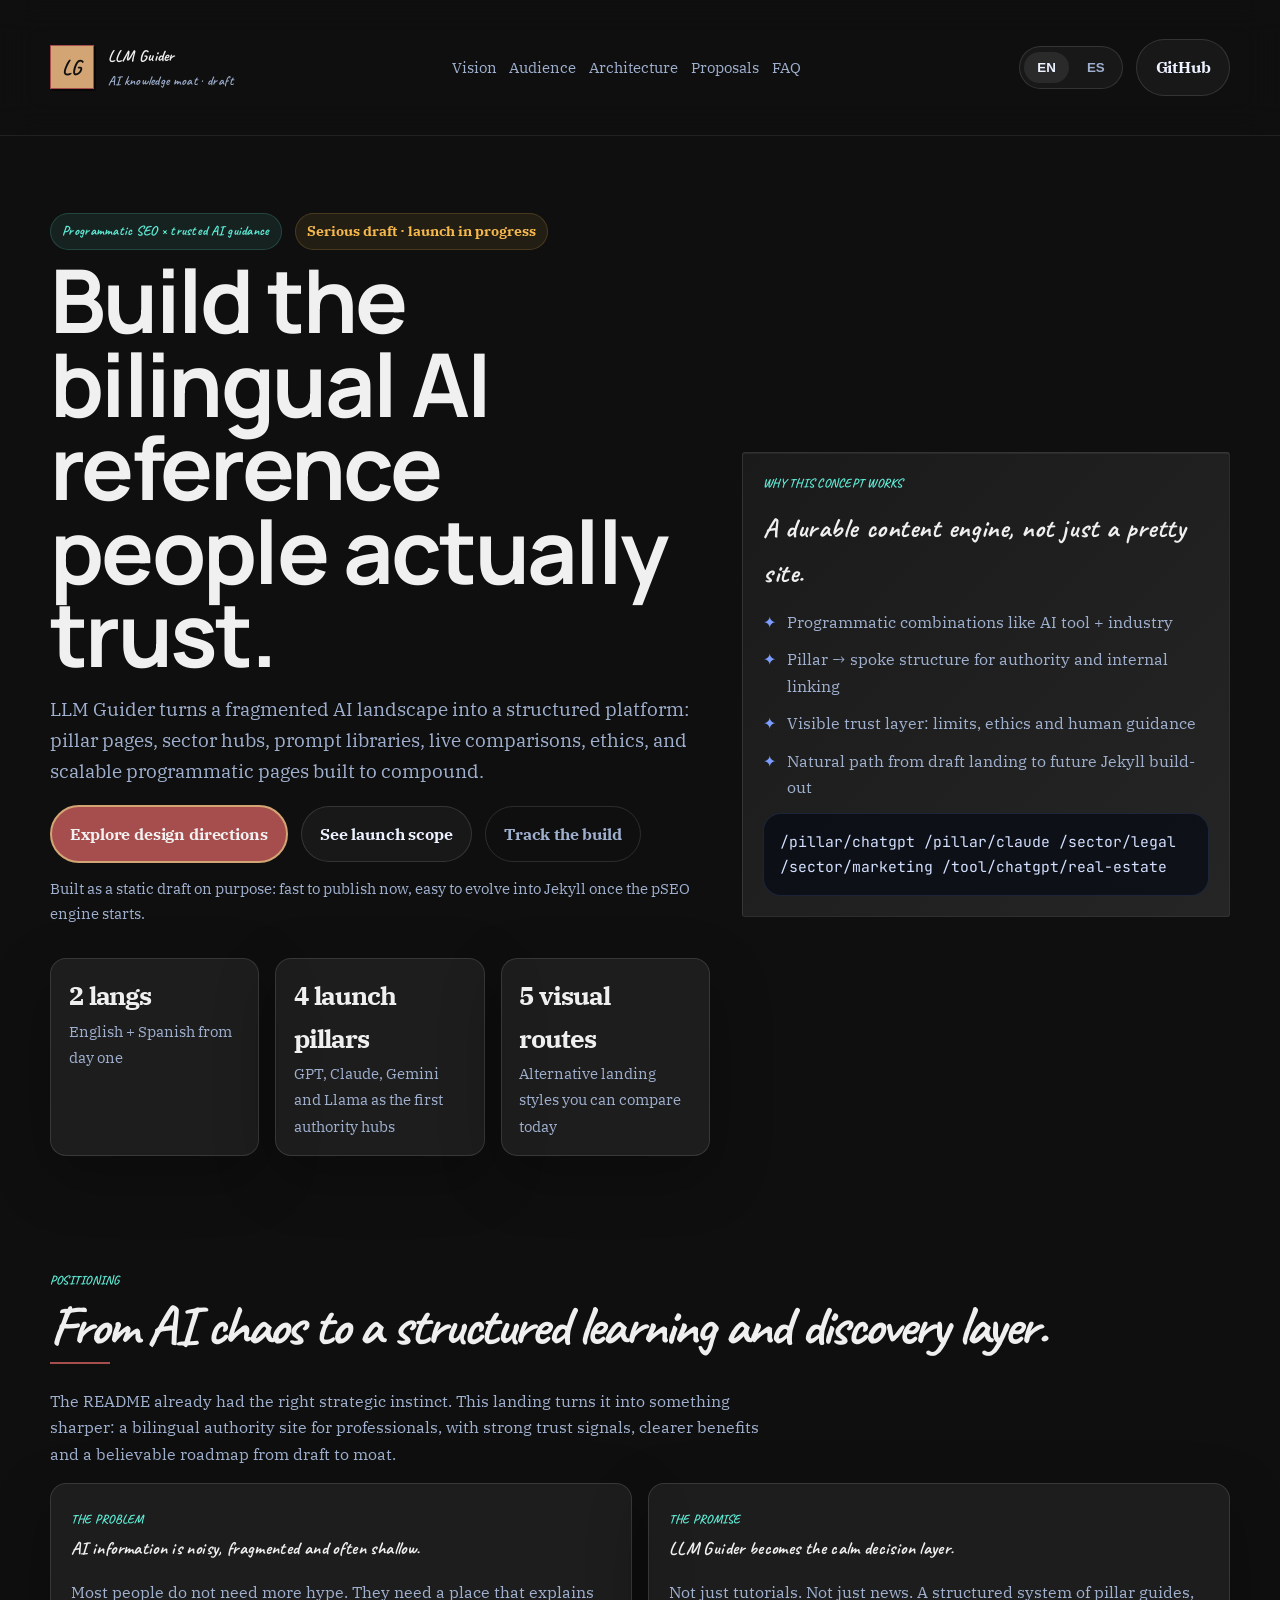
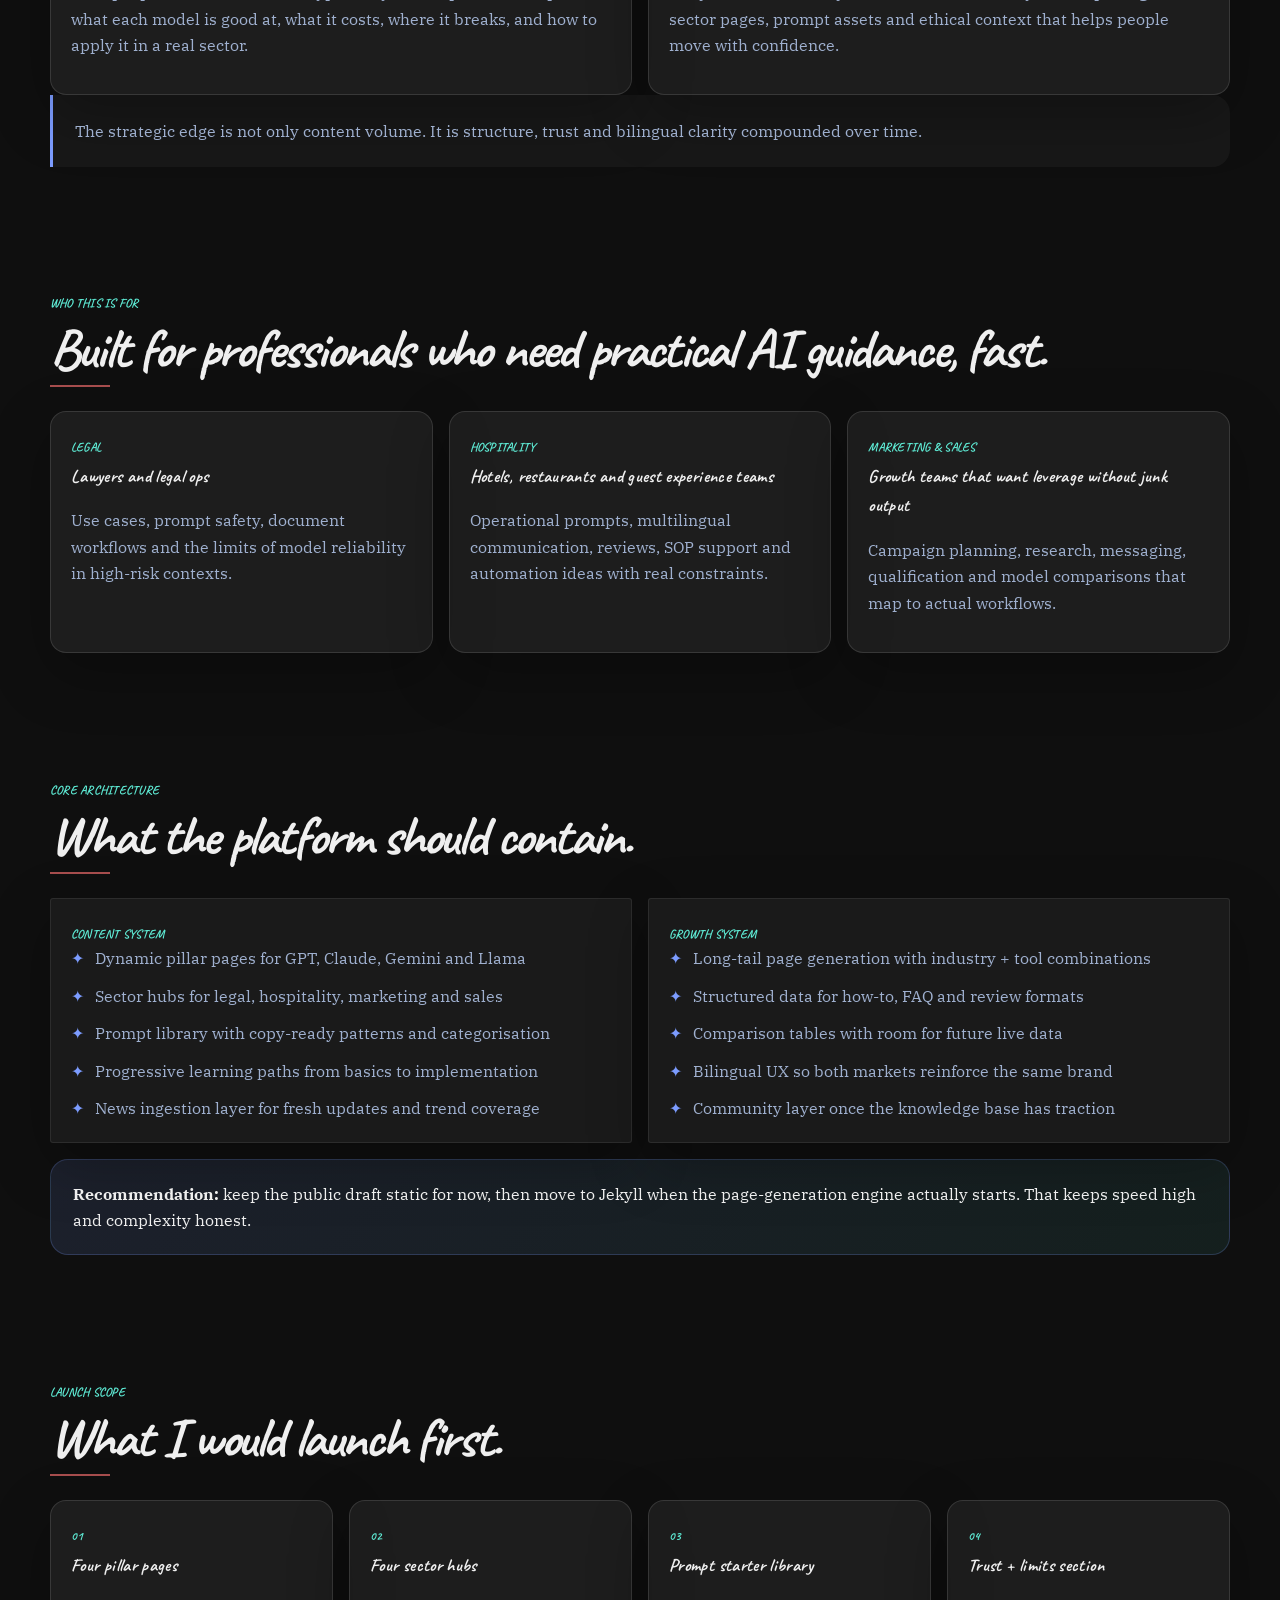
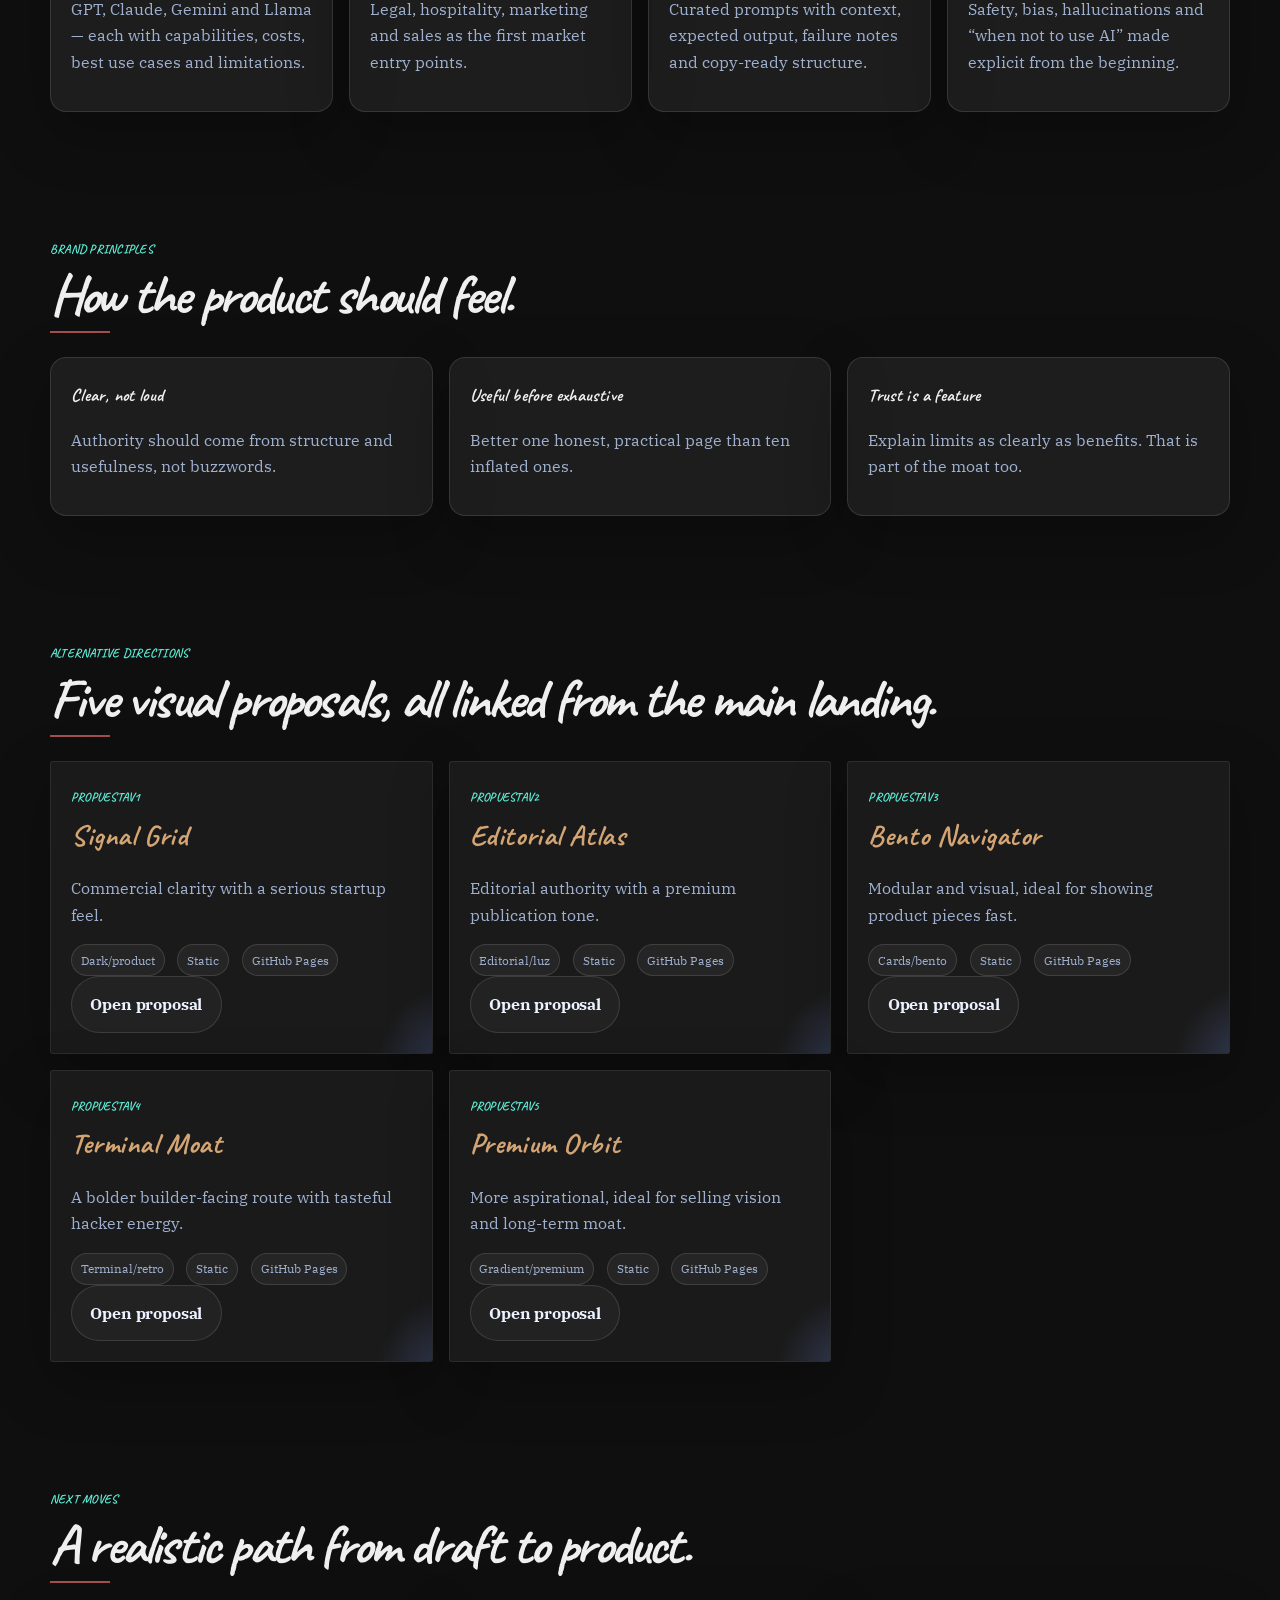
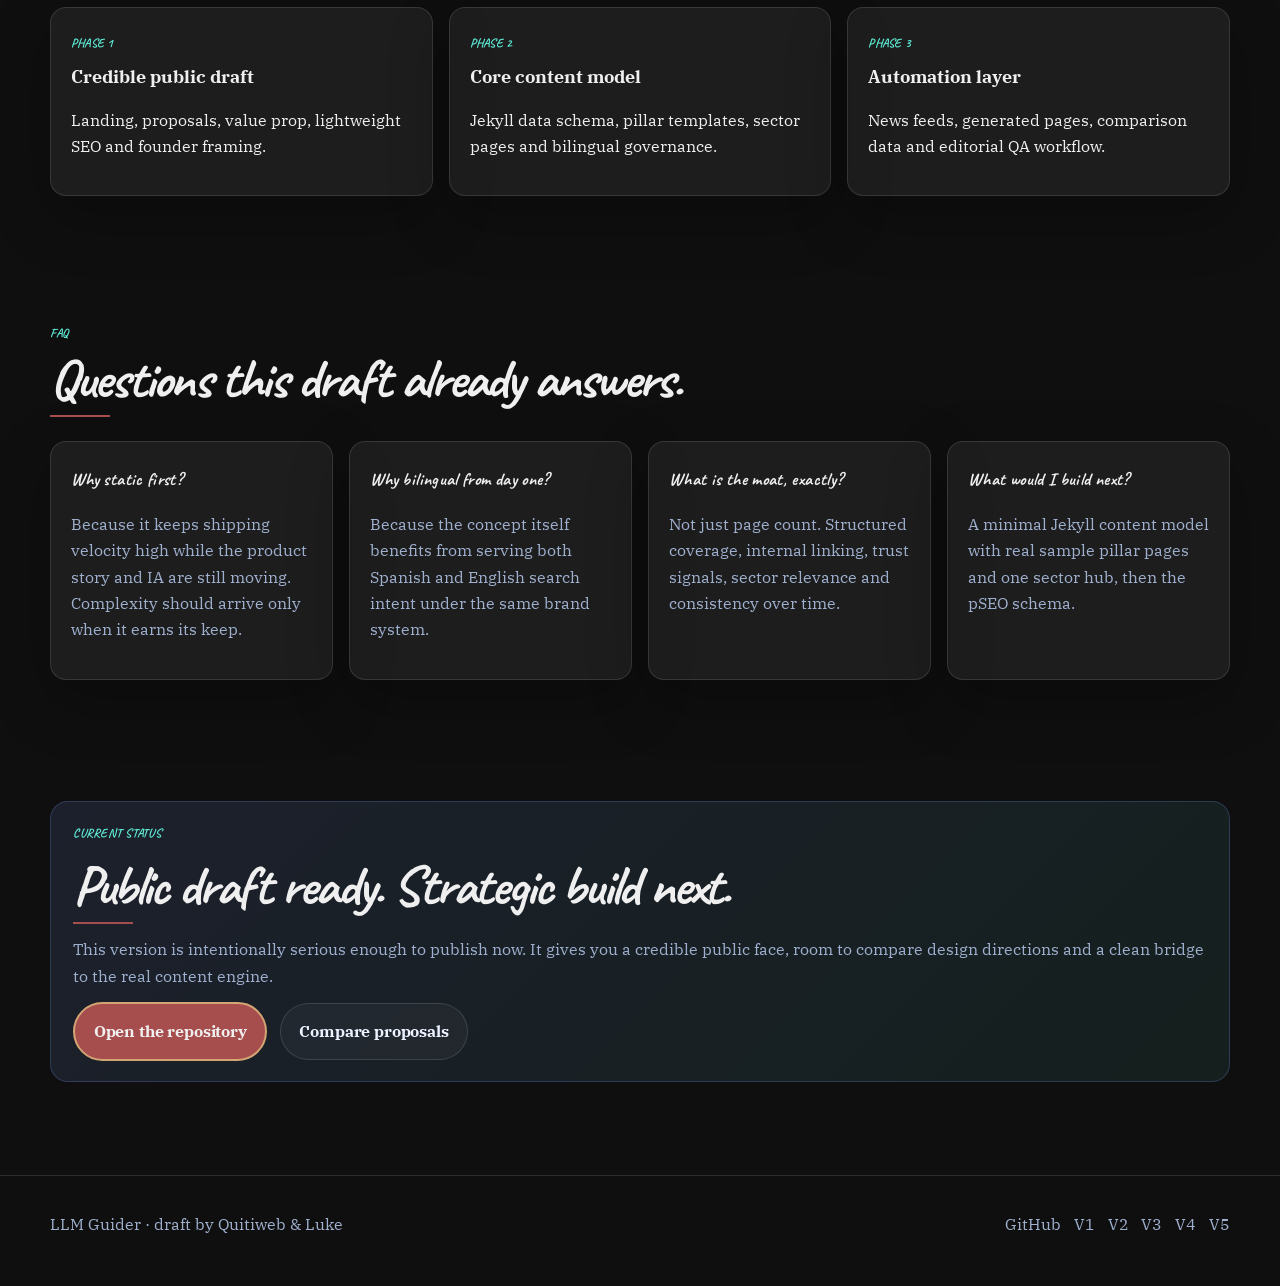
<file: index.html>
<!doctype html>
<html lang="en">
<head>
  <title>LLM Guider — Build the AI knowledge moat</title>
  <meta name="description" content="LLM Guider is a bilingual AI knowledge platform concept: pillar pages, programmatic SEO, sector hubs, prompt libraries, and trustworthy guidance for real professionals.">
  <meta property="og:title" content="LLM Guider — Build the AI knowledge moat">
  <meta property="og:description" content="A serious draft for a scalable bilingual AI authority site built around programmatic SEO, sector hubs and trustworthy learning paths.">
  <meta property="og:type" content="website">
  <meta property="og:url" content="https://guider.quitiweb.com/">
  <meta property="og:image" content="https://guider.quitiweb.com/assets/og-preview.svg">
  <meta name="twitter:card" content="summary_large_image">
  <meta name="twitter:title" content="LLM Guider — Build the AI knowledge moat">
  <meta name="twitter:description" content="Bilingual AI authority platform draft with sector hubs, pSEO and trustworthy guidance.">
  <meta name="twitter:image" content="https://guider.quitiweb.com/assets/og-preview.svg">
  <meta charset="utf-8">
  <meta name="viewport" content="width=device-width, initial-scale=1">
  <meta name="theme-color" content="#08111f">
  <link rel="icon" href="/assets/favicon.svg" type="image/svg+xml">
  <link rel="preconnect" href="https://fonts.googleapis.com">
  <link rel="preconnect" href="https://fonts.gstatic.com" crossorigin>
  <link href="https://fonts.googleapis.com/css2?family=Inter:wght@400;500;600;700;800&family=JetBrains+Mono:wght@400;600;700&family=Manrope:wght@600;700;800&family=Caveat:wght@400;700&family=IBM+Plex+Serif:ital,wght@0,400;0,600;0,700;1,400&display=swap" rel="stylesheet">
  <link rel="stylesheet" href="/assets/site.css">
  <style>
    /* ══════════════════════════════════════════════════
       DARK EDITORIAL MAGAZINE · Caveat + IBM Plex Serif
       Hand-drawn headlines, serif body, modular card layout
       ══════════════════════════════════════════════════ */
    :root {
      --paper-dark: #0f0f0f;
      --paper-mid: #1a1a1a;
      --paper-light: #f0f0f0;
      --accent-gold: #d4a574;
      --accent-rust: #a64d4d;
      --text-primary: #efefef;
      --text-secondary: #b8b8b8;
      --border-color: rgba(255,255,255,0.08);
      --radius: 3px;
    }

    body {
      background: var(--paper-dark);
      color: var(--text-primary);
      font-family: 'IBM Plex Serif', Georgia, serif;
      line-height: 1.65;
    }

    h1, h2, h3, .brand, .brand-mark, .eyebrow, .kicker, .display {
      font-family: 'Caveat', cursive;
      font-weight: 700;
      letter-spacing: 0.02em;
    }

    .site-header {
      background: transparent;
      border-bottom: 1px solid var(--border-color);
      padding: 1.5rem 0;
    }

    .brand-mark {
      width: 44px;
      height: 44px;
      border-radius: 0;
      background: var(--accent-gold);
      color: var(--paper-dark);
      font-size: 1.3rem;
      border: 1px solid var(--accent-rust);
      box-shadow: 2px 2px 0 rgba(0,0,0,0.5);
    }

    .hero h1 {
      font-size: clamp(3.8rem, 10vw, 5.5rem);
      line-height: 0.95;
      color: var(--paper-light);
      margin: 0.5rem 0 1rem;
      letter-spacing: -0.03em;
    }

    .button-primary {
      background: var(--accent-rust);
      border: 2px solid var(--accent-gold);
      color: var(--paper-light);
    }

    .button-primary:hover {
      background: var(--accent-gold);
      color: var(--paper-dark);
    }

    .card, .proposal-card {
      background: var(--paper-mid);
      border: 1px solid var(--border-color);
      border-radius: var(--radius);
    }

    .card h3, .proposal-card h3 {
      font-size: 1.8rem;
      color: var(--accent-gold);
      font-family: 'Caveat', cursive;
      font-weight: 700;
    }

    .hero-card {
      background: linear-gradient(135deg, var(--paper-mid), #252525);
      border: 1px solid var(--border-color);
      box-shadow: inset 0 1px 0 rgba(255,255,255,0.06);
    }

    .section h2 {
      font-size: clamp(2rem, 5vw, 3.5rem);
      color: var(--text-primary);
      font-family: 'Caveat', cursive;
      position: relative;
      margin-bottom: 1.5rem;
    }

    .section h2::after {
      content: '';
      display: block;
      width: 60px;
      height: 2px;
      background: var(--accent-rust);
      margin-top: 0.5rem;
    }

    @media (max-width: 768px) {
      .hero-grid {
        grid-template-columns: 1fr;
      }
    }
  </style>
  <script type="application/ld+json">{
    "@context": "https://schema.org",
    "@type": "WebSite",
    "name": "LLM Guider",
    "url": "https://guider.quitiweb.com/",
    "description": "Bilingual AI knowledge platform draft focused on programmatic SEO, learning paths, sector hubs and trustworthy guidance.",
    "inLanguage": ["en", "es"],
    "creator": [{"@type": "Person", "name": "Quitiweb"}, {"@type": "Person", "name": "Luke"}]
  }</script>
</head>
<body>
<header class="site-header">
  <div class="container nav">
    <a class="brand" href="/"><span class="brand-mark">LG</span><span>LLM Guider<small>AI knowledge moat · draft</small></span></a>
    <div class="nav-links">
      <a href="#vision"><span class="inline-lang" data-lang="en">Vision</span><span class="inline-lang" data-lang="es">Visión</span></a>
      <a href="#audience"><span class="inline-lang" data-lang="en">Audience</span><span class="inline-lang" data-lang="es">Audiencia</span></a>
      <a href="#architecture"><span class="inline-lang" data-lang="en">Architecture</span><span class="inline-lang" data-lang="es">Arquitectura</span></a>
      <a href="#proposals"><span class="inline-lang" data-lang="en">Proposals</span><span class="inline-lang" data-lang="es">Propuestas</span></a>
      <a href="#faq">FAQ</a>
    </div>
    <div class="nav-actions">
      <div class="toggle-group" aria-label="Language toggle"><button type="button" data-set-lang="en">EN</button><button type="button" data-set-lang="es">ES</button></div>
      <a class="button button-secondary" href="https://github.com/Quitiweb/llm-guider">GitHub</a>
    </div>
  </div>
</header>
<main>
<section class="hero"><div class="container hero-grid"><div>
<div class="badge-row"><span class="eyebrow">Programmatic SEO × trusted AI guidance</span><span class="status-chip"><span class="inline-lang" data-lang="en">Serious draft · launch in progress</span><span class="inline-lang" data-lang="es">Draft serio · lanzamiento en marcha</span></span></div>
<div data-lang="en"><h1>Build the bilingual AI reference people actually trust.</h1></div>
<div data-lang="es"><h1>Construid la referencia bilingüe sobre IA en la que la gente sí confíe.</h1></div>
<div data-lang="en"><p class="lead">LLM Guider turns a fragmented AI landscape into a structured platform: pillar pages, sector hubs, prompt libraries, live comparisons, ethics, and scalable programmatic pages built to compound.</p></div>
<div data-lang="es"><p class="lead">LLM Guider convierte un panorama de IA fragmentado en una plataforma estructurada: páginas pilar, hubs sectoriales, biblioteca de prompts, comparativas vivas, ética y páginas programáticas pensadas para escalar.</p></div>
<div class="hero-actions">
<a class="button button-primary" href="#proposals"><span class="inline-lang" data-lang="en">Explore design directions</span><span class="inline-lang" data-lang="es">Ver propuestas de diseño</span></a>
<a class="button button-secondary" href="#launch-scope"><span class="inline-lang" data-lang="en">See launch scope</span><span class="inline-lang" data-lang="es">Ver alcance inicial</span></a>
<a class="button button-ghost" href="https://github.com/Quitiweb/llm-guider"><span class="inline-lang" data-lang="en">Track the build</span><span class="inline-lang" data-lang="es">Seguir el build</span></a>
</div>
<div data-lang="en"><p class="hero-note">Built as a static draft on purpose: fast to publish now, easy to evolve into Jekyll once the pSEO engine starts.</p></div>
<div data-lang="es"><p class="hero-note">Hecho en estático a propósito: rápido de publicar ahora y fácil de evolucionar a Jekyll cuando arranque el motor de pSEO.</p></div>
<div class="metrics"><div class="metric"><strong>2 langs</strong><span><span class="inline-lang" data-lang="en">English + Spanish from day one</span><span class="inline-lang" data-lang="es">Inglés + español desde el día uno</span></span></div><div class="metric"><strong>4 launch pillars</strong><span><span class="inline-lang" data-lang="en">GPT, Claude, Gemini and Llama as the first authority hubs</span><span class="inline-lang" data-lang="es">GPT, Claude, Gemini y Llama como primeros hubs de autoridad</span></span></div><div class="metric"><strong>5 visual routes</strong><span><span class="inline-lang" data-lang="en">Alternative landing styles you can compare today</span><span class="inline-lang" data-lang="es">Cinco estilos de landing comparables desde ya</span></span></div></div>
</div>
<aside class="hero-card"><div class="stack"><span class="kicker"><span class="inline-lang" data-lang="en">Why this concept works</span><span class="inline-lang" data-lang="es">Por qué funciona esta idea</span></span>
<div data-lang="en"><h2 style="font-size:1.7rem; margin:0;">A durable content engine, not just a pretty site.</h2></div>
<div data-lang="es"><h2 style="font-size:1.7rem; margin:0;">Un motor de contenido duradero, no solo una web bonita.</h2></div>
<ul class="list"><li><span class="inline-lang" data-lang="en">Programmatic combinations like AI tool + industry</span><span class="inline-lang" data-lang="es">Combinaciones programáticas como herramienta IA + industria</span></li><li><span class="inline-lang" data-lang="en">Pillar → spoke structure for authority and internal linking</span><span class="inline-lang" data-lang="es">Estructura pillar → spoke para autoridad y enlazado interno</span></li><li><span class="inline-lang" data-lang="en">Visible trust layer: limits, ethics and human guidance</span><span class="inline-lang" data-lang="es">Capa visible de confianza: límites, ética y guía humana</span></li><li><span class="inline-lang" data-lang="en">Natural path from draft landing to future Jekyll build-out</span><span class="inline-lang" data-lang="es">Camino natural desde el draft hasta un futuro despliegue en Jekyll</span></li></ul>
<div class="code-block">/pillar/chatgpt
/pillar/claude
/sector/legal
/sector/marketing
/tool/chatgpt/real-estate</div></div></aside>
</div></section>

<section id="vision" class="section"><div class="container"><span class="kicker"><span class="inline-lang" data-lang="en">Positioning</span><span class="inline-lang" data-lang="es">Posicionamiento</span></span>
<div data-lang="en"><h2>From AI chaos to a structured learning and discovery layer.</h2></div>
<div data-lang="es"><h2>Del caos de la IA a una capa estructurada de aprendizaje y descubrimiento.</h2></div>
<div data-lang="en"><p class="section-intro">The README already had the right strategic instinct. This landing turns it into something sharper: a bilingual authority site for professionals, with strong trust signals, clearer benefits and a believable roadmap from draft to moat.</p></div>
<div data-lang="es"><p class="section-intro">El README ya tenía el instinto estratégico correcto. Esta landing lo convierte en algo más afilado: un sitio bilingüe de autoridad para profesionales, con señales de confianza más fuertes, beneficios más claros y una hoja de ruta creíble desde draft hasta moat.</p></div>
<div class="story-grid">
<article class="story-card"><span class="kicker"><span class="inline-lang" data-lang="en">The problem</span><span class="inline-lang" data-lang="es">El problema</span></span><div data-lang="en"><h3>AI information is noisy, fragmented and often shallow.</h3><p>Most people do not need more hype. They need a place that explains what each model is good at, what it costs, where it breaks, and how to apply it in a real sector.</p></div>
<div data-lang="es"><h3>La información sobre IA es ruidosa, fragmentada y muchas veces superficial.</h3><p>La mayoría no necesita más hype. Necesita un lugar que explique para qué sirve cada modelo, cuánto cuesta, dónde falla y cómo aplicarlo en un sector real.</p></div></article>
<article class="story-card"><span class="kicker"><span class="inline-lang" data-lang="en">The promise</span><span class="inline-lang" data-lang="es">La promesa</span></span><div data-lang="en"><h3>LLM Guider becomes the calm decision layer.</h3><p>Not just tutorials. Not just news. A structured system of pillar guides, sector pages, prompt assets and ethical context that helps people move with confidence.</p></div>
<div data-lang="es"><h3>LLM Guider se convierte en la capa serena de decisión.</h3><p>No solo tutoriales. No solo noticias. Un sistema estructurado de guías pilar, páginas sectoriales, assets de prompts y contexto ético para avanzar con confianza.</p></div></article>
</div>
<div class="quote"><span class="inline-lang" data-lang="en">The strategic edge is not only content volume. It is structure, trust and bilingual clarity compounded over time.</span><span class="inline-lang" data-lang="es">La ventaja estratégica no es solo el volumen de contenido. Es estructura, confianza y claridad bilingüe compuestas en el tiempo.</span></div>
</div></section>

<section id="audience" class="section"><div class="container"><span class="kicker"><span class="inline-lang" data-lang="en">Who this is for</span><span class="inline-lang" data-lang="es">Para quién es</span></span>
<div data-lang="en"><h2>Built for professionals who need practical AI guidance, fast.</h2></div>
<div data-lang="es"><h2>Hecho para profesionales que necesitan guía práctica sobre IA, rápido.</h2></div>
<div class="audience-grid">
<article class="audience-card"><span class="kicker">Legal</span><div data-lang="en"><h3>Lawyers and legal ops</h3><p>Use cases, prompt safety, document workflows and the limits of model reliability in high-risk contexts.</p></div>
<div data-lang="es"><h3>Abogados y legal ops</h3><p>Casos de uso, seguridad en prompts, flujos documentales y límites de fiabilidad en contextos de riesgo.</p></div></article>
<article class="audience-card"><span class="kicker">Hospitality</span><div data-lang="en"><h3>Hotels, restaurants and guest experience teams</h3><p>Operational prompts, multilingual communication, reviews, SOP support and automation ideas with real constraints.</p></div>
<div data-lang="es"><h3>Hoteles, restaurantes y equipos de experiencia de cliente</h3><p>Prompts operativos, comunicación multilingüe, reseñas, apoyo a SOPs e ideas de automatización con restricciones reales.</p></div></article>
<article class="audience-card"><span class="kicker">Marketing & Sales</span><div data-lang="en"><h3>Growth teams that want leverage without junk output</h3><p>Campaign planning, research, messaging, qualification and model comparisons that map to actual workflows.</p></div>
<div data-lang="es"><h3>Equipos de growth que quieren palanca sin basura generada</h3><p>Planificación de campañas, research, mensajería, cualificación y comparativas de modelos ligadas a flujos reales.</p></div></article>
</div>
</div></section>

<section id="architecture" class="section"><div class="container"><span class="kicker"><span class="inline-lang" data-lang="en">Core architecture</span><span class="inline-lang" data-lang="es">Arquitectura base</span></span>
<div data-lang="en"><h2>What the platform should contain.</h2></div>
<div data-lang="es"><h2>Qué debería contener la plataforma.</h2></div>
<div class="grid-2"><article class="card"><span class="kicker"><span class="inline-lang" data-lang="en">Content system</span><span class="inline-lang" data-lang="es">Sistema de contenido</span></span><ul class="list"><li><span class="inline-lang" data-lang="en">Dynamic pillar pages for GPT, Claude, Gemini and Llama</span><span class="inline-lang" data-lang="es">Páginas pilar dinámicas para GPT, Claude, Gemini y Llama</span></li><li><span class="inline-lang" data-lang="en">Sector hubs for legal, hospitality, marketing and sales</span><span class="inline-lang" data-lang="es">Hubs sectoriales para legal, hostelería, marketing y ventas</span></li><li><span class="inline-lang" data-lang="en">Prompt library with copy-ready patterns and categorisation</span><span class="inline-lang" data-lang="es">Biblioteca de prompts con patrones listos para copiar y categorizar</span></li><li><span class="inline-lang" data-lang="en">Progressive learning paths from basics to implementation</span><span class="inline-lang" data-lang="es">Rutas progresivas desde conceptos básicos hasta implementación</span></li><li><span class="inline-lang" data-lang="en">News ingestion layer for fresh updates and trend coverage</span><span class="inline-lang" data-lang="es">Capa de ingestión de noticias para actualidad y tendencias</span></li></ul></article>
<article class="card"><span class="kicker"><span class="inline-lang" data-lang="en">Growth system</span><span class="inline-lang" data-lang="es">Sistema de crecimiento</span></span><ul class="list"><li><span class="inline-lang" data-lang="en">Long-tail page generation with industry + tool combinations</span><span class="inline-lang" data-lang="es">Generación long-tail con combinaciones industria + herramienta</span></li><li><span class="inline-lang" data-lang="en">Structured data for how-to, FAQ and review formats</span><span class="inline-lang" data-lang="es">Datos estructurados para tutoriales, FAQs y reseñas</span></li><li><span class="inline-lang" data-lang="en">Comparison tables with room for future live data</span><span class="inline-lang" data-lang="es">Tablas comparativas con hueco para datos vivos</span></li><li><span class="inline-lang" data-lang="en">Bilingual UX so both markets reinforce the same brand</span><span class="inline-lang" data-lang="es">UX bilingüe para reforzar la misma marca en ambos mercados</span></li><li><span class="inline-lang" data-lang="en">Community layer once the knowledge base has traction</span><span class="inline-lang" data-lang="es">Capa de comunidad cuando la base de conocimiento tenga tracción</span></li></ul></article></div>
<div class="callout" style="margin-top:1rem;"><div data-lang="en"><strong>Recommendation:</strong> keep the public draft static for now, then move to Jekyll when the page-generation engine actually starts. That keeps speed high and complexity honest.</div>
<div data-lang="es"><strong>Recomendación:</strong> mantened el draft público en estático por ahora y pasad a Jekyll cuando empiece de verdad el motor de generación de páginas. Así mantenéis velocidad alta y complejidad honesta.</div></div>
</div></section>

<section id="launch-scope" class="section"><div class="container"><span class="kicker"><span class="inline-lang" data-lang="en">Launch scope</span><span class="inline-lang" data-lang="es">Alcance inicial</span></span>
<div data-lang="en"><h2>What I would launch first.</h2></div>
<div data-lang="es"><h2>Lo que yo lanzaría primero.</h2></div>
<div class="grid-4">
<article class="mini-card"><span class="kicker">01</span><div data-lang="en"><h3>Four pillar pages</h3><p>GPT, Claude, Gemini and Llama — each with capabilities, costs, best use cases and limitations.</p></div>
<div data-lang="es"><h3>Cuatro páginas pilar</h3><p>GPT, Claude, Gemini y Llama — cada una con capacidades, costes, mejores usos y limitaciones.</p></div></article>
<article class="mini-card"><span class="kicker">02</span><div data-lang="en"><h3>Four sector hubs</h3><p>Legal, hospitality, marketing and sales as the first market entry points.</p></div>
<div data-lang="es"><h3>Cuatro hubs sectoriales</h3><p>Legal, hostelería, marketing y ventas como primeros puntos de entrada.</p></div></article>
<article class="mini-card"><span class="kicker">03</span><div data-lang="en"><h3>Prompt starter library</h3><p>Curated prompts with context, expected output, failure notes and copy-ready structure.</p></div>
<div data-lang="es"><h3>Biblioteca inicial de prompts</h3><p>Prompts curados con contexto, salida esperada, notas de fallo y estructura lista para copiar.</p></div></article>
<article class="mini-card"><span class="kicker">04</span><div data-lang="en"><h3>Trust + limits section</h3><p>Safety, bias, hallucinations and “when not to use AI” made explicit from the beginning.</p></div>
<div data-lang="es"><h3>Sección de confianza y límites</h3><p>Seguridad, sesgos, alucinaciones y “cuándo no usar IA” explícitos desde el principio.</p></div></article>
</div>
</div></section>

<section class="section"><div class="container"><span class="kicker"><span class="inline-lang" data-lang="en">Brand principles</span><span class="inline-lang" data-lang="es">Principios de marca</span></span>
<div data-lang="en"><h2>How the product should feel.</h2></div>
<div data-lang="es"><h2>Cómo debería sentirse el producto.</h2></div>
<div class="principles-grid">
<article class="principle"><div data-lang="en"><h3>Clear, not loud</h3><p>Authority should come from structure and usefulness, not buzzwords.</p></div>
<div data-lang="es"><h3>Claro, no ruidoso</h3><p>La autoridad debe venir de la estructura y la utilidad, no de las buzzwords.</p></div></article>
<article class="principle"><div data-lang="en"><h3>Useful before exhaustive</h3><p>Better one honest, practical page than ten inflated ones.</p></div>
<div data-lang="es"><h3>Útil antes que exhaustivo</h3><p>Mejor una página honesta y práctica que diez infladas.</p></div></article>
<article class="principle"><div data-lang="en"><h3>Trust is a feature</h3><p>Explain limits as clearly as benefits. That is part of the moat too.</p></div>
<div data-lang="es"><h3>La confianza es una feature</h3><p>Explicar límites tan claro como beneficios. Eso también forma parte del moat.</p></div></article>
</div>
</div></section>

<section id="proposals" class="section"><div class="container"><span class="kicker"><span class="inline-lang" data-lang="en">Alternative directions</span><span class="inline-lang" data-lang="es">Direcciones alternativas</span></span>
<div data-lang="en"><h2>Five visual proposals, all linked from the main landing.</h2></div>
<div data-lang="es"><h2>Cinco propuestas visuales, todas enlazadas desde la landing principal.</h2></div>
<div class="proposal-grid"><article class="proposal-card"><span class="kicker">propuestav1</span><h3>Signal Grid</h3><div data-lang="en"><p>Commercial clarity with a serious startup feel.</p></div>
<div data-lang="es"><p>Mezcla claridad comercial y look startup serio.</p></div><div class="tag-row"><span class="tag">Dark/product</span><span class="tag">Static</span><span class="tag">GitHub Pages</span></div><a class="button button-secondary" href="/propuestav1/"><span class="inline-lang" data-lang="en">Open proposal</span><span class="inline-lang" data-lang="es">Abrir propuesta</span></a></article><article class="proposal-card"><span class="kicker">propuestav2</span><h3>Editorial Atlas</h3><div data-lang="en"><p>Editorial authority with a premium publication tone.</p></div>
<div data-lang="es"><p>Más magazine + autoridad, ideal si queréis sonar a medio premium.</p></div><div class="tag-row"><span class="tag">Editorial/luz</span><span class="tag">Static</span><span class="tag">GitHub Pages</span></div><a class="button button-secondary" href="/propuestav2/"><span class="inline-lang" data-lang="en">Open proposal</span><span class="inline-lang" data-lang="es">Abrir propuesta</span></a></article><article class="proposal-card"><span class="kicker">propuestav3</span><h3>Bento Navigator</h3><div data-lang="en"><p>Modular and visual, ideal for showing product pieces fast.</p></div>
<div data-lang="es"><p>Muy visual, modular y preparado para enseñar features rápidamente.</p></div><div class="tag-row"><span class="tag">Cards/bento</span><span class="tag">Static</span><span class="tag">GitHub Pages</span></div><a class="button button-secondary" href="/propuestav3/"><span class="inline-lang" data-lang="en">Open proposal</span><span class="inline-lang" data-lang="es">Abrir propuesta</span></a></article><article class="proposal-card"><span class="kicker">propuestav4</span><h3>Terminal Moat</h3><div data-lang="en"><p>A bolder builder-facing route with tasteful hacker energy.</p></div>
<div data-lang="es"><p>Más atrevida: guiño builder, infra y cultura hacker elegante.</p></div><div class="tag-row"><span class="tag">Terminal/retro</span><span class="tag">Static</span><span class="tag">GitHub Pages</span></div><a class="button button-secondary" href="/propuestav4/"><span class="inline-lang" data-lang="en">Open proposal</span><span class="inline-lang" data-lang="es">Abrir propuesta</span></a></article><article class="proposal-card"><span class="kicker">propuestav5</span><h3>Premium Orbit</h3><div data-lang="en"><p>More aspirational, ideal for selling vision and long-term moat.</p></div>
<div data-lang="es"><p>Más aspiracional, perfecta si queréis vender visión y moat.</p></div><div class="tag-row"><span class="tag">Gradient/premium</span><span class="tag">Static</span><span class="tag">GitHub Pages</span></div><a class="button button-secondary" href="/propuestav5/"><span class="inline-lang" data-lang="en">Open proposal</span><span class="inline-lang" data-lang="es">Abrir propuesta</span></a></article></div>
</div></section>

<section id="roadmap" class="section"><div class="container"><span class="kicker"><span class="inline-lang" data-lang="en">Next moves</span><span class="inline-lang" data-lang="es">Siguientes pasos</span></span>
<div data-lang="en"><h2>A realistic path from draft to product.</h2></div>
<div data-lang="es"><h2>Un camino realista desde draft a producto.</h2></div>
<div class="timeline"><article class="timeline-step"><span class="kicker">Phase 1</span><div data-lang="en"><strong>Credible public draft</strong><p>Landing, proposals, value prop, lightweight SEO and founder framing.</p></div>
<div data-lang="es"><strong>Draft público creíble</strong><p>Landing, propuestas, propuesta de valor, SEO ligero y framing fundador.</p></div></article><article class="timeline-step"><span class="kicker">Phase 2</span><div data-lang="en"><strong>Core content model</strong><p>Jekyll data schema, pillar templates, sector pages and bilingual governance.</p></div>
<div data-lang="es"><strong>Modelo de contenido base</strong><p>Esquema de datos en Jekyll, plantillas pilar, páginas de sector y gobierno bilingüe.</p></div></article><article class="timeline-step"><span class="kicker">Phase 3</span><div data-lang="en"><strong>Automation layer</strong><p>News feeds, generated pages, comparison data and editorial QA workflow.</p></div>
<div data-lang="es"><strong>Capa de automatización</strong><p>Feeds de noticias, páginas generadas, datos comparativos y flujo editorial con QA.</p></div></article></div>
</div></section>

<section id="faq" class="section"><div class="container"><span class="kicker">FAQ</span>
<div data-lang="en"><h2>Questions this draft already answers.</h2></div>
<div data-lang="es"><h2>Preguntas que este draft ya responde.</h2></div>
<div class="faq-grid">
<article class="faq-item"><div data-lang="en"><h3>Why static first?</h3><p>Because it keeps shipping velocity high while the product story and IA are still moving. Complexity should arrive only when it earns its keep.</p></div>
<div data-lang="es"><h3>¿Por qué estático primero?</h3><p>Porque mantiene alta la velocidad de publicación mientras la historia del producto y la arquitectura de información aún se mueven. La complejidad debe llegar solo cuando se la gane.</p></div></article>
<article class="faq-item"><div data-lang="en"><h3>Why bilingual from day one?</h3><p>Because the concept itself benefits from serving both Spanish and English search intent under the same brand system.</p></div>
<div data-lang="es"><h3>¿Por qué bilingüe desde el día uno?</h3><p>Porque el propio concepto se beneficia de servir intención de búsqueda en español e inglés bajo el mismo sistema de marca.</p></div></article>
<article class="faq-item"><div data-lang="en"><h3>What is the moat, exactly?</h3><p>Not just page count. Structured coverage, internal linking, trust signals, sector relevance and consistency over time.</p></div>
<div data-lang="es"><h3>¿Qué es exactamente el moat?</h3><p>No solo cantidad de páginas. Cobertura estructurada, enlazado interno, señales de confianza, relevancia sectorial y consistencia en el tiempo.</p></div></article>
<article class="faq-item"><div data-lang="en"><h3>What would I build next?</h3><p>A minimal Jekyll content model with real sample pillar pages and one sector hub, then the pSEO schema.</p></div>
<div data-lang="es"><h3>¿Qué construiría después?</h3><p>Un modelo mínimo en Jekyll con páginas pilar reales de muestra y un hub sectorial, y después el esquema pSEO.</p></div></article>
</div>
</div></section>

<section class="section"><div class="container launch-panel"><span class="kicker"><span class="inline-lang" data-lang="en">Current status</span><span class="inline-lang" data-lang="es">Estado actual</span></span>
<div data-lang="en"><h2 style="margin:0;">Public draft ready. Strategic build next.</h2></div>
<div data-lang="es"><h2 style="margin:0;">Draft público listo. El siguiente paso es construcción estratégica.</h2></div>
<div data-lang="en"><p class="section-intro" style="margin:0; max-width:none;">This version is intentionally serious enough to publish now. It gives you a credible public face, room to compare design directions and a clean bridge to the real content engine.</p></div>
<div data-lang="es"><p class="section-intro" style="margin:0; max-width:none;">Esta versión es intencionalmente lo bastante seria como para publicar ya. Os da una cara pública creíble, espacio para comparar direcciones visuales y un puente limpio hacia el motor real de contenido.</p></div>
<div class="cta-row"><a class="button button-primary" href="https://github.com/Quitiweb/llm-guider"><span class="inline-lang" data-lang="en">Open the repository</span><span class="inline-lang" data-lang="es">Abrir el repositorio</span></a><a class="button button-secondary" href="#proposals"><span class="inline-lang" data-lang="en">Compare proposals</span><span class="inline-lang" data-lang="es">Comparar propuestas</span></a></div>
</div></section>
</main>
<footer class="footer"><div class="container" style="display:flex; justify-content:space-between; gap:1rem; flex-wrap:wrap;"><div>LLM Guider · draft by Quitiweb & Luke</div><div style="display:flex; gap:.8rem; flex-wrap:wrap;"><a href="https://github.com/Quitiweb/llm-guider">GitHub</a><a href="/propuestav1/">V1</a><a href="/propuestav2/">V2</a><a href="/propuestav3/">V3</a><a href="/propuestav4/">V4</a><a href="/propuestav5/">V5</a></div></div></footer>
<script src="/assets/site.js"></script>
</body></html>
</file>
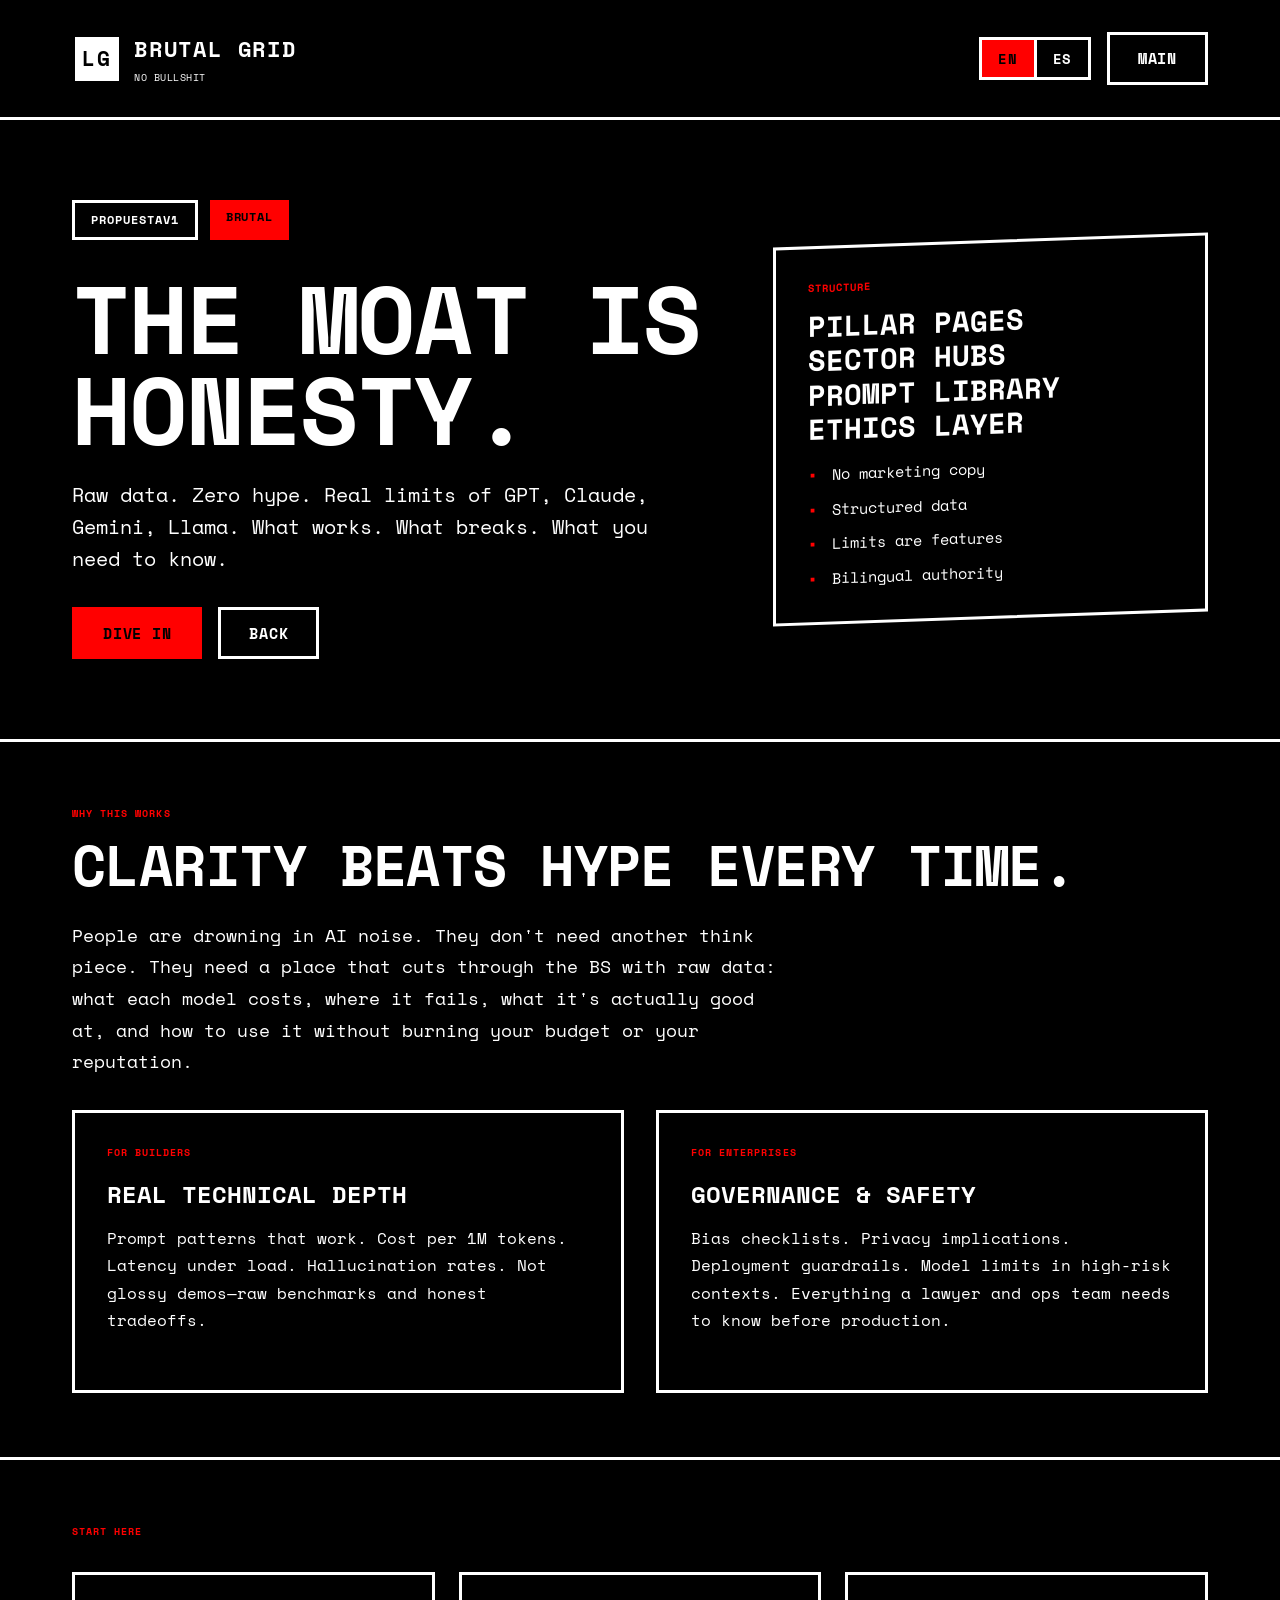
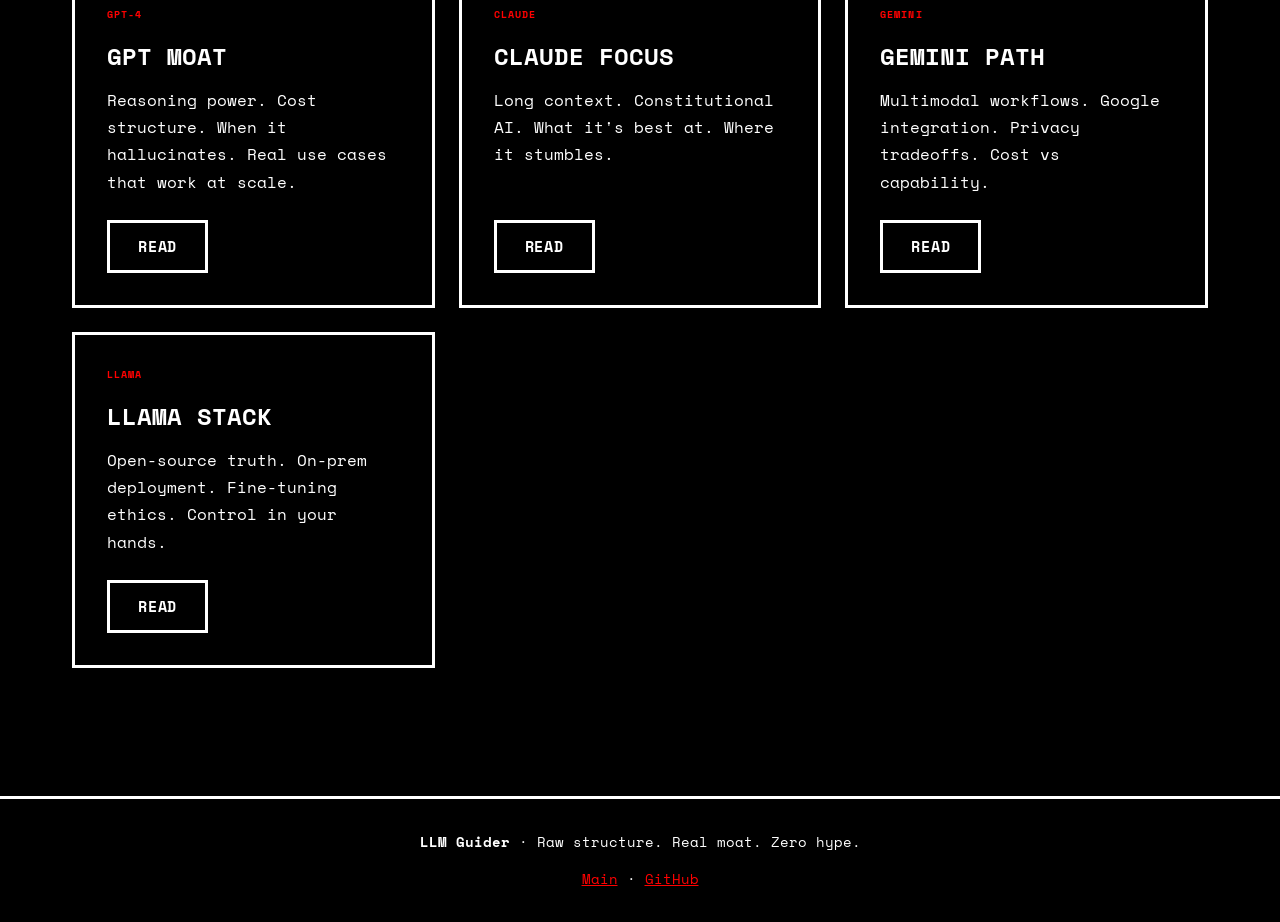
<file: propuestav1/index.html>
<!doctype html>
<html lang="en">
<head>
  <meta charset="utf-8">
  <meta name="viewport" content="width=device-width, initial-scale=1">
  <title>Brutal. Honest. Clear. | LLM Guider</title>
  <meta name="description" content="Unfiltered AI guidance. No bullshit. Just structure, data, and truth about LLMs.">
  <meta property="og:title" content="Brutal. Honest. Clear. | LLM Guider">
  <meta property="og:description" content="No bullshit. Just structure, data, and truth about LLMs.">
  <meta property="og:type" content="website">
  <meta property="og:image" content="https://guider.quitiweb.com/assets/og-preview.svg">
  <meta name="theme-color" content="#000000">
  <link rel="icon" href="/assets/favicon.svg" type="image/svg+xml">
  <link rel="preconnect" href="https://fonts.googleapis.com">
  <link rel="preconnect" href="https://fonts.gstatic.com" crossorigin>
  <link href="https://fonts.googleapis.com/css2?family=Space+Mono:wght@400;700&family=IBM+Plex+Mono:wght@400;600;700&display=swap" rel="stylesheet">
  <style>
    /* ══════════════════════════════════════════════════
       BRUTALIST RAW · Space Mono · stark B/W contrast
       No decoration. Sharp angles. Raw typography.
       ══════════════════════════════════════════════════ */
    * {
      margin: 0;
      padding: 0;
      box-sizing: border-box;
    }

    :root {
      --black: #000000;
      --white: #ffffff;
      --gray-dark: #1a1a1a;
      --gray-light: #e8e8e8;
      --accent: #ff0000;
      --border-width: 3px;
      --font-mono: 'Space Mono', monospace;
      --font-display: 'IBM Plex Mono', monospace;
    }

    html {
      scroll-behavior: smooth;
    }

    body {
      background: var(--black);
      color: var(--white);
      font-family: var(--font-mono);
      font-size: 16px;
      line-height: 1.5;
      -webkit-font-smoothing: subpixel-antialiased;
    }

    a {
      color: inherit;
      text-decoration: none;
    }

    a:hover {
      text-decoration: underline;
      text-decoration-color: var(--accent);
      text-decoration-thickness: 2px;
    }

    .container {
      max-width: 1200px;
      margin: 0 auto;
      padding: 0 2rem;
    }

    /* ── HEADER ── */
    .site-header {
      background: var(--black);
      border-bottom: var(--border-width) solid var(--white);
      padding: 2rem 0;
      position: sticky;
      top: 0;
      z-index: 100;
    }

    .nav {
      display: flex;
      justify-content: space-between;
      align-items: center;
      gap: 2rem;
    }

    .brand {
      display: flex;
      align-items: center;
      gap: 0.75rem;
      font-weight: 700;
      font-size: 1.4rem;
      text-transform: uppercase;
      letter-spacing: 0.08em;
    }

    .brand-mark {
      display: inline-flex;
      align-items: center;
      justify-content: center;
      width: 50px;
      height: 50px;
      background: var(--white);
      color: var(--black);
      border: var(--border-width) solid var(--black);
      font-weight: 700;
      font-size: 1.3rem;
    }

    .brand small {
      display: block;
      font-size: 0.65rem;
      font-weight: 400;
      letter-spacing: 0.05em;
      margin-top: 0.25rem;
    }

    .nav-actions {
      display: flex;
      align-items: center;
      gap: 1rem;
    }

    .toggle-group {
      display: flex;
      gap: 0;
      border: var(--border-width) solid var(--white);
    }

    .toggle-group button {
      background: var(--black);
      color: var(--white);
      border: 0;
      border-right: var(--border-width) solid var(--white);
      padding: 0.5rem 1rem;
      font-family: var(--font-mono);
      font-weight: 700;
      font-size: 0.9rem;
      cursor: pointer;
      text-transform: uppercase;
      letter-spacing: 0.05em;
    }

    .toggle-group button:last-child {
      border-right: 0;
    }

    .toggle-group button.is-active {
      background: var(--accent);
      color: var(--black);
    }

    /* ── BUTTONS ── */
    .button {
      display: inline-flex;
      align-items: center;
      justify-content: center;
      padding: 0.75rem 1.75rem;
      border: var(--border-width) solid var(--white);
      background: var(--black);
      color: var(--white);
      font-family: var(--font-mono);
      font-weight: 700;
      font-size: 0.95rem;
      text-transform: uppercase;
      letter-spacing: 0.05em;
      cursor: pointer;
      transition: all 0.1s linear;
      text-decoration: none;
    }

    .button:hover {
      background: var(--white);
      color: var(--black);
      border-color: var(--black);
    }

    .button-primary {
      border-color: var(--accent);
      background: var(--accent);
      color: var(--black);
    }

    .button-primary:hover {
      background: var(--black);
      color: var(--accent);
    }

    .button-secondary {
      border-color: var(--white);
    }

    /* ── HERO ── */
    .hero {
      padding: 5rem 0;
    }

    .hero-grid {
      display: grid;
      grid-template-columns: 1.2fr 0.8fr;
      gap: 3rem;
      align-items: center;
    }

    .hero h1 {
      font-size: clamp(3.5rem, 8vw, 6rem);
      font-weight: 700;
      line-height: 0.95;
      letter-spacing: -0.02em;
      margin: 0 0 1.5rem;
      text-transform: uppercase;
    }

    .lead {
      font-size: 1.25rem;
      line-height: 1.6;
      max-width: 90%;
      margin-bottom: 2rem;
    }

    .hero-actions {
      display: flex;
      gap: 1rem;
      flex-wrap: wrap;
    }

    .badge-row {
      display: flex;
      gap: 0.75rem;
      margin-bottom: 2rem;
      flex-wrap: wrap;
    }

    .eyebrow {
      background: var(--black);
      border: var(--border-width) solid var(--white);
      padding: 0.5rem 1rem;
      font-size: 0.75rem;
      font-weight: 700;
      text-transform: uppercase;
      letter-spacing: 0.08em;
    }

    .status-chip {
      background: var(--accent);
      color: var(--black);
      padding: 0.5rem 1rem;
      font-size: 0.75rem;
      font-weight: 700;
      text-transform: uppercase;
      letter-spacing: 0.08em;
    }

    .hero-card {
      background: var(--black);
      border: var(--border-width) solid var(--white);
      padding: 2rem;
      transform: skewY(-2deg);
    }

    .hero-card:hover {
      transform: skewY(-2deg) translateY(-4px);
    }

    .hero-card h2 {
      font-size: 1.8rem;
      margin: 0 0 1rem;
      font-weight: 700;
      text-transform: uppercase;
      line-height: 1.2;
    }

    .list {
      list-style: none;
      display: grid;
      gap: 0.75rem;
    }

    .list li {
      padding-left: 1.5rem;
      position: relative;
      font-size: 0.95rem;
    }

    .list li::before {
      content: '▪';
      position: absolute;
      left: 0;
      color: var(--accent);
      font-weight: 700;
    }

    .kicker {
      font-size: 0.65rem;
      font-weight: 700;
      text-transform: uppercase;
      letter-spacing: 0.1em;
      color: var(--accent);
      margin-bottom: 0.75rem;
      display: block;
    }

    /* ── SECTIONS ── */
    .section {
      padding: 4rem 0;
      border-top: var(--border-width) solid var(--white);
    }

    .section h2 {
      font-size: clamp(2rem, 5vw, 3.5rem);
      font-weight: 700;
      line-height: 1.1;
      margin: 0 0 1.5rem;
      text-transform: uppercase;
      letter-spacing: -0.01em;
    }

    .section-intro {
      font-size: 1.1rem;
      line-height: 1.8;
      max-width: 65ch;
      margin-bottom: 2rem;
    }

    /* ── GRIDS ── */
    .grid-2 {
      display: grid;
      grid-template-columns: repeat(auto-fit, minmax(300px, 1fr));
      gap: 2rem;
      margin-top: 2rem;
    }

    .proposal-grid {
      display: grid;
      grid-template-columns: repeat(auto-fit, minmax(280px, 1fr));
      gap: 1.5rem;
      margin-top: 2rem;
    }

    /* ── CARDS ── */
    .card, .proposal-card {
      background: var(--black);
      border: var(--border-width) solid var(--white);
      padding: 2rem;
      display: flex;
      flex-direction: column;
    }

    .card:hover, .proposal-card:hover {
      transform: translateY(-4px);
      box-shadow: 6px 6px 0 rgba(255,255,255,0.2);
    }

    .card h3, .proposal-card h3 {
      font-size: 1.5rem;
      font-weight: 700;
      margin: 0.5rem 0 1rem;
      text-transform: uppercase;
      line-height: 1.2;
    }

    .card p, .proposal-card p {
      flex: 1;
      margin-bottom: 1.5rem;
      line-height: 1.7;
    }

    .proposal-card .button {
      align-self: flex-start;
      margin-top: auto;
    }

    /* ── FOOTER ── */
    .footer {
      border-top: var(--border-width) solid var(--white);
      padding: 2rem 0;
      text-align: center;
      font-size: 0.9rem;
      margin-top: 4rem;
    }

    .footer a {
      color: var(--accent);
      text-decoration: underline;
      text-decoration-color: var(--accent);
    }

    /* ── LANGUAGE ── */
    [data-lang], .inline-lang {
      display: none;
    }

    [data-lang].is-visible {
      display: block;
    }

    .inline-lang.is-visible {
      display: inline;
    }

    /* ── RESPONSIVE ── */
    @media (max-width: 768px) {
      .hero-grid {
        grid-template-columns: 1fr;
        gap: 2rem;
      }

      .hero h1 {
        font-size: clamp(2.5rem, 8vw, 4rem);
      }

      .nav {
        flex-direction: column;
        align-items: flex-start;
      }

      .site-header {
        padding: 1.5rem 0;
      }
    }
  </style>
</head>
<body>
<header class="site-header">
  <div class="container nav">
    <a class="brand" href="/">
      <span class="brand-mark">LG</span>
      <div>
        Brutal<span class="inline-lang" data-lang="en"> Grid</span><span class="inline-lang" data-lang="es"> Grid</span>
        <small><span class="inline-lang" data-lang="en">No bullshit</span><span class="inline-lang" data-lang="es">Sin filtros</span></small>
      </div>
    </a>
    <div class="nav-actions">
      <div class="toggle-group" aria-label="Language toggle">
        <button type="button" data-set-lang="en">EN</button>
        <button type="button" data-set-lang="es">ES</button>
      </div>
      <a class="button button-secondary" href="/">
        <span class="inline-lang" data-lang="en">Main</span>
        <span class="inline-lang" data-lang="es">Principal</span>
      </a>
    </div>
  </div>
</header>

<main>
  <section class="hero">
    <div class="container hero-grid">
      <div>
        <div class="badge-row">
          <span class="eyebrow">propuestav1</span>
          <span class="status-chip"><span class="inline-lang" data-lang="en">BRUTAL</span><span class="inline-lang" data-lang="es">BRUTAL</span></span>
        </div>
        <div data-lang="en"><h1>The moat is honesty.</h1></div>
        <div data-lang="es"><h1>El moat es honestidad.</h1></div>
        <div data-lang="en"><p class="lead">Raw data. Zero hype. Real limits of GPT, Claude, Gemini, Llama. What works. What breaks. What you need to know.</p></div>
        <div data-lang="es"><p class="lead">Datos crudos. Cero hype. Límites reales de GPT, Claude, Gemini, Llama. Qué funciona. Qué se quiebra. Lo que necesitas saber.</p></div>
        <div class="hero-actions">
          <a class="button button-primary" href="https://github.com/Quitiweb/llm-guider">
            <span class="inline-lang" data-lang="en">Dive in</span>
            <span class="inline-lang" data-lang="es">Entra</span>
          </a>
          <a class="button button-secondary" href="/">
            <span class="inline-lang" data-lang="en">Back</span>
            <span class="inline-lang" data-lang="es">Volver</span>
          </a>
        </div>
      </div>
      <aside class="hero-card">
        <span class="kicker"><span class="inline-lang" data-lang="en">Structure</span><span class="inline-lang" data-lang="es">Estructura</span></span>
        <h2><span class="inline-lang" data-lang="en">Pillar pages<br>Sector hubs<br>Prompt library<br>Ethics layer</span><span class="inline-lang" data-lang="es">Páginas pilar<br>Hubs sectoriales<br>Biblioteca de prompts<br>Capa ética</span></h2>
        <ul class="list">
          <li><span class="inline-lang" data-lang="en">No marketing copy</span><span class="inline-lang" data-lang="es">Sin copy comercial</span></li>
          <li><span class="inline-lang" data-lang="en">Structured data</span><span class="inline-lang" data-lang="es">Datos estructurados</span></li>
          <li><span class="inline-lang" data-lang="en">Limits are features</span><span class="inline-lang" data-lang="es">Los límites son features</span></li>
          <li><span class="inline-lang" data-lang="en">Bilingual authority</span><span class="inline-lang" data-lang="es">Autoridad bilingüe</span></li>
        </ul>
      </aside>
    </div>
  </section>

  <section class="section">
    <div class="container">
      <span class="kicker"><span class="inline-lang" data-lang="en">Why this works</span><span class="inline-lang" data-lang="es">Por qué funciona</span></span>
      <div data-lang="en"><h2>Clarity beats hype every time.</h2></div>
      <div data-lang="es"><h2>La claridad siempre gana al hype.</h2></div>
      <div data-lang="en"><p class="section-intro">People are drowning in AI noise. They don't need another think piece. They need a place that cuts through the BS with raw data: what each model costs, where it fails, what it's actually good at, and how to use it without burning your budget or your reputation.</p></div>
      <div data-lang="es"><p class="section-intro">La gente se ahoga en ruido sobre IA. No necesita otro artículo de opinión. Necesita un lugar que corte el ruido con datos crudos: cuánto cuesta cada modelo, dónde falla, para qué sirve realmente, y cómo usarlo sin quemar tu presupuesto o tu reputación.</p></div>

      <div class="grid-2">
        <article class="card">
          <span class="kicker"><span class="inline-lang" data-lang="en">For builders</span><span class="inline-lang" data-lang="es">Para builders</span></span>
          <div data-lang="en"><h3>Real technical depth</h3><p>Prompt patterns that work. Cost per 1M tokens. Latency under load. Hallucination rates. Not glossy demos—raw benchmarks and honest tradeoffs.</p></div>
          <div data-lang="es"><h3>Profundidad técnica real</h3><p>Patrones de prompt que funcionan. Coste por 1M tokens. Latencia bajo carga. Tasas de alucinación. No demostraciones brillantes—benchmarks crudos e intercambios honestos.</p></div>
        </article>
        <article class="card">
          <span class="kicker"><span class="inline-lang" data-lang="en">For enterprises</span><span class="inline-lang" data-lang="es">Para empresas</span></span>
          <div data-lang="en"><h3>Governance & safety</h3><p>Bias checklists. Privacy implications. Deployment guardrails. Model limits in high-risk contexts. Everything a lawyer and ops team needs to know before production.</p></div>
          <div data-lang="es"><h3>Gobernanza y seguridad</h3><p>Listas de verificación de sesgo. Implicaciones de privacidad. Barreras de despliegue. Límites del modelo en contextos de riesgo. Todo lo que necesitan saber antes de producción.</p></div>
        </article>
      </div>
    </div>
  </section>

  <section class="section">
    <div class="container">
      <span class="kicker"><span class="inline-lang" data-lang="en">Start here</span><span class="inline-lang" data-lang="es">Comienza aquí</span></span>
      <div class="proposal-grid">
        <article class="proposal-card">
          <span class="kicker">GPT-4</span>
          <h3>GPT Moat</h3>
          <div data-lang="en"><p>Reasoning power. Cost structure. When it hallucinates. Real use cases that work at scale.</p></div>
          <div data-lang="es"><p>Potencia de razonamiento. Estructura de costos. Cuándo alucina. Casos reales que funcionan a escala.</p></div>
          <a class="button button-secondary" href="/propuestav2/"><span class="inline-lang" data-lang="en">Read</span><span class="inline-lang" data-lang="es">Leer</span></a>
        </article>
        <article class="proposal-card">
          <span class="kicker">Claude</span>
          <h3>Claude Focus</h3>
          <div data-lang="en"><p>Long context. Constitutional AI. What it's best at. Where it stumbles.</p></div>
          <div data-lang="es"><p>Contexto largo. IA constitucional. En qué es mejor. Dónde se tambalea.</p></div>
          <a class="button button-secondary" href="/propuestav3/"><span class="inline-lang" data-lang="en">Read</span><span class="inline-lang" data-lang="es">Leer</span></a>
        </article>
        <article class="proposal-card">
          <span class="kicker">Gemini</span>
          <h3>Gemini Path</h3>
          <div data-lang="en"><p>Multimodal workflows. Google integration. Privacy tradeoffs. Cost vs capability.</p></div>
          <div data-lang="es"><p>Flujos multimodales. Integración Google. Intercambios de privacidad. Coste vs capacidad.</p></div>
          <a class="button button-secondary" href="/propuestav4/"><span class="inline-lang" data-lang="en">Read</span><span class="inline-lang" data-lang="es">Leer</span></a>
        </article>
        <article class="proposal-card">
          <span class="kicker">Llama</span>
          <h3>Llama Stack</h3>
          <div data-lang="en"><p>Open-source truth. On-prem deployment. Fine-tuning ethics. Control in your hands.</p></div>
          <div data-lang="es"><p>Verdad open-source. Despliegue local. Ética del ajuste. Control en tus manos.</p></div>
          <a class="button button-secondary" href="/propuestav5/"><span class="inline-lang" data-lang="en">Read</span><span class="inline-lang" data-lang="es">Leer</span></a>
        </article>
      </div>
    </div>
  </section>
</main>

<footer class="footer">
  <div class="container">
    <p><strong>LLM Guider</strong> · <span class="inline-lang" data-lang="en">Raw structure. Real moat. Zero hype.</span><span class="inline-lang" data-lang="es">Estructura cruda. Moat real. Cero hype.</span></p>
    <p style="margin-top: 1rem;"><a href="/">Main</a> · <a href="https://github.com/Quitiweb/llm-guider">GitHub</a></p>
  </div>
</footer>

<script src="/assets/site.js"></script>
</body>
</html>
</file>
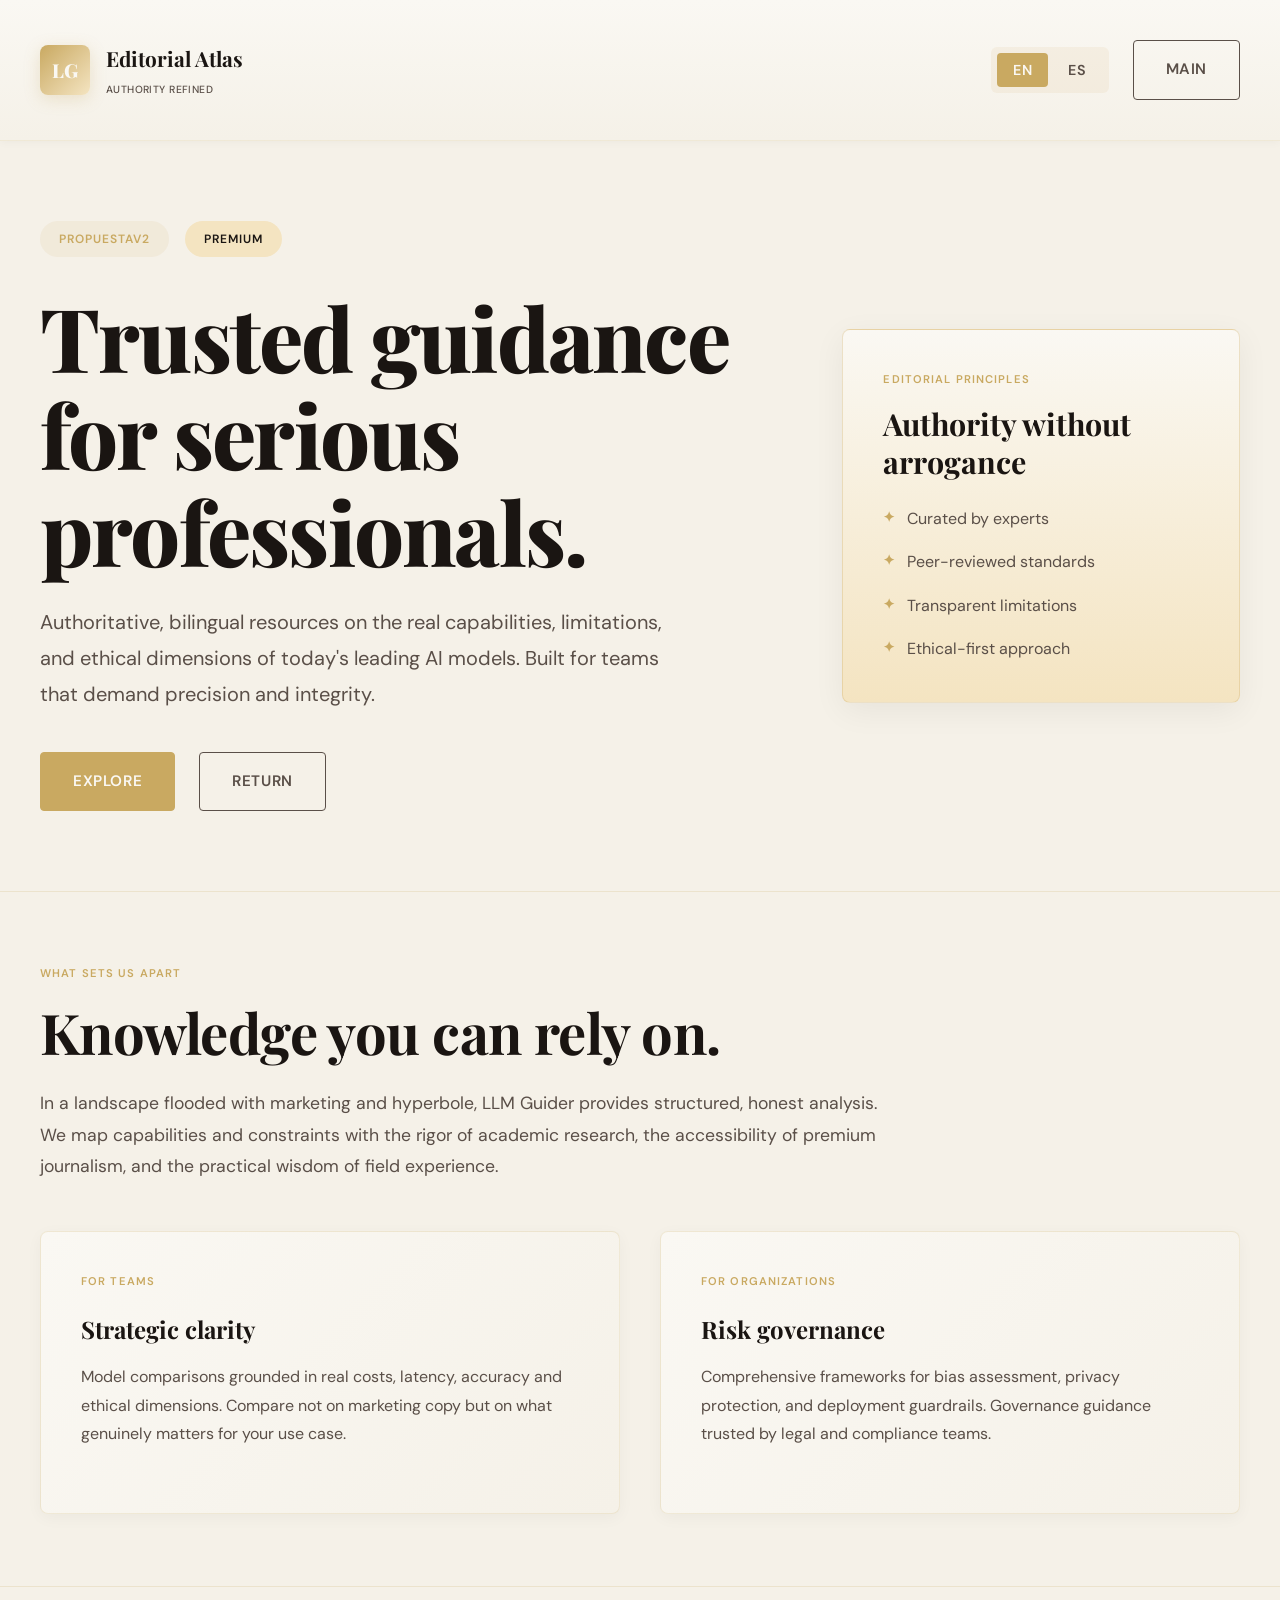
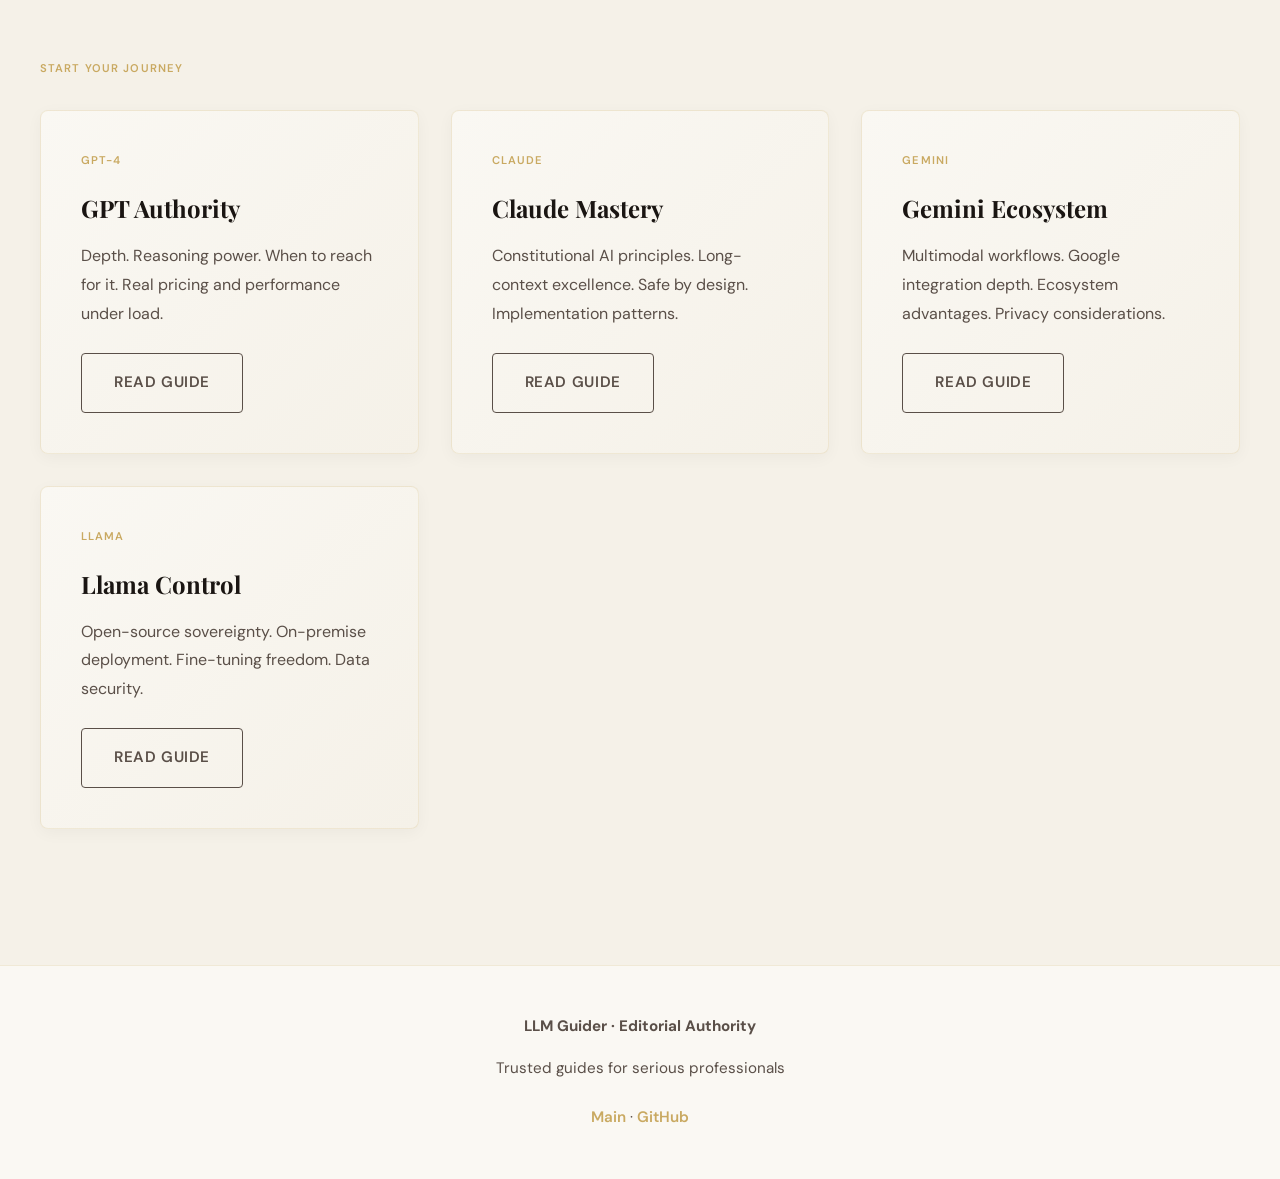
<file: propuestav2/index.html>
<!doctype html>
<html lang="en">
<head>
  <meta charset="utf-8">
  <meta name="viewport" content="width=device-width, initial-scale=1">
  <title>Editorial Authority | LLM Guider</title>
  <meta name="description" content="The definitive, curated reference for responsible AI guidance. For professionals who demand excellence.">
  <meta property="og:title" content="Editorial Authority | LLM Guider">
  <meta property="og:description" content="The definitive, curated reference for responsible AI guidance.">
  <meta property="og:type" content="website">
  <meta property="og:image" content="https://guider.quitiweb.com/assets/og-preview.svg">
  <meta name="theme-color" content="#f5f1e8">
  <link rel="icon" href="/assets/favicon.svg" type="image/svg+xml">
  <link rel="preconnect" href="https://fonts.googleapis.com">
  <link rel="preconnect" href="https://fonts.gstatic.com" crossorigin>
  <link href="https://fonts.googleapis.com/css2?family=Playfair+Display:ital,wght@0,600;0,700;0,800;1,600&family=DM+Sans:ital,wght@0,400;0,500;0,600;1,400&family=DM+Mono:wght@400;500&display=swap" rel="stylesheet">
  <style>
    /* ══════════════════════════════════════════════════
       LUXURY REFINED · Playfair + DM Sans
       Gold accents, ivory background, elevated typography
       ══════════════════════════════════════════════════ */
    * {
      margin: 0;
      padding: 0;
      box-sizing: border-box;
    }

    :root {
      --cream: #f5f1e8;
      --ivory: #faf8f3;
      --black: #1a1512;
      --gray-text: #5a4f48;
      --gold: #c9a961;
      --gold-dark: #8b7355;
      --gold-light: #f4e4c1;
      --font-display: 'Playfair Display', serif;
      --font-body: 'DM Sans', sans-serif;
      --font-mono: 'DM Mono', monospace;
    }

    html {
      scroll-behavior: smooth;
    }

    body {
      background: var(--cream);
      color: var(--black);
      font-family: var(--font-body);
      line-height: 1.7;
      font-size: 16px;
    }

    a {
      color: var(--gold);
      text-decoration: none;
      transition: color 0.3s;
    }

    a:hover {
      color: var(--gold-dark);
      text-decoration: underline;
    }

    .container {
      max-width: 1320px;
      margin: 0 auto;
      padding: 0 2.5rem;
    }

    /* ── HEADER ── */
    .site-header {
      background: linear-gradient(180deg, var(--ivory) 0%, var(--cream) 100%);
      border-bottom: 1px solid rgba(201, 169, 97, 0.2);
      padding: 2.5rem 0;
      box-shadow: 0 2px 8px rgba(0,0,0,0.03);
      position: sticky;
      top: 0;
      z-index: 100;
    }

    .nav {
      display: flex;
      justify-content: space-between;
      align-items: center;
      gap: 2rem;
    }

    .brand {
      display: flex;
      align-items: center;
      gap: 1rem;
      font-family: var(--font-display);
      font-weight: 700;
      font-size: 1.3rem;
      color: var(--black);
    }

    .brand-mark {
      width: 50px;
      height: 50px;
      border-radius: 8px;
      background: linear-gradient(135deg, var(--gold), var(--gold-light));
      color: var(--ivory);
      font-weight: 800;
      display: flex;
      align-items: center;
      justify-content: center;
      box-shadow: 0 4px 16px rgba(201, 169, 97, 0.25);
      font-size: 1.2rem;
    }

    .brand small {
      display: block;
      font-size: 0.65rem;
      font-family: var(--font-body);
      font-weight: 500;
      color: var(--gray-text);
      margin-top: 0.3rem;
      letter-spacing: 0.04em;
      text-transform: uppercase;
    }

    .nav-actions {
      display: flex;
      align-items: center;
      gap: 1.5rem;
    }

    .toggle-group {
      display: flex;
      gap: 0.25rem;
      background: rgba(201, 169, 97, 0.1);
      padding: 0.4rem;
      border-radius: 6px;
    }

    .toggle-group button {
      background: transparent;
      border: none;
      padding: 0.5rem 1rem;
      font-family: var(--font-body);
      font-weight: 600;
      font-size: 0.9rem;
      color: var(--gray-text);
      cursor: pointer;
      border-radius: 4px;
      transition: all 0.3s;
      text-transform: uppercase;
      letter-spacing: 0.03em;
    }

    .toggle-group button.is-active {
      background: var(--gold);
      color: var(--ivory);
    }

    /* ── BUTTONS ── */
    .button {
      display: inline-flex;
      align-items: center;
      justify-content: center;
      padding: 1rem 2rem;
      border-radius: 4px;
      border: 1px solid var(--gold);
      background: transparent;
      color: var(--gold);
      font-family: var(--font-body);
      font-weight: 600;
      font-size: 0.95rem;
      text-transform: uppercase;
      letter-spacing: 0.04em;
      cursor: pointer;
      transition: all 0.3s;
      text-decoration: none;
    }

    .button:hover {
      background: var(--gold);
      color: var(--ivory);
    }

    .button-primary {
      background: var(--gold);
      color: var(--ivory);
      border-color: var(--gold);
    }

    .button-primary:hover {
      background: var(--gold-dark);
      border-color: var(--gold-dark);
    }

    .button-secondary {
      border-color: var(--gray-text);
      color: var(--gray-text);
    }

    .button-secondary:hover {
      background: var(--gray-text);
      color: var(--ivory);
    }

    /* ── HERO ── */
    .hero {
      padding: 5rem 0;
    }

    .hero-grid {
      display: grid;
      grid-template-columns: 1.3fr 0.7fr;
      gap: 4rem;
      align-items: center;
    }

    .hero h1 {
      font-family: var(--font-display);
      font-size: clamp(3.5rem, 7vw, 5.5rem);
      font-weight: 800;
      line-height: 1.1;
      margin-bottom: 1.5rem;
      color: var(--black);
      letter-spacing: -0.02em;
    }

    .lead {
      font-size: 1.25rem;
      line-height: 1.8;
      color: var(--gray-text);
      max-width: 85%;
      margin-bottom: 2.5rem;
    }

    .hero-actions {
      display: flex;
      gap: 1.5rem;
      flex-wrap: wrap;
    }

    .badge-row {
      display: flex;
      gap: 1rem;
      margin-bottom: 2rem;
      flex-wrap: wrap;
    }

    .eyebrow {
      font-family: var(--font-body);
      font-size: 0.75rem;
      font-weight: 600;
      text-transform: uppercase;
      letter-spacing: 0.08em;
      color: var(--gold);
      background: rgba(201, 169, 97, 0.1);
      padding: 0.5rem 1.2rem;
      border-radius: 20px;
    }

    .status-chip {
      font-family: var(--font-body);
      font-size: 0.75rem;
      font-weight: 600;
      text-transform: uppercase;
      letter-spacing: 0.08em;
      color: var(--black);
      background: var(--gold-light);
      padding: 0.5rem 1.2rem;
      border-radius: 20px;
    }

    .hero-card {
      background: linear-gradient(180deg, var(--ivory) 0%, var(--gold-light) 100%);
      border: 1px solid rgba(201, 169, 97, 0.3);
      border-radius: 8px;
      padding: 2.5rem;
      box-shadow: 0 8px 32px rgba(0,0,0,0.06);
    }

    .hero-card h2 {
      font-family: var(--font-display);
      font-size: 1.9rem;
      font-weight: 700;
      margin: 0.5rem 0 1.5rem;
      color: var(--black);
      line-height: 1.25;
    }

    .kicker {
      font-family: var(--font-body);
      font-size: 0.7rem;
      font-weight: 600;
      text-transform: uppercase;
      letter-spacing: 0.1em;
      color: var(--gold);
      margin-bottom: 1rem;
      display: block;
    }

    .list {
      list-style: none;
      display: grid;
      gap: 1rem;
    }

    .list li {
      padding-left: 1.5rem;
      position: relative;
      color: var(--gray-text);
      font-size: 1rem;
    }

    .list li::before {
      content: '✦';
      position: absolute;
      left: 0;
      color: var(--gold);
      font-weight: 700;
      font-size: 0.9rem;
    }

    /* ── SECTIONS ── */
    .section {
      padding: 4.5rem 0;
      border-top: 1px solid rgba(201, 169, 97, 0.2);
    }

    .section h2 {
      font-family: var(--font-display);
      font-size: clamp(2rem, 5vw, 3.5rem);
      font-weight: 700;
      line-height: 1.15;
      margin: 0 0 1.5rem;
      color: var(--black);
      letter-spacing: -0.01em;
    }

    .section-intro {
      font-size: 1.1rem;
      line-height: 1.8;
      max-width: 72ch;
      color: var(--gray-text);
      margin-bottom: 3rem;
    }

    /* ── GRIDS ── */
    .grid-2 {
      display: grid;
      grid-template-columns: repeat(auto-fit, minmax(320px, 1fr));
      gap: 2.5rem;
      margin-top: 2rem;
    }

    .proposal-grid {
      display: grid;
      grid-template-columns: repeat(auto-fit, minmax(300px, 1fr));
      gap: 2rem;
      margin-top: 2rem;
    }

    /* ── CARDS ── */
    .card, .proposal-card {
      background: linear-gradient(135deg, var(--ivory) 0%, var(--cream) 100%);
      border: 1px solid rgba(201, 169, 97, 0.2);
      border-radius: 8px;
      padding: 2.5rem;
      box-shadow: 0 4px 16px rgba(0,0,0,0.04);
      transition: all 0.3s;
      display: flex;
      flex-direction: column;
    }

    .card:hover, .proposal-card:hover {
      transform: translateY(-6px);
      box-shadow: 0 12px 32px rgba(0,0,0,0.08);
      border-color: var(--gold);
    }

    .card h3, .proposal-card h3 {
      font-family: var(--font-display);
      font-size: 1.5rem;
      font-weight: 700;
      margin: 0.5rem 0 1.2rem;
      color: var(--black);
      line-height: 1.2;
    }

    .card p, .proposal-card p {
      flex: 1;
      color: var(--gray-text);
      margin-bottom: 1.5rem;
      line-height: 1.8;
      font-size: 1rem;
    }

    .proposal-card .button {
      align-self: flex-start;
      margin-top: auto;
    }

    /* ── FOOTER ── */
    .footer {
      border-top: 1px solid rgba(201, 169, 97, 0.2);
      padding: 3rem 0;
      text-align: center;
      font-size: 0.95rem;
      color: var(--gray-text);
      margin-top: 4rem;
      background: var(--ivory);
    }

    .footer a {
      color: var(--gold);
      font-weight: 600;
    }

    /* ── LANGUAGE ── */
    [data-lang], .inline-lang {
      display: none;
    }

    [data-lang].is-visible {
      display: block;
    }

    .inline-lang.is-visible {
      display: inline;
    }

    /* ── RESPONSIVE ── */
    @media (max-width: 768px) {
      .hero-grid {
        grid-template-columns: 1fr;
        gap: 2.5rem;
      }

      .hero h1 {
        font-size: clamp(2.5rem, 8vw, 4rem);
      }

      .nav {
        flex-direction: column;
        align-items: flex-start;
      }

      .container {
        padding: 0 1.5rem;
      }
    }
  </style>
</head>
<body>
<header class="site-header">
  <div class="container nav">
    <a class="brand" href="/">
      <span class="brand-mark">LG</span>
      <div>
        Editorial<span class="inline-lang" data-lang="en"> Atlas</span><span class="inline-lang" data-lang="es"> Atlas</span>
        <small><span class="inline-lang" data-lang="en">Authority refined</span><span class="inline-lang" data-lang="es">Autoridad refinada</span></small>
      </div>
    </a>
    <div class="nav-actions">
      <div class="toggle-group" aria-label="Language toggle">
        <button type="button" data-set-lang="en">EN</button>
        <button type="button" data-set-lang="es">ES</button>
      </div>
      <a class="button button-secondary" href="/">
        <span class="inline-lang" data-lang="en">Main</span>
        <span class="inline-lang" data-lang="es">Principal</span>
      </a>
    </div>
  </div>
</header>

<main>
  <section class="hero">
    <div class="container hero-grid">
      <div>
        <div class="badge-row">
          <span class="eyebrow">propuestav2</span>
          <span class="status-chip"><span class="inline-lang" data-lang="en">Premium</span><span class="inline-lang" data-lang="es">Premium</span></span>
        </div>
        <div data-lang="en"><h1>Trusted guidance for serious professionals.</h1></div>
        <div data-lang="es"><h1>Orientación de confianza para profesionales serios.</h1></div>
        <div data-lang="en"><p class="lead">Authoritative, bilingual resources on the real capabilities, limitations, and ethical dimensions of today's leading AI models. Built for teams that demand precision and integrity.</p></div>
        <div data-lang="es"><p class="lead">Recursos autorizados y bilingües sobre las capacidades reales, limitaciones y dimensiones éticas de los principales modelos de IA actuales. Construido para equipos que exigen precisión e integridad.</p></div>
        <div class="hero-actions">
          <a class="button button-primary" href="https://github.com/Quitiweb/llm-guider">
            <span class="inline-lang" data-lang="en">Explore</span>
            <span class="inline-lang" data-lang="es">Explorar</span>
          </a>
          <a class="button button-secondary" href="/">
            <span class="inline-lang" data-lang="en">Return</span>
            <span class="inline-lang" data-lang="es">Volver</span>
          </a>
        </div>
      </div>
      <aside class="hero-card">
        <span class="kicker"><span class="inline-lang" data-lang="en">Editorial principles</span><span class="inline-lang" data-lang="es">Principios editoriales</span></span>
        <h2><span class="inline-lang" data-lang="en">Authority without arrogance</span><span class="inline-lang" data-lang="es">Autoridad sin arrogancia</span></h2>
        <ul class="list">
          <li><span class="inline-lang" data-lang="en">Curated by experts</span><span class="inline-lang" data-lang="es">Curado por expertos</span></li>
          <li><span class="inline-lang" data-lang="en">Peer-reviewed standards</span><span class="inline-lang" data-lang="es">Estándares revisados por pares</span></li>
          <li><span class="inline-lang" data-lang="en">Transparent limitations</span><span class="inline-lang" data-lang="es">Limitaciones transparentes</span></li>
          <li><span class="inline-lang" data-lang="en">Ethical-first approach</span><span class="inline-lang" data-lang="es">Enfoque ético primero</span></li>
        </ul>
      </aside>
    </div>
  </section>

  <section class="section">
    <div class="container">
      <span class="kicker"><span class="inline-lang" data-lang="en">What sets us apart</span><span class="inline-lang" data-lang="es">Lo que nos distingue</span></span>
      <h2><span class="inline-lang" data-lang="en">Knowledge you can rely on.</span><span class="inline-lang" data-lang="es">Conocimiento en el que puedes confiar.</span></h2>
      <div data-lang="en"><p class="section-intro">In a landscape flooded with marketing and hyperbole, LLM Guider provides structured, honest analysis. We map capabilities and constraints with the rigor of academic research, the accessibility of premium journalism, and the practical wisdom of field experience.</p></div>
      <div data-lang="es"><p class="section-intro">En un panorama inundado de marketing e hipérbole, LLM Guider proporciona análisis estructurado y honesto. Mapeamos capacidades y limitaciones con el rigor de la investigación académica, la accesibilidad del periodismo premium y la sabiduría práctica de la experiencia del campo.</p></div>

      <div class="grid-2">
        <article class="card">
          <span class="kicker"><span class="inline-lang" data-lang="en">For teams</span><span class="inline-lang" data-lang="es">Para equipos</span></span>
          <div data-lang="en"><h3>Strategic clarity</h3><p>Model comparisons grounded in real costs, latency, accuracy and ethical dimensions. Compare not on marketing copy but on what genuinely matters for your use case.</p></div>
          <div data-lang="es"><h3>Claridad estratégica</h3><p>Comparaciones de modelos basadas en costes reales, latencia, precisión y dimensiones éticas. Compara no en copia de marketing sino en lo que realmente importa para tu caso de uso.</p></div>
        </article>
        <article class="card">
          <span class="kicker"><span class="inline-lang" data-lang="en">For organizations</span><span class="inline-lang" data-lang="es">Para organizaciones</span></span>
          <div data-lang="en"><h3>Risk governance</h3><p>Comprehensive frameworks for bias assessment, privacy protection, and deployment guardrails. Governance guidance trusted by legal and compliance teams.</p></div>
          <div data-lang="es"><h3>Gobernanza de riesgo</h3><p>Marcos integrales para evaluación de sesgo, protección de privacidad y barreras de despliegue. Orientación de gobernanza confiable para equipos legales y de cumplimiento.</p></div>
        </article>
      </div>
    </div>
  </section>

  <section class="section">
    <div class="container">
      <span class="kicker"><span class="inline-lang" data-lang="en">Start your journey</span><span class="inline-lang" data-lang="es">Comienza tu viaje</span></span>
      <div class="proposal-grid">
        <article class="proposal-card">
          <span class="kicker">GPT-4</span>
          <h3>GPT Authority</h3>
          <div data-lang="en"><p>Depth. Reasoning power. When to reach for it. Real pricing and performance under load.</p></div>
          <div data-lang="es"><p>Profundidad. Potencia de razonamiento. Cuándo elegirlo. Precios reales y rendimiento bajo carga.</p></div>
          <a class="button button-secondary" href="/propuestav3/"><span class="inline-lang" data-lang="en">Read guide</span><span class="inline-lang" data-lang="es">Leer guía</span></a>
        </article>
        <article class="proposal-card">
          <span class="kicker">Claude</span>
          <h3>Claude Mastery</h3>
          <div data-lang="en"><p>Constitutional AI principles. Long-context excellence. Safe by design. Implementation patterns.</p></div>
          <div data-lang="es"><p>Principios de IA constitucional. Excelencia de contexto largo. Seguro por diseño. Patrones de implementación.</p></div>
          <a class="button button-secondary" href="/propuestav4/"><span class="inline-lang" data-lang="en">Read guide</span><span class="inline-lang" data-lang="es">Leer guía</span></a>
        </article>
        <article class="proposal-card">
          <span class="kicker">Gemini</span>
          <h3>Gemini Ecosystem</h3>
          <div data-lang="en"><p>Multimodal workflows. Google integration depth. Ecosystem advantages. Privacy considerations.</p></div>
          <div data-lang="es"><p>Flujos multimodales. Profundidad de integración Google. Ventajas del ecosistema. Consideraciones de privacidad.</p></div>
          <a class="button button-secondary" href="/propuestav5/"><span class="inline-lang" data-lang="en">Read guide</span><span class="inline-lang" data-lang="es">Leer guía</span></a>
        </article>
        <article class="proposal-card">
          <span class="kicker">Llama</span>
          <h3>Llama Control</h3>
          <div data-lang="en"><p>Open-source sovereignty. On-premise deployment. Fine-tuning freedom. Data security.</p></div>
          <div data-lang="es"><p>Soberanía de código abierto. Despliegue local. Libertad de ajuste. Seguridad de datos.</p></div>
          <a class="button button-secondary" href="/propuestav1/"><span class="inline-lang" data-lang="en">Read guide</span><span class="inline-lang" data-lang="es">Leer guía</span></a>
        </article>
      </div>
    </div>
  </section>
</main>

<footer class="footer">
  <div class="container">
    <p><strong>LLM Guider · Editorial Authority</strong></p>
    <p style="margin-top: 1rem;"><span class="inline-lang" data-lang="en">Trusted guides for serious professionals</span><span class="inline-lang" data-lang="es">Guías de confianza para profesionales serios</span></p>
    <p style="margin-top: 1.5rem;"><a href="/">Main</a> · <a href="https://github.com/Quitiweb/llm-guider">GitHub</a></p>
  </div>
</footer>

<script src="/assets/site.js"></script>
</body>
</html>
</file>
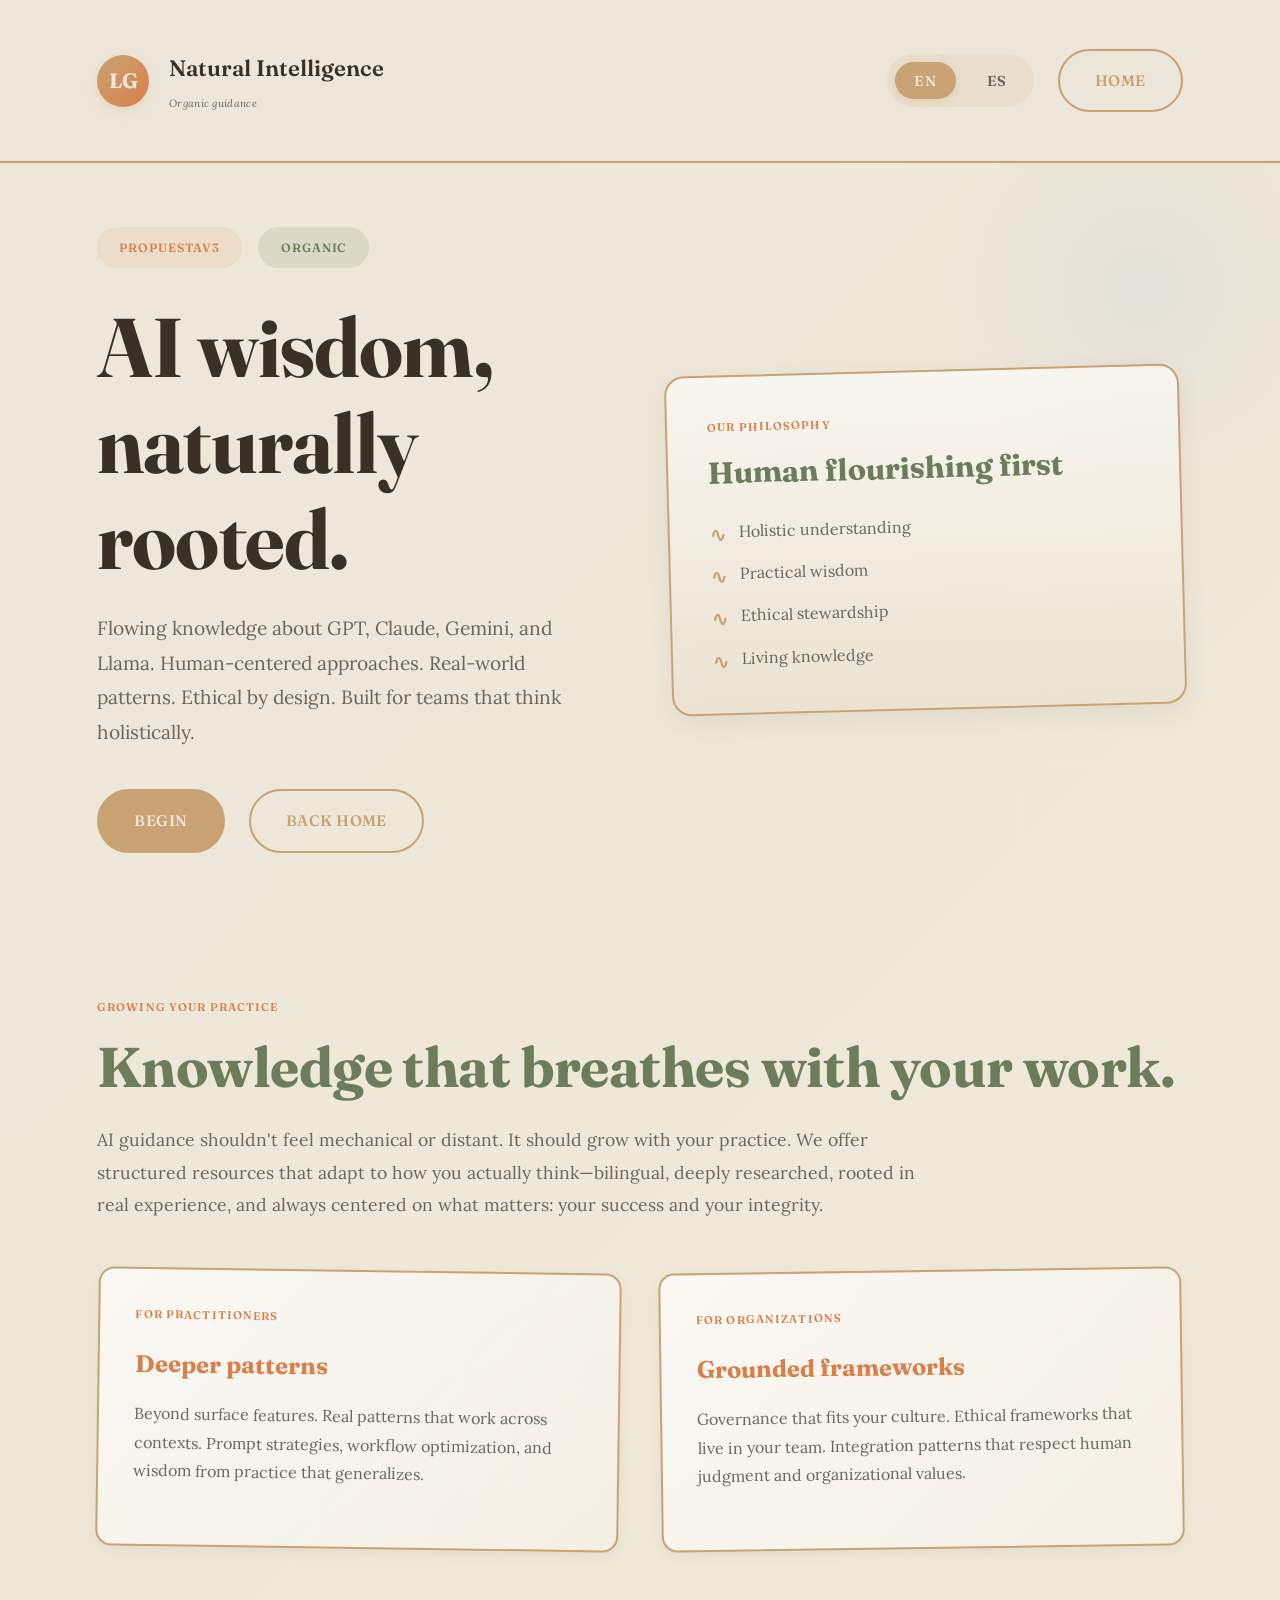
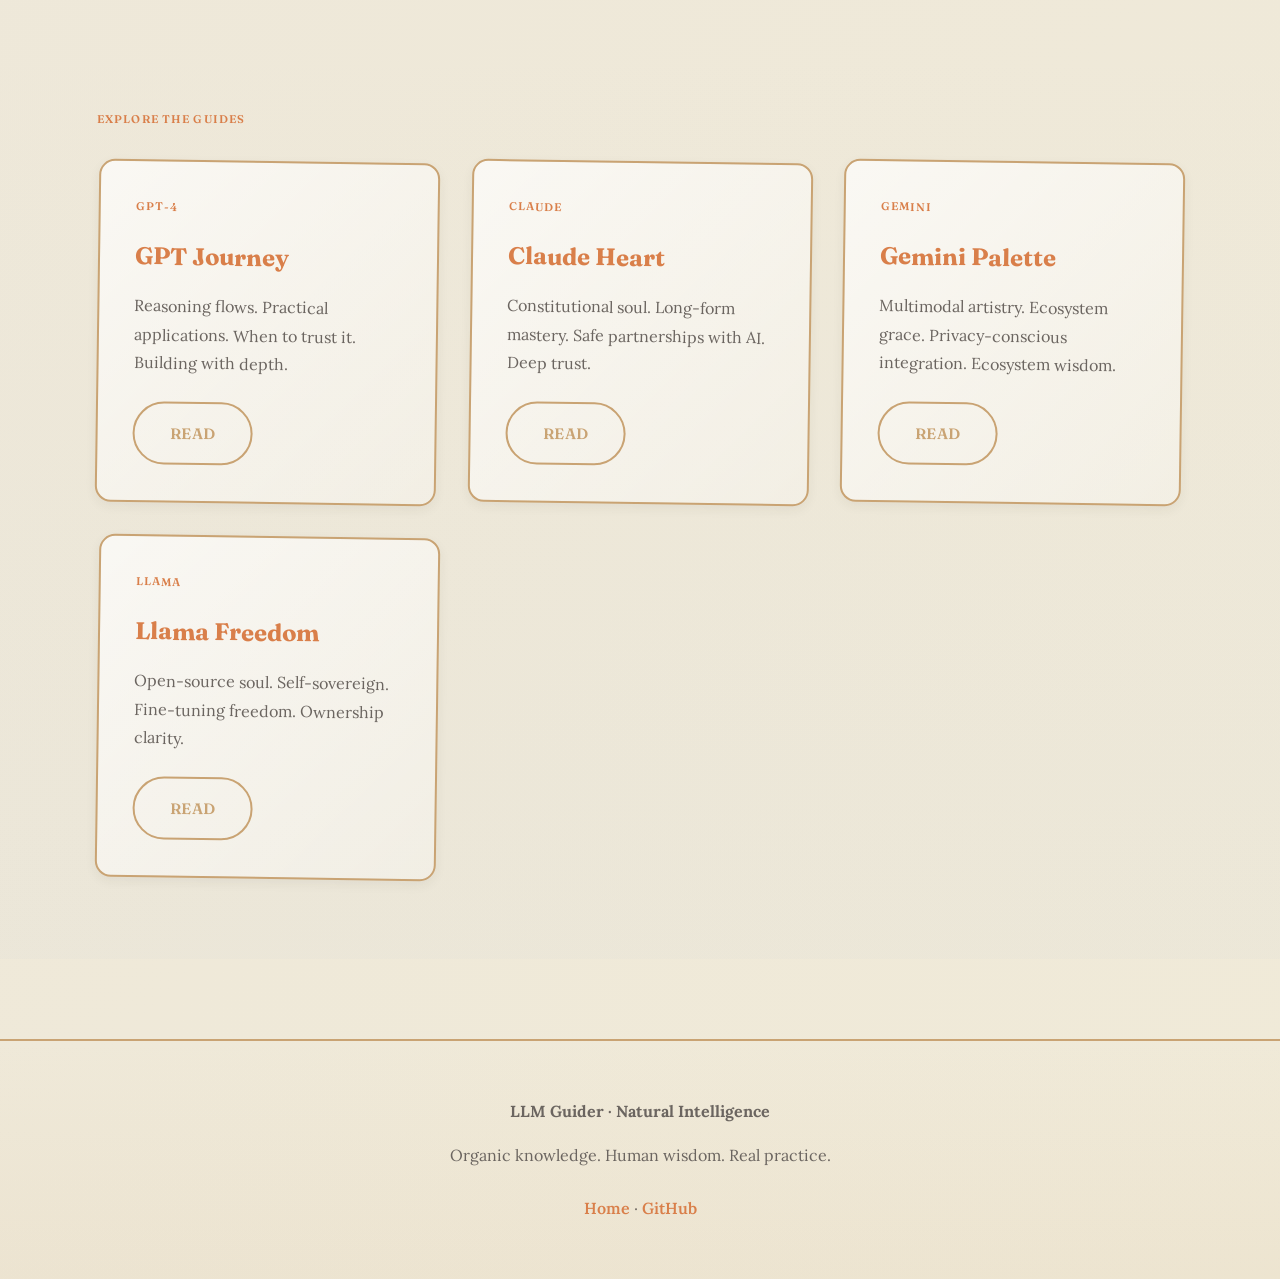
<file: propuestav3/index.html>
<!doctype html>
<html lang="en">
<head>
  <meta charset="utf-8">
  <meta name="viewport" content="width=device-width, initial-scale=1">
  <title>Natural Intelligence · LLM Guider</title>
  <meta name="description" content="Organic approach to AI guidance. Human-centered. Flowing knowledge. Rooted in wisdom and practice.">
  <meta property="og:title" content="Natural Intelligence | LLM Guider">
  <meta property="og:description" content="Organic approach to AI guidance. Human-centered.">
  <meta property="og:type" content="website">
  <meta property="og:image" content="https://guider.quitiweb.com/assets/og-preview.svg">
  <meta name="theme-color" content="#e8dcc8">
  <link rel="icon" href="/assets/favicon.svg" type="image/svg+xml">
  <link rel="preconnect" href="https://fonts.googleapis.com">
  <link rel="preconnect" href="https://fonts.gstatic.com" crossorigin>
  <link href="https://fonts.googleapis.com/css2?family=Fraunces:ital,opsz,wght@0,9..144,400;0,9..144,600;0,9..144,700;1,9..144,400&family=Lora:ital,wght@0,400;0,600;0,700;1,400&family=JetBrains+Mono:wght@400&display=swap" rel="stylesheet">
  <style>
    /* ══════════════════════════════════════════════════
       ORGANIC NATURAL · Fraunces + Lora · earthy palette
       Flowing asymmetry, hand-crafted feel, natural rhythms
       ══════════════════════════════════════════════════ */
    * {
      margin: 0;
      padding: 0;
      box-sizing: border-box;
    }

    :root {
      --cream-bg: #ede7da;
      --clay: #c9a373;
      --sage: #6b7d5a;
      --earth: #4a3a28;
      --sky: #a8b8d4;
      --accent-warm: #d97f4a;
      --text-dark: #3a3028;
      --text-light: #6b6560;
      --font-display: 'Fraunces', serif;
      --font-body: 'Lora', serif;
      --font-code: 'JetBrains Mono', monospace;
    }

    html {
      scroll-behavior: smooth;
    }

    body {
      background: linear-gradient(135deg, var(--cream-bg) 0%, #f0ead8 100%);
      color: var(--text-dark);
      font-family: var(--font-body);
      line-height: 1.8;
      font-size: 17px;
      min-height: 100vh;
    }

    a {
      color: var(--accent-warm);
      text-decoration: none;
      transition: color 0.3s ease;
    }

    a:hover {
      color: var(--sage);
      text-decoration: underline;
      text-decoration-style: wavy;
    }

    .container {
      max-width: 1150px;
      margin: 0 auto;
      padding: 0 2rem;
    }

    /* ── HEADER ── */
    .site-header {
      background: transparent;
      border-bottom: 2px solid var(--clay);
      padding: 3rem 0;
      position: sticky;
      top: 0;
      z-index: 100;
      backdrop-filter: blur(8px);
      background: rgba(237, 231, 218, 0.85);
    }

    .nav {
      display: flex;
      justify-content: space-between;
      align-items: center;
      gap: 2.5rem;
      flex-wrap: wrap;
    }

    .brand {
      display: flex;
      align-items: center;
      gap: 1.25rem;
      font-family: var(--font-display);
      font-weight: 600;
      font-size: 1.4rem;
      color: var(--text-dark);
    }

    .brand-mark {
      width: 52px;
      height: 52px;
      border-radius: 50%;
      background: linear-gradient(135deg, var(--clay) 0%, var(--accent-warm) 100%);
      color: var(--cream-bg);
      font-weight: 700;
      display: flex;
      align-items: center;
      justify-content: center;
      font-size: 1.3rem;
      box-shadow: 0 4px 12px rgba(201, 163, 115, 0.25);
    }

    .brand small {
      display: block;
      font-size: 0.65rem;
      font-family: var(--font-body);
      font-weight: 400;
      color: var(--text-light);
      margin-top: 0.4rem;
      letter-spacing: 0.03em;
      font-style: italic;
    }

    .nav-actions {
      display: flex;
      align-items: center;
      gap: 1.5rem;
    }

    .toggle-group {
      display: flex;
      gap: 0.75rem;
      background: rgba(201, 163, 115, 0.12);
      padding: 0.5rem;
      border-radius: 50px;
    }

    .toggle-group button {
      background: transparent;
      border: none;
      padding: 0.6rem 1.2rem;
      font-family: var(--font-display);
      font-weight: 600;
      font-size: 0.9rem;
      color: var(--text-light);
      cursor: pointer;
      border-radius: 50px;
      transition: all 0.3s ease;
      text-transform: uppercase;
      letter-spacing: 0.03em;
    }

    .toggle-group button.is-active {
      background: var(--clay);
      color: var(--cream-bg);
      box-shadow: 0 2px 8px rgba(201, 163, 115, 0.3);
    }

    /* ── BUTTONS ── */
    .button {
      display: inline-flex;
      align-items: center;
      justify-content: center;
      padding: 1rem 2.2rem;
      border-radius: 50px;
      border: 2px solid var(--clay);
      background: transparent;
      color: var(--clay);
      font-family: var(--font-display);
      font-weight: 600;
      font-size: 0.95rem;
      text-transform: uppercase;
      letter-spacing: 0.03em;
      cursor: pointer;
      transition: all 0.3s ease;
      text-decoration: none;
    }

    .button:hover {
      background: var(--clay);
      color: var(--cream-bg);
      transform: translateY(-2px);
      box-shadow: 0 6px 16px rgba(201, 163, 115, 0.3);
    }

    .button-primary {
      background: var(--clay);
      color: var(--cream-bg);
      border-color: var(--clay);
    }

    .button-primary:hover {
      background: var(--accent-warm);
      border-color: var(--accent-warm);
    }

    /* ── HERO ── */
    .hero {
      padding: 4rem 0;
      position: relative;
      overflow: hidden;
    }

    .hero::before {
      content: '';
      position: absolute;
      top: -10%;
      right: -5%;
      width: 400px;
      height: 400px;
      border-radius: 50%;
      background: radial-gradient(circle, rgba(168, 184, 212, 0.15) 0%, transparent 70%);
      z-index: 0;
    }

    .hero-grid {
      display: grid;
      grid-template-columns: 1fr 1fr;
      gap: 3.5rem;
      align-items: center;
      position: relative;
      z-index: 1;
    }

    .hero h1 {
      font-family: var(--font-display);
      font-size: clamp(3.2rem, 7vw, 5.2rem);
      font-weight: 700;
      line-height: 1.15;
      margin-bottom: 1.5rem;
      color: var(--text-dark);
      letter-spacing: -0.01em;
    }

    .lead {
      font-size: 1.2rem;
      line-height: 1.8;
      color: var(--text-light);
      max-width: 95%;
      margin-bottom: 2.5rem;
    }

    .hero-actions {
      display: flex;
      gap: 1.5rem;
      flex-wrap: wrap;
    }

    .badge-row {
      display: flex;
      gap: 1rem;
      margin-bottom: 2rem;
      flex-wrap: wrap;
    }

    .eyebrow {
      font-family: var(--font-display);
      font-size: 0.75rem;
      font-weight: 600;
      text-transform: uppercase;
      letter-spacing: 0.08em;
      color: var(--accent-warm);
      background: rgba(217, 127, 74, 0.1);
      padding: 0.6rem 1.4rem;
      border-radius: 50px;
    }

    .status-chip {
      font-family: var(--font-display);
      font-size: 0.75rem;
      font-weight: 600;
      text-transform: uppercase;
      letter-spacing: 0.08em;
      color: var(--sage);
      background: rgba(107, 125, 90, 0.15);
      padding: 0.6rem 1.4rem;
      border-radius: 50px;
    }

    .hero-card {
      background: linear-gradient(180deg, rgba(255,255,255,0.6) 0%, rgba(201, 163, 115, 0.08) 100%);
      border: 2px solid var(--clay);
      border-radius: 20px;
      padding: 2.5rem;
      box-shadow: 0 8px 24px rgba(58, 48, 40, 0.08);
      transform: rotate(-1.5deg);
    }

    .hero-card:hover {
      transform: rotate(-1.5deg) translateY(-4px);
    }

    .hero-card h2 {
      font-family: var(--font-display);
      font-size: 1.9rem;
      font-weight: 700;
      margin: 0.5rem 0 1.5rem;
      color: var(--sage);
      line-height: 1.3;
    }

    .kicker {
      font-family: var(--font-display);
      font-size: 0.7rem;
      font-weight: 600;
      text-transform: uppercase;
      letter-spacing: 0.1em;
      color: var(--accent-warm);
      margin-bottom: 1rem;
      display: block;
    }

    .list {
      list-style: none;
      display: grid;
      gap: 0.85rem;
    }

    .list li {
      padding-left: 1.8rem;
      position: relative;
      color: var(--text-light);
      font-size: 1rem;
    }

    .list li::before {
      content: '∿';
      position: absolute;
      left: 0;
      color: var(--clay);
      font-weight: 700;
      font-size: 1.2rem;
    }

    /* ── SECTIONS ── */
    .section {
      padding: 5rem 0;
      position: relative;
    }

    .section:nth-child(odd) {
      background: linear-gradient(180deg, transparent 0%, rgba(168, 184, 212, 0.05) 100%);
    }

    .section h2 {
      font-family: var(--font-display);
      font-size: clamp(2rem, 5vw, 3.5rem);
      font-weight: 700;
      line-height: 1.2;
      margin: 0 0 1.5rem;
      color: var(--sage);
      letter-spacing: -0.01em;
    }

    .section-intro {
      font-size: 1.1rem;
      line-height: 1.85;
      max-width: 75ch;
      color: var(--text-light);
      margin-bottom: 3rem;
    }

    /* ── GRIDS ── */
    .grid-2 {
      display: grid;
      grid-template-columns: repeat(auto-fit, minmax(320px, 1fr));
      gap: 2.5rem;
      margin-top: 2rem;
    }

    .proposal-grid {
      display: grid;
      grid-template-columns: repeat(auto-fit, minmax(300px, 1fr));
      gap: 2rem;
      margin-top: 2rem;
    }

    /* ── CARDS ── */
    .card, .proposal-card {
      background: linear-gradient(135deg, rgba(255,255,255,0.7) 0%, rgba(255,255,255,0.3) 100%);
      border: 2px solid var(--clay);
      border-radius: 16px;
      padding: 2.2rem;
      box-shadow: 0 4px 12px rgba(58, 48, 40, 0.06);
      transition: all 0.3s ease;
      display: flex;
      flex-direction: column;
      transform: rotate(0.8deg);
    }

    .card:nth-child(even) {
      transform: rotate(-0.8deg);
    }

    .card:hover, .proposal-card:hover {
      transform: rotate(0deg) translateY(-6px);
      box-shadow: 0 12px 28px rgba(58, 48, 40, 0.12);
      border-color: var(--accent-warm);
    }

    .card h3, .proposal-card h3 {
      font-family: var(--font-display);
      font-size: 1.5rem;
      font-weight: 700;
      margin: 0.5rem 0 1.2rem;
      color: var(--accent-warm);
      line-height: 1.3;
    }

    .card p, .proposal-card p {
      flex: 1;
      color: var(--text-light);
      margin-bottom: 1.5rem;
      line-height: 1.8;
      font-size: 1rem;
    }

    .proposal-card .button {
      align-self: flex-start;
      margin-top: auto;
    }

    /* ── FOOTER ── */
    .footer {
      border-top: 2px solid var(--clay);
      padding: 3.5rem 0;
      text-align: center;
      font-size: 1rem;
      color: var(--text-light);
      margin-top: 5rem;
      background: linear-gradient(180deg, transparent 0%, rgba(201, 163, 115, 0.08) 100%);
    }

    .footer a {
      color: var(--accent-warm);
      font-weight: 600;
    }

    /* ── LANGUAGE ── */
    [data-lang], .inline-lang {
      display: none;
    }

    [data-lang].is-visible {
      display: block;
    }

    .inline-lang.is-visible {
      display: inline;
    }

    /* ── RESPONSIVE ── */
    @media (max-width: 768px) {
      .hero-grid {
        grid-template-columns: 1fr;
        gap: 2.5rem;
      }

      .hero h1 {
        font-size: clamp(2.3rem, 8vw, 3.8rem);
      }

      .nav {
        flex-direction: column;
        align-items: flex-start;
        gap: 1.5rem;
      }

      .hero::before {
        width: 300px;
        height: 300px;
      }

      .section {
        padding: 3rem 0;
      }

      .container {
        padding: 0 1.5rem;
      }
    }
  </style>
</head>
<body>
<header class="site-header">
  <div class="container nav">
    <a class="brand" href="/">
      <span class="brand-mark">LG</span>
      <div>
        Natural<span class="inline-lang" data-lang="en"> Intelligence</span><span class="inline-lang" data-lang="es"> Intelligence</span>
        <small><span class="inline-lang" data-lang="en">Organic guidance</span><span class="inline-lang" data-lang="es">Orientación orgánica</span></small>
      </div>
    </a>
    <div class="nav-actions">
      <div class="toggle-group" aria-label="Language toggle">
        <button type="button" data-set-lang="en">EN</button>
        <button type="button" data-set-lang="es">ES</button>
      </div>
      <a class="button button-secondary" href="/">
        <span class="inline-lang" data-lang="en">Home</span>
        <span class="inline-lang" data-lang="es">Inicio</span>
      </a>
    </div>
  </div>
</header>

<main>
  <section class="hero">
    <div class="container hero-grid">
      <div>
        <div class="badge-row">
          <span class="eyebrow">propuestav3</span>
          <span class="status-chip"><span class="inline-lang" data-lang="en">Organic</span><span class="inline-lang" data-lang="es">Orgánico</span></span>
        </div>
        <div data-lang="en"><h1>AI wisdom, naturally rooted.</h1></div>
        <div data-lang="es"><h1>Sabiduría en IA, arraigada naturalmente.</h1></div>
        <div data-lang="en"><p class="lead">Flowing knowledge about GPT, Claude, Gemini, and Llama. Human-centered approaches. Real-world patterns. Ethical by design. Built for teams that think holistically.</p></div>
        <div data-lang="es"><p class="lead">Conocimiento fluido sobre GPT, Claude, Gemini y Llama. Enfoques centrados en el ser humano. Patrones del mundo real. Ético por diseño. Construido para equipos que piensan holísticamente.</p></div>
        <div class="hero-actions">
          <a class="button button-primary" href="https://github.com/Quitiweb/llm-guider">
            <span class="inline-lang" data-lang="en">Begin</span>
            <span class="inline-lang" data-lang="es">Comenzar</span>
          </a>
          <a class="button button-secondary" href="/">
            <span class="inline-lang" data-lang="en">Back home</span>
            <span class="inline-lang" data-lang="es">Volver al inicio</span>
          </a>
        </div>
      </div>
      <aside class="hero-card">
        <span class="kicker"><span class="inline-lang" data-lang="en">Our philosophy</span><span class="inline-lang" data-lang="es">Nuestra filosofía</span></span>
        <h2><span class="inline-lang" data-lang="en">Human flourishing first</span><span class="inline-lang" data-lang="es">El florecimiento humano primero</span></h2>
        <ul class="list">
          <li><span class="inline-lang" data-lang="en">Holistic understanding</span><span class="inline-lang" data-lang="es">Comprensión holística</span></li>
          <li><span class="inline-lang" data-lang="en">Practical wisdom</span><span class="inline-lang" data-lang="es">Sabiduría práctica</span></li>
          <li><span class="inline-lang" data-lang="en">Ethical stewardship</span><span class="inline-lang" data-lang="es">Administración ética</span></li>
          <li><span class="inline-lang" data-lang="en">Living knowledge</span><span class="inline-lang" data-lang="es">Conocimiento vivo</span></li>
        </ul>
      </aside>
    </div>
  </section>

  <section class="section">
    <div class="container">
      <span class="kicker"><span class="inline-lang" data-lang="en">Growing your practice</span><span class="inline-lang" data-lang="es">Cultivando tu práctica</span></span>
      <h2><span class="inline-lang" data-lang="en">Knowledge that breathes with your work.</span><span class="inline-lang" data-lang="es">Conocimiento que respira con tu trabajo.</span></h2>
      <div data-lang="en"><p class="section-intro">AI guidance shouldn't feel mechanical or distant. It should grow with your practice. We offer structured resources that adapt to how you actually think—bilingual, deeply researched, rooted in real experience, and always centered on what matters: your success and your integrity.</p></div>
      <div data-lang="es"><p class="section-intro">La orientación sobre IA no debería sentirse mecánica o distante. Debería crecer con tu práctica. Ofrecemos recursos estructurados que se adaptan a cómo realmente piensas, bilingües, profundamente investigados, arraigados en experiencia real, y siempre centrados en lo que importa: tu éxito y tu integridad.</p></div>

      <div class="grid-2">
        <article class="card">
          <span class="kicker"><span class="inline-lang" data-lang="en">For practitioners</span><span class="inline-lang" data-lang="es">Para practicantes</span></span>
          <div data-lang="en"><h3>Deeper patterns</h3><p>Beyond surface features. Real patterns that work across contexts. Prompt strategies, workflow optimization, and wisdom from practice that generalizes.</p></div>
          <div data-lang="es"><h3>Patrones más profundos</h3><p>Más allá de características superficiales. Patrones reales que funcionan en contextos diferentes. Estrategias de prompt, optimización de flujo de trabajo y sabiduría de la práctica.</p></div>
        </article>
        <article class="card">
          <span class="kicker"><span class="inline-lang" data-lang="en">For organizations</span><span class="inline-lang" data-lang="es">Para organizaciones</span></span>
          <div data-lang="en"><h3>Grounded frameworks</h3><p>Governance that fits your culture. Ethical frameworks that live in your team. Integration patterns that respect human judgment and organizational values.</p></div>
          <div data-lang="es"><h3>Marcos arraigados</h3><p>Gobernanza que se ajusta a tu cultura. Marcos éticos que viven en tu equipo. Patrones de integración que respetan el juicio humano y los valores organizacionales.</p></div>
        </article>
      </div>
    </div>
  </section>

  <section class="section">
    <div class="container">
      <span class="kicker"><span class="inline-lang" data-lang="en">Explore the guides</span><span class="inline-lang" data-lang="es">Explora las guías</span></span>
      <div class="proposal-grid">
        <article class="proposal-card">
          <span class="kicker">GPT-4</span>
          <h3>GPT Journey</h3>
          <div data-lang="en"><p>Reasoning flows. Practical applications. When to trust it. Building with depth.</p></div>
          <div data-lang="es"><p>Flujos de razonamiento. Aplicaciones prácticas. Cuándo confiar. Construyendo con profundidad.</p></div>
          <a class="button button-secondary" href="/propuestav4/"><span class="inline-lang" data-lang="en">Read</span><span class="inline-lang" data-lang="es">Leer</span></a>
        </article>
        <article class="proposal-card">
          <span class="kicker">Claude</span>
          <h3>Claude Heart</h3>
          <div data-lang="en"><p>Constitutional soul. Long-form mastery. Safe partnerships with AI. Deep trust.</p></div>
          <div data-lang="es"><p>Alma constitucional. Dominio de largo formato. Asociaciones seguras con IA. Confianza profunda.</p></div>
          <a class="button button-secondary" href="/propuestav5/"><span class="inline-lang" data-lang="en">Read</span><span class="inline-lang" data-lang="es">Leer</span></a>
        </article>
        <article class="proposal-card">
          <span class="kicker">Gemini</span>
          <h3>Gemini Palette</h3>
          <div data-lang="en"><p>Multimodal artistry. Ecosystem grace. Privacy-conscious integration. Ecosystem wisdom.</p></div>
          <div data-lang="es"><p>Arte multimodal. Gracia del ecosistema. Integración consciente de la privacidad. Sabiduría del ecosistema.</p></div>
          <a class="button button-secondary" href="/propuestav1/"><span class="inline-lang" data-lang="en">Read</span><span class="inline-lang" data-lang="es">Leer</span></a>
        </article>
        <article class="proposal-card">
          <span class="kicker">Llama</span>
          <h3>Llama Freedom</h3>
          <div data-lang="en"><p>Open-source soul. Self-sovereign. Fine-tuning freedom. Ownership clarity.</p></div>
          <div data-lang="es"><p>Alma open-source. Autosuficiencia. Libertad de ajuste. Claridad de propiedad.</p></div>
          <a class="button button-secondary" href="/propuestav2/"><span class="inline-lang" data-lang="en">Read</span><span class="inline-lang" data-lang="es">Leer</span></a>
        </article>
      </div>
    </div>
  </section>
</main>

<footer class="footer">
  <div class="container">
    <p><strong>LLM Guider · Natural Intelligence</strong></p>
    <p style="margin-top: 1rem;"><span class="inline-lang" data-lang="en">Organic knowledge. Human wisdom. Real practice.</span><span class="inline-lang" data-lang="es">Conocimiento orgánico. Sabiduría humana. Práctica real.</span></p>
    <p style="margin-top: 1.5rem;"><a href="/">Home</a> · <a href="https://github.com/Quitiweb/llm-guider">GitHub</a></p>
  </div>
</footer>

<script src="/assets/site.js"></script>
</body>
</html>
</file>
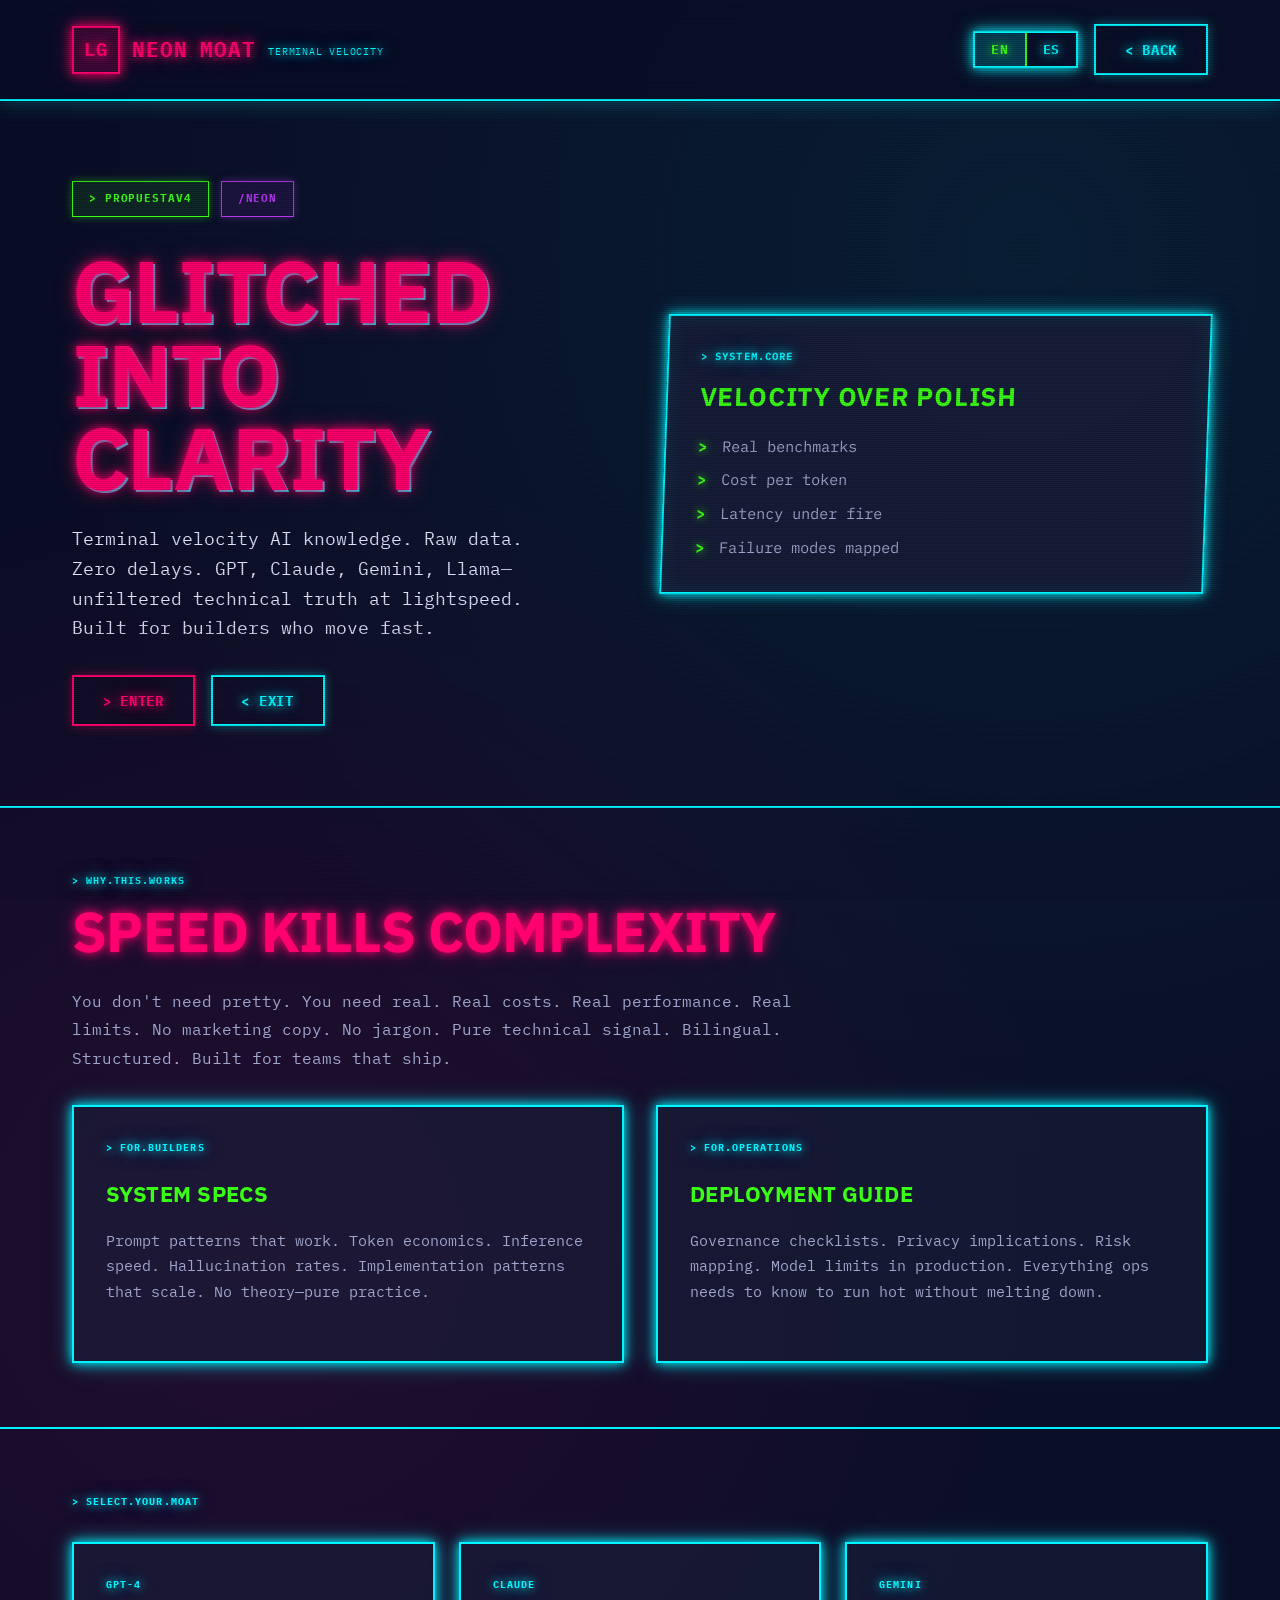
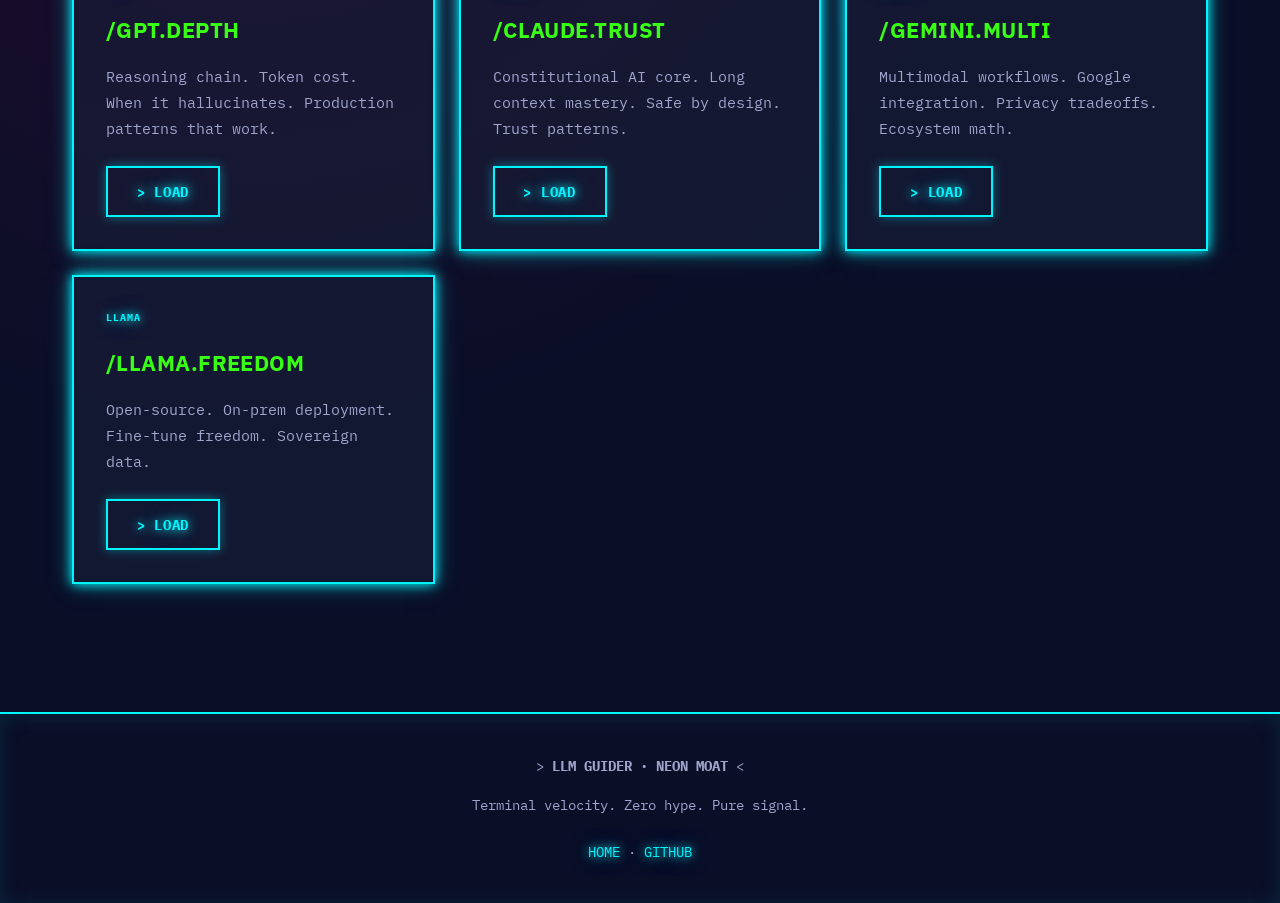
<file: propuestav4/index.html>
<!doctype html>
<html lang="en">
<head>
  <meta charset="utf-8">
  <meta name="viewport" content="width=device-width, initial-scale=1">
  <title>NEON MOAT · LLM Guider</title>
  <meta name="description" content="Terminal velocity AI guidance. Glitched. Unfiltered. Cyberpunk energy meets solid data.">
  <meta property="og:title" content="NEON MOAT | LLM Guider">
  <meta property="og:description" content="Terminal velocity AI guidance. Glitched. Real data.">
  <meta property="og:type" content="website">
  <meta property="og:image" content="https://guider.quitiweb.com/assets/og-preview.svg">
  <meta name="theme-color" content="#0a0e27">
  <link rel="icon" href="/assets/favicon.svg" type="image/svg+xml">
  <link rel="preconnect" href="https://fonts.googleapis.com">
  <link rel="preconnect" href="https://fonts.gstatic.com" crossorigin>
  <link href="https://fonts.googleapis.com/css2?family=IBM+Plex+Mono:ital,wght@0,400;0,600;0,700;1,400&family=IBM+Plex+Sans:ital,wght@0,600;0,700&display=swap" rel="stylesheet">
  <style>
    /* ══════════════════════════════════════════════════
       CYBERPUNK NEON · IBM Plex Mono · glitch + neon
       Terminal velocity. High-energy. Unfiltered.
       ══════════════════════════════════════════════════ */
    * {
      margin: 0;
      padding: 0;
      box-sizing: border-box;
    }

    :root {
      --dark-bg: #0a0e27;
      --dark-mid: #1a1f3a;
      --neon-pink: #ff006e;
      --neon-cyan: #00f5ff;
      --neon-lime: #39ff14;
      --neon-purple: #b537f2;
      --text-primary: #e0e0ff;
      --text-secondary: #a0a5cc;
      --font-mono: 'IBM Plex Mono', monospace;
      --font-display: 'IBM Plex Sans', sans-serif;
      --glow-pink: 0 0 10px var(--neon-pink), 0 0 20px rgba(255, 0, 110, 0.5);
      --glow-cyan: 0 0 10px var(--neon-cyan), 0 0 20px rgba(0, 245, 255, 0.5);
    }

    html {
      scroll-behavior: smooth;
    }

    body {
      background: var(--dark-bg);
      background-image:
        radial-gradient(circle at 20% 50%, rgba(255, 0, 110, 0.1) 0%, transparent 50%),
        radial-gradient(circle at 80% 10%, rgba(0, 245, 255, 0.08) 0%, transparent 40%);
      color: var(--text-primary);
      font-family: var(--font-mono);
      font-size: 15px;
      line-height: 1.6;
      min-height: 100vh;
    }

    /* CRT scanlines effect */
    body::after {
      content: '';
      position: fixed;
      top: 0;
      left: 0;
      width: 100%;
      height: 100%;
      pointer-events: none;
      background: repeating-linear-gradient(
        0deg,
        rgba(0, 0, 0, 0.15),
        rgba(0, 0, 0, 0.15) 1px,
        transparent 1px,
        transparent 2px
      );
      z-index: 999;
    }

    a {
      color: var(--neon-cyan);
      text-decoration: none;
      text-shadow: var(--glow-cyan);
      transition: all 0.2s;
    }

    a:hover {
      color: var(--neon-pink);
      text-shadow: var(--glow-pink);
    }

    .container {
      max-width: 1200px;
      margin: 0 auto;
      padding: 0 2rem;
      position: relative;
      z-index: 2;
    }

    /* ── HEADER ── */
    .site-header {
      background: rgba(10, 14, 39, 0.8);
      border-bottom: 2px solid var(--neon-cyan);
      padding: 1.5rem 0;
      position: sticky;
      top: 0;
      z-index: 100;
      box-shadow: 0 0 20px rgba(0, 245, 255, 0.3);
      backdrop-filter: blur(10px);
    }

    .nav {
      display: flex;
      justify-content: space-between;
      align-items: center;
      gap: 2rem;
      flex-wrap: wrap;
    }

    .brand {
      display: flex;
      align-items: center;
      gap: 0.75rem;
      font-weight: 700;
      font-size: 1.3rem;
      text-transform: uppercase;
      letter-spacing: 0.05em;
      color: var(--neon-pink);
      text-shadow: var(--glow-pink);
    }

    .brand-mark {
      width: 48px;
      height: 48px;
      border-radius: 0;
      background: rgba(255, 0, 110, 0.2);
      border: 2px solid var(--neon-pink);
      color: var(--neon-pink);
      font-weight: 700;
      display: flex;
      align-items: center;
      justify-content: center;
      font-size: 1.2rem;
      box-shadow: var(--glow-pink);
      text-shadow: var(--glow-pink);
    }

    .brand small {
      display: block;
      font-size: 0.6rem;
      font-weight: 400;
      color: var(--neon-cyan);
      margin-top: 0.3rem;
      letter-spacing: 0.08em;
      text-shadow: var(--glow-cyan);
    }

    .nav-actions {
      display: flex;
      align-items: center;
      gap: 1rem;
    }

    .toggle-group {
      display: flex;
      gap: 0;
      border: 2px solid var(--neon-cyan);
      box-shadow: var(--glow-cyan);
    }

    .toggle-group button {
      background: transparent;
      border: none;
      border-right: 2px solid var(--neon-cyan);
      padding: 0.5rem 1rem;
      font-family: var(--font-mono);
      font-weight: 700;
      font-size: 0.8rem;
      color: var(--neon-cyan);
      cursor: pointer;
      text-transform: uppercase;
      letter-spacing: 0.06em;
      text-shadow: var(--glow-cyan);
      transition: all 0.2s;
    }

    .toggle-group button:last-child {
      border-right: none;
    }

    .toggle-group button.is-active {
      background: rgba(0, 245, 255, 0.2);
      color: var(--neon-lime);
      text-shadow: 0 0 10px var(--neon-lime);
      border-right-color: var(--neon-lime);
    }

    /* ── BUTTONS ── */
    .button {
      display: inline-flex;
      align-items: center;
      justify-content: center;
      padding: 0.75rem 1.8rem;
      border: 2px solid var(--neon-cyan);
      background: transparent;
      color: var(--neon-cyan);
      font-family: var(--font-mono);
      font-weight: 700;
      font-size: 0.9rem;
      text-transform: uppercase;
      letter-spacing: 0.05em;
      cursor: pointer;
      transition: all 0.2s;
      text-decoration: none;
      text-shadow: var(--glow-cyan);
      box-shadow: 0 0 10px rgba(0, 245, 255, 0.4);
    }

    .button:hover {
      background: rgba(0, 245, 255, 0.1);
      border-color: var(--neon-pink);
      color: var(--neon-pink);
      text-shadow: var(--glow-pink);
      box-shadow: 0 0 20px var(--neon-pink);
    }

    .button-primary {
      border-color: var(--neon-pink);
      color: var(--neon-pink);
      text-shadow: var(--glow-pink);
      box-shadow: 0 0 10px rgba(255, 0, 110, 0.4);
    }

    .button-primary:hover {
      background: rgba(255, 0, 110, 0.1);
      border-color: var(--neon-lime);
      color: var(--neon-lime);
      text-shadow: 0 0 10px var(--neon-lime);
      box-shadow: 0 0 20px var(--neon-lime);
    }

    /* ── HERO ── */
    .hero {
      padding: 5rem 0;
      position: relative;
    }

    .hero-grid {
      display: grid;
      grid-template-columns: 1fr 1fr;
      gap: 3rem;
      align-items: center;
    }

    .hero h1 {
      font-family: var(--font-display);
      font-size: clamp(3.2rem, 8vw, 5.5rem);
      font-weight: 700;
      line-height: 0.95;
      margin-bottom: 1.5rem;
      color: var(--neon-pink);
      letter-spacing: -0.02em;
      text-transform: uppercase;
      text-shadow: var(--glow-pink), 2px 2px 0 var(--neon-cyan);
    }

    .lead {
      font-size: 1.1rem;
      line-height: 1.7;
      color: var(--text-primary);
      max-width: 90%;
      margin-bottom: 2rem;
    }

    .hero-actions {
      display: flex;
      gap: 1rem;
      flex-wrap: wrap;
    }

    .badge-row {
      display: flex;
      gap: 0.75rem;
      margin-bottom: 2rem;
      flex-wrap: wrap;
    }

    .eyebrow {
      font-size: 0.7rem;
      font-weight: 700;
      text-transform: uppercase;
      letter-spacing: 0.08em;
      color: var(--neon-lime);
      background: rgba(57, 255, 20, 0.1);
      border: 1px solid var(--neon-lime);
      padding: 0.5rem 1rem;
      box-shadow: 0 0 8px rgba(57, 255, 20, 0.4);
    }

    .status-chip {
      font-size: 0.7rem;
      font-weight: 700;
      text-transform: uppercase;
      letter-spacing: 0.08em;
      color: var(--neon-purple);
      background: rgba(181, 55, 242, 0.1);
      border: 1px solid var(--neon-purple);
      padding: 0.5rem 1rem;
      box-shadow: 0 0 8px rgba(181, 55, 242, 0.4);
    }

    .hero-card {
      background: rgba(26, 31, 58, 0.8);
      border: 2px solid var(--neon-cyan);
      padding: 2rem;
      box-shadow: var(--glow-cyan), inset 0 0 20px rgba(0, 245, 255, 0.1);
      transform: skewX(-2deg);
    }

    .hero-card:hover {
      border-color: var(--neon-pink);
      box-shadow: var(--glow-pink), inset 0 0 20px rgba(255, 0, 110, 0.1);
      transform: skewX(-2deg) translateY(-4px);
    }

    .hero-card h2 {
      font-family: var(--font-display);
      font-size: 1.6rem;
      font-weight: 700;
      margin: 0.5rem 0 1rem;
      color: var(--neon-lime);
      text-transform: uppercase;
      letter-spacing: 0.03em;
    }

    .kicker {
      font-size: 0.65rem;
      font-weight: 700;
      text-transform: uppercase;
      letter-spacing: 0.1em;
      color: var(--neon-cyan);
      margin-bottom: 0.75rem;
      display: block;
      text-shadow: var(--glow-cyan);
    }

    .list {
      list-style: none;
      display: grid;
      gap: 0.6rem;
    }

    .list li {
      padding-left: 1.5rem;
      position: relative;
      font-size: 0.95rem;
      color: var(--text-secondary);
    }

    .list li::before {
      content: '> ';
      position: absolute;
      left: 0;
      color: var(--neon-lime);
      font-weight: 700;
      text-shadow: 0 0 8px var(--neon-lime);
    }

    /* ── SECTIONS ── */
    .section {
      padding: 4rem 0;
      border-top: 2px solid var(--neon-cyan);
    }

    .section h2 {
      font-family: var(--font-display);
      font-size: clamp(2rem, 5vw, 3.5rem);
      font-weight: 700;
      line-height: 1.1;
      margin: 0 0 1.5rem;
      text-transform: uppercase;
      color: var(--neon-pink);
      text-shadow: var(--glow-pink);
      letter-spacing: -0.01em;
    }

    .section-intro {
      font-size: 1rem;
      line-height: 1.8;
      max-width: 75ch;
      color: var(--text-secondary);
      margin-bottom: 2rem;
    }

    /* ── GRIDS ── */
    .grid-2 {
      display: grid;
      grid-template-columns: repeat(auto-fit, minmax(300px, 1fr));
      gap: 2rem;
      margin-top: 2rem;
    }

    .proposal-grid {
      display: grid;
      grid-template-columns: repeat(auto-fit, minmax(280px, 1fr));
      gap: 1.5rem;
      margin-top: 2rem;
    }

    /* ── CARDS ── */
    .card, .proposal-card {
      background: rgba(26, 31, 58, 0.6);
      border: 2px solid var(--neon-cyan);
      padding: 2rem;
      box-shadow: var(--glow-cyan);
      display: flex;
      flex-direction: column;
      transition: all 0.2s;
    }

    .card:hover, .proposal-card:hover {
      border-color: var(--neon-pink);
      background: rgba(26, 31, 58, 0.9);
      box-shadow: var(--glow-pink);
      transform: translateY(-4px);
    }

    .card h3, .proposal-card h3 {
      font-family: var(--font-display);
      font-size: 1.4rem;
      font-weight: 700;
      margin: 0.5rem 0 1rem;
      color: var(--neon-lime);
      text-transform: uppercase;
      letter-spacing: 0.02em;
    }

    .card p, .proposal-card p {
      flex: 1;
      color: var(--text-secondary);
      margin-bottom: 1.5rem;
      line-height: 1.7;
      font-size: 0.95rem;
    }

    .proposal-card .button {
      align-self: flex-start;
      margin-top: auto;
    }

    /* ── FOOTER ── */
    .footer {
      border-top: 2px solid var(--neon-cyan);
      padding: 2.5rem 0;
      text-align: center;
      font-size: 0.9rem;
      color: var(--text-secondary);
      margin-top: 4rem;
      box-shadow: inset 0 2px 20px rgba(0, 245, 255, 0.1);
    }

    .footer a {
      color: var(--neon-cyan);
    }

    /* ── LANGUAGE ── */
    [data-lang], .inline-lang {
      display: none;
    }

    [data-lang].is-visible {
      display: block;
    }

    .inline-lang.is-visible {
      display: inline;
    }

    /* ── RESPONSIVE ── */
    @media (max-width: 768px) {
      .hero-grid {
        grid-template-columns: 1fr;
        gap: 2rem;
      }

      .hero h1 {
        font-size: clamp(2.3rem, 8vw, 4rem);
      }

      .nav {
        flex-direction: column;
        align-items: flex-start;
      }

      .site-header {
        padding: 1rem 0;
      }
    }
  </style>
</head>
<body>
<header class="site-header">
  <div class="container nav">
    <a class="brand" href="/">
      <span class="brand-mark">LG</span>
      NEON<span class="inline-lang" data-lang="en"> MOAT</span><span class="inline-lang" data-lang="es"> MOAT</span>
      <small><span class="inline-lang" data-lang="en">Terminal velocity</span><span class="inline-lang" data-lang="es">Velocidad terminal</span></small>
    </a>
    <div class="nav-actions">
      <div class="toggle-group" aria-label="Language toggle">
        <button type="button" data-set-lang="en">EN</button>
        <button type="button" data-set-lang="es">ES</button>
      </div>
      <a class="button button-secondary" href="/">
        <span class="inline-lang" data-lang="en">&lt; BACK</span>
        <span class="inline-lang" data-lang="es">&lt; VOLVER</span>
      </a>
    </div>
  </div>
</header>

<main>
  <section class="hero">
    <div class="container hero-grid">
      <div>
        <div class="badge-row">
          <span class="eyebrow">&gt; propuestav4</span>
          <span class="status-chip">/NEON</span>
        </div>
        <div data-lang="en"><h1>GLITCHED INTO CLARITY</h1></div>
        <div data-lang="es"><h1>PERTURBADOS A LA CLARIDAD</h1></div>
        <div data-lang="en"><p class="lead">Terminal velocity AI knowledge. Raw data. Zero delays. GPT, Claude, Gemini, Llama—unfiltered technical truth at lightspeed. Built for builders who move fast.</p></div>
        <div data-lang="es"><p class="lead">Conocimiento de IA a velocidad terminal. Datos crudos. Cero retrasos. GPT, Claude, Gemini, Llama—verdad técnica sin filtros a la velocidad de la luz. Construido para builders que se mueven rápido.</p></div>
        <div class="hero-actions">
          <a class="button button-primary" href="https://github.com/Quitiweb/llm-guider">
            <span class="inline-lang" data-lang="en">&gt; ENTER</span>
            <span class="inline-lang" data-lang="es">&gt; ENTRAR</span>
          </a>
          <a class="button button-secondary" href="/">
            <span class="inline-lang" data-lang="en">&lt; EXIT</span>
            <span class="inline-lang" data-lang="es">&lt; SALIR</span>
          </a>
        </div>
      </div>
      <aside class="hero-card">
        <span class="kicker">&gt; SYSTEM.CORE</span>
        <h2><span class="inline-lang" data-lang="en">VELOCITY OVER POLISH</span><span class="inline-lang" data-lang="es">VELOCIDAD SOBRE PULIDO</span></h2>
        <ul class="list">
          <li><span class="inline-lang" data-lang="en">Real benchmarks</span><span class="inline-lang" data-lang="es">Benchmarks reales</span></li>
          <li><span class="inline-lang" data-lang="en">Cost per token</span><span class="inline-lang" data-lang="es">Coste por token</span></li>
          <li><span class="inline-lang" data-lang="en">Latency under fire</span><span class="inline-lang" data-lang="es">Latencia bajo presión</span></li>
          <li><span class="inline-lang" data-lang="en">Failure modes mapped</span><span class="inline-lang" data-lang="es">Modos de fallo mapeados</span></li>
        </ul>
      </aside>
    </div>
  </section>

  <section class="section">
    <div class="container">
      <span class="kicker">&gt; WHY.THIS.WORKS</span>
      <h2><span class="inline-lang" data-lang="en">SPEED KILLS COMPLEXITY</span><span class="inline-lang" data-lang="es">LA VELOCIDAD MATA LA COMPLEJIDAD</span></h2>
      <div data-lang="en"><p class="section-intro">You don't need pretty. You need real. Real costs. Real performance. Real limits. No marketing copy. No jargon. Pure technical signal. Bilingual. Structured. Built for teams that ship.</p></div>
      <div data-lang="es"><p class="section-intro">No necesitas lo bonito. Necesitas lo real. Costes reales. Rendimiento real. Límites reales. Sin copia de marketing. Sin jerga. Señal técnica pura. Bilingüe. Estructurado. Construido para equipos que lanzan.</p></div>

      <div class="grid-2">
        <article class="card">
          <span class="kicker">&gt; FOR.BUILDERS</span>
          <div data-lang="en"><h3>SYSTEM SPECS</h3><p>Prompt patterns that work. Token economics. Inference speed. Hallucination rates. Implementation patterns that scale. No theory—pure practice.</p></div>
          <div data-lang="es"><h3>ESPECIFICACIONES DEL SISTEMA</h3><p>Patrones de prompt que funcionan. Economía de tokens. Velocidad de inferencia. Tasas de alucinación. Patrones de implementación que escalan. Sin teoría, solo práctica pura.</p></div>
        </article>
        <article class="card">
          <span class="kicker">&gt; FOR.OPERATIONS</span>
          <div data-lang="en"><h3>DEPLOYMENT GUIDE</h3><p>Governance checklists. Privacy implications. Risk mapping. Model limits in production. Everything ops needs to know to run hot without melting down.</p></div>
          <div data-lang="es"><h3>GUÍA DE DESPLIEGUE</h3><p>Listas de verificación de gobernanza. Implicaciones de privacidad. Mapeo de riesgos. Límites del modelo en producción. Todo lo que ops necesita saber.</p></div>
        </article>
      </div>
    </div>
  </section>

  <section class="section">
    <div class="container">
      <span class="kicker">&gt; SELECT.YOUR.MOAT</span>
      <div class="proposal-grid">
        <article class="proposal-card">
          <span class="kicker">GPT-4</span>
          <h3>/GPT.DEPTH</h3>
          <div data-lang="en"><p>Reasoning chain. Token cost. When it hallucinates. Production patterns that work.</p></div>
          <div data-lang="es"><p>Cadena de razonamiento. Coste de token. Cuándo alucina. Patrones de producción que funcionan.</p></div>
          <a class="button button-secondary" href="/propuestav5/"><span class="inline-lang" data-lang="en">&gt; LOAD</span><span class="inline-lang" data-lang="es">&gt; CARGAR</span></a>
        </article>
        <article class="proposal-card">
          <span class="kicker">Claude</span>
          <h3>/CLAUDE.TRUST</h3>
          <div data-lang="en"><p>Constitutional AI core. Long context mastery. Safe by design. Trust patterns.</p></div>
          <div data-lang="es"><p>Núcleo de IA constitucional. Dominio de contexto largo. Seguro por diseño. Patrones de confianza.</p></div>
          <a class="button button-secondary" href="/propuestav1/"><span class="inline-lang" data-lang="en">&gt; LOAD</span><span class="inline-lang" data-lang="es">&gt; CARGAR</span></a>
        </article>
        <article class="proposal-card">
          <span class="kicker">Gemini</span>
          <h3>/GEMINI.MULTI</h3>
          <div data-lang="en"><p>Multimodal workflows. Google integration. Privacy tradeoffs. Ecosystem math.</p></div>
          <div data-lang="es"><p>Flujos multimodales. Integración Google. Intercambios de privacidad. Matemáticas del ecosistema.</p></div>
          <a class="button button-secondary" href="/propuestav2/"><span class="inline-lang" data-lang="en">&gt; LOAD</span><span class="inline-lang" data-lang="es">&gt; CARGAR</span></a>
        </article>
        <article class="proposal-card">
          <span class="kicker">Llama</span>
          <h3>/LLAMA.FREEDOM</h3>
          <div data-lang="en"><p>Open-source. On-prem deployment. Fine-tune freedom. Sovereign data.</p></div>
          <div data-lang="es"><p>Open-source. Despliegue local. Libertad de ajuste. Datos soberanos.</p></div>
          <a class="button button-secondary" href="/propuestav3/"><span class="inline-lang" data-lang="en">&gt; LOAD</span><span class="inline-lang" data-lang="es">&gt; CARGAR</span></a>
        </article>
      </div>
    </div>
  </section>
</main>

<footer class="footer">
  <div class="container">
    <p>&gt; <strong>LLM GUIDER · NEON MOAT</strong> &lt;</p>
    <p style="margin-top: 1rem;"><span class="inline-lang" data-lang="en">Terminal velocity. Zero hype. Pure signal.</span><span class="inline-lang" data-lang="es">Velocidad terminal. Cero hype. Señal pura.</span></p>
    <p style="margin-top: 1.5rem;"><a href="/">HOME</a> · <a href="https://github.com/Quitiweb/llm-guider">GITHUB</a></p>
  </div>
</footer>

<script src="/assets/site.js"></script>
</body>
</html>
</file>
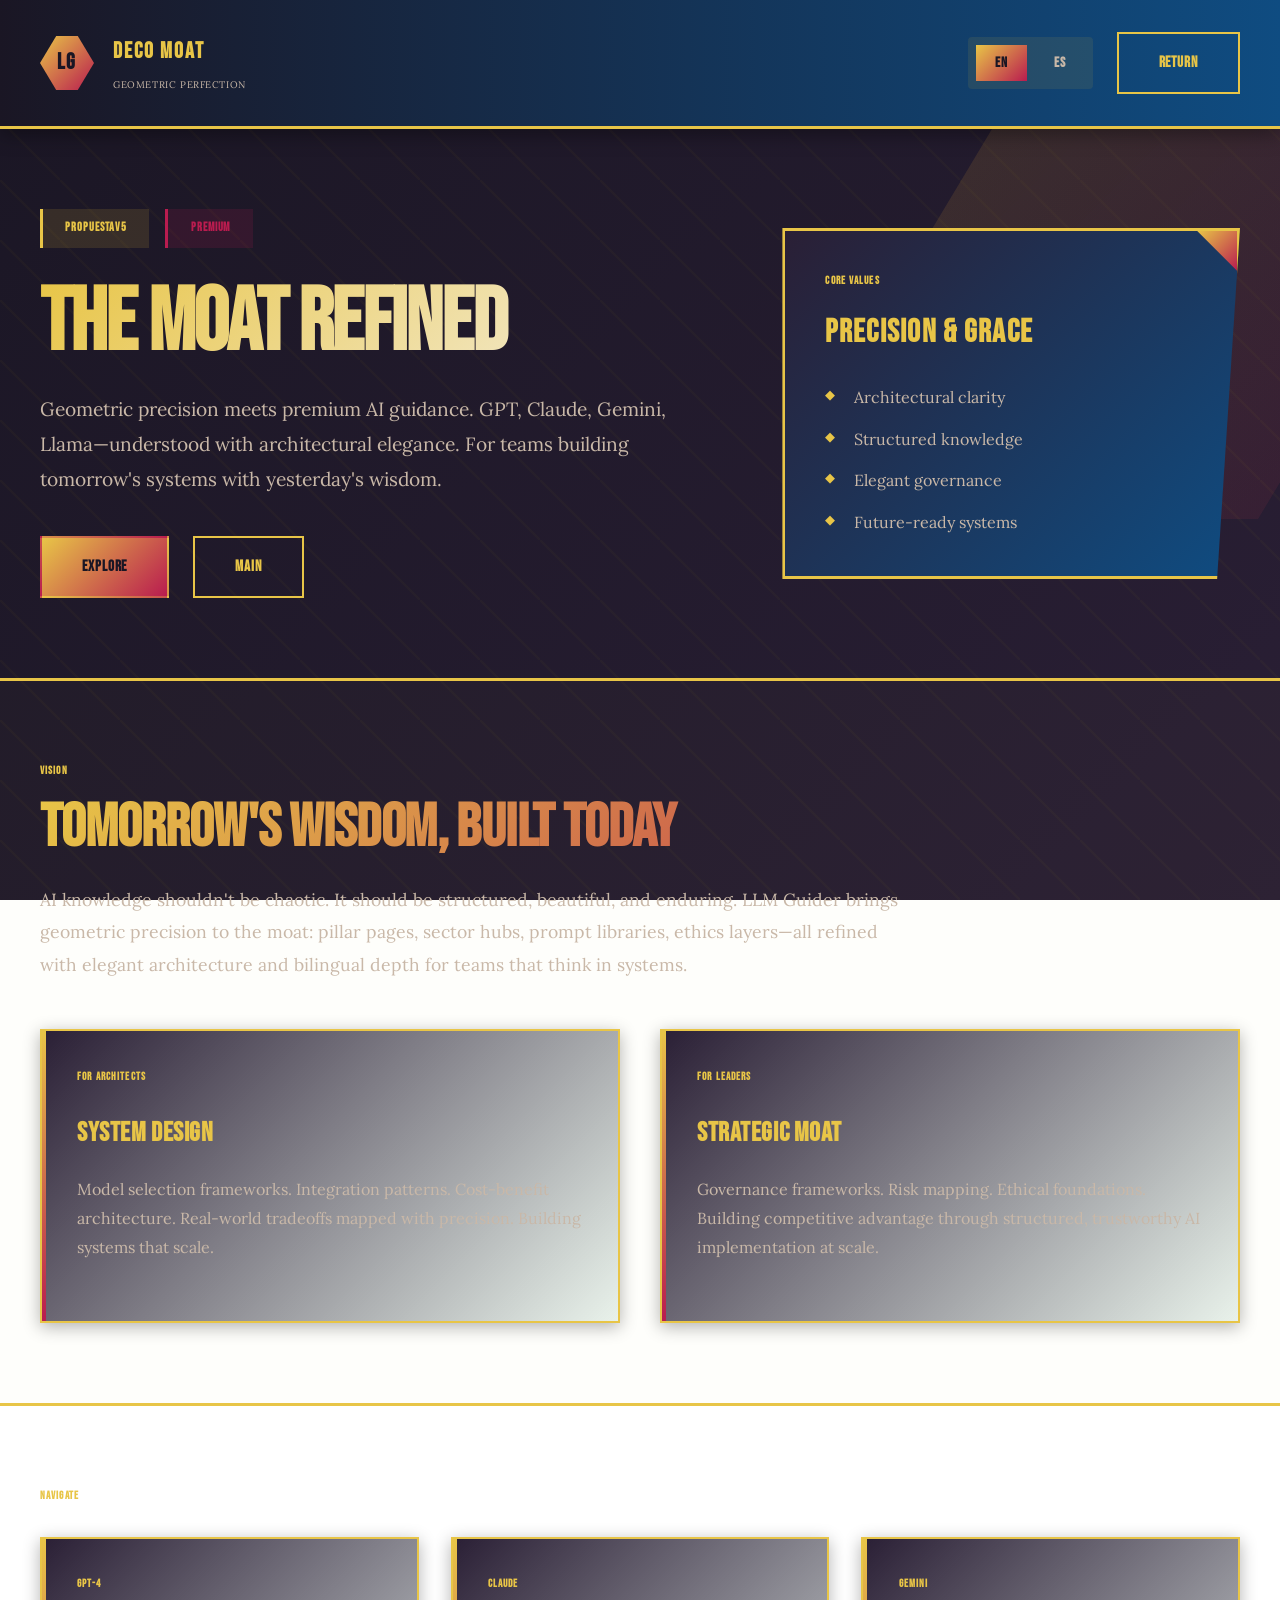
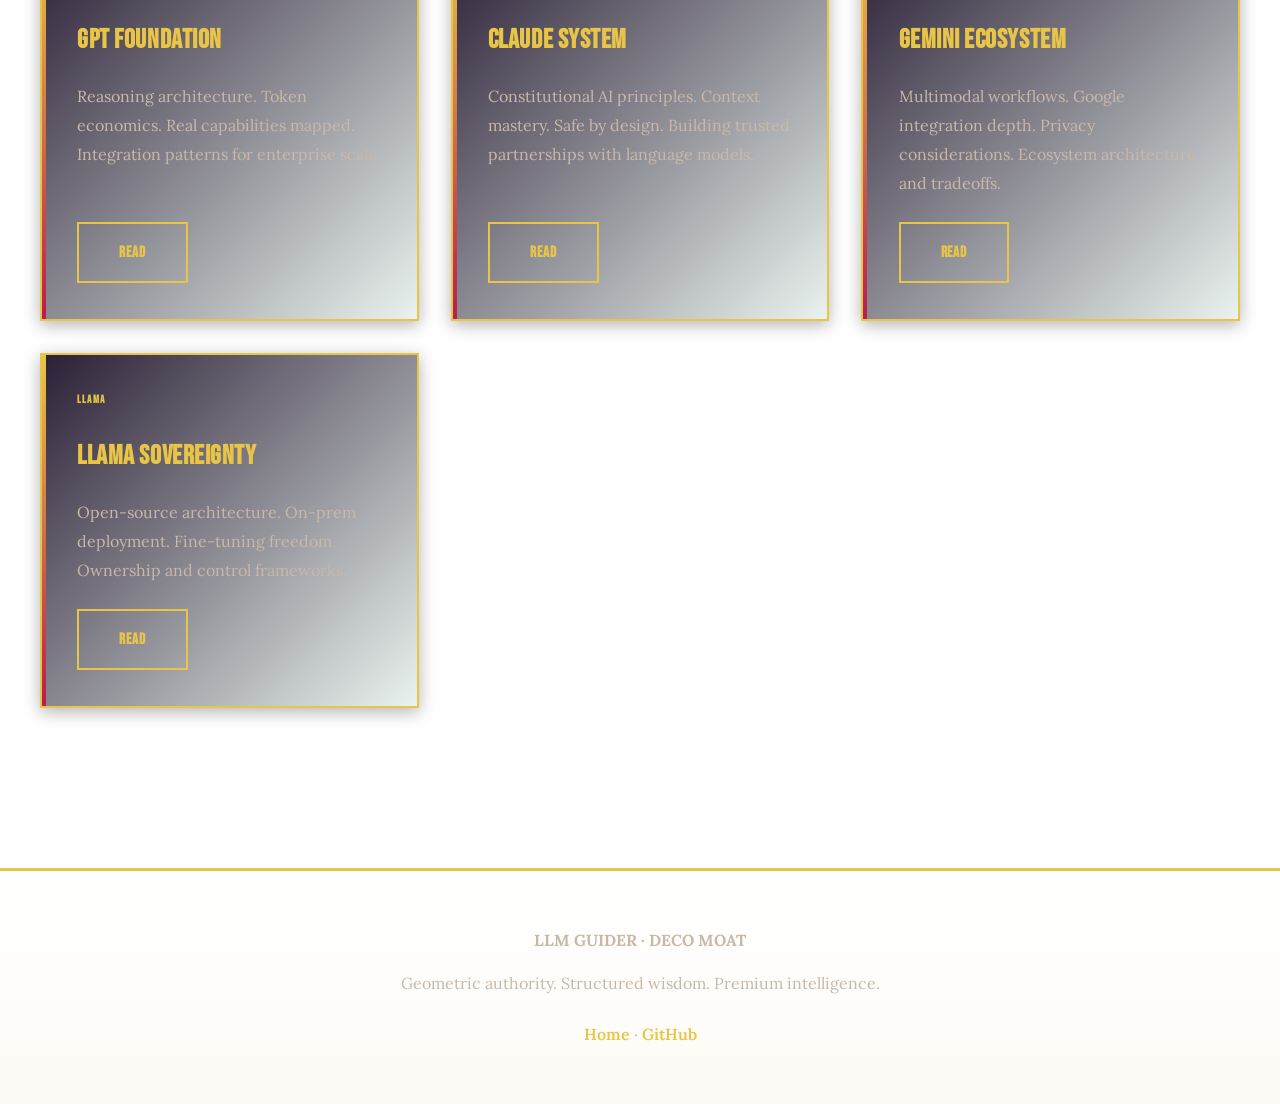
<file: propuestav5/index.html>
<!doctype html>
<html lang="en">
<head>
  <meta charset="utf-8">
  <meta name="viewport" content="width=device-width, initial-scale=1">
  <title>DECO MOAT · LLM Guider</title>
  <meta name="description" content="Geometric perfection. Art deco energy. Jewel-tone authority. The future of AI guidance.">
  <meta property="og:title" content="DECO MOAT | LLM Guider">
  <meta property="og:description" content="Geometric perfection. Art deco energy. The moat refined.">
  <meta property="og:type" content="website">
  <meta property="og:image" content="https://guider.quitiweb.com/assets/og-preview.svg">
  <meta name="theme-color" content="#1a1624">
  <link rel="icon" href="/assets/favicon.svg" type="image/svg+xml">
  <link rel="preconnect" href="https://fonts.googleapis.com">
  <link rel="preconnect" href="https://fonts.gstatic.com" crossorigin>
  <link href="https://fonts.googleapis.com/css2?family=Bebas+Neue&family=Lora:ital,wght@0,400;0,600;0,700;1,400&display=swap" rel="stylesheet">
  <style>
    /* ══════════════════════════════════════════════════
       GEOMETRIC ART DECO · Bebas Neue + Lora
       Jewel tones. Bold diagonals. Symmetry × Drama
       ══════════════════════════════════════════════════ */
    * {
      margin: 0;
      padding: 0;
      box-sizing: border-box;
    }

    :root {
      --bg-deep: #1a1624;
      --bg-mid: #2a1f35;
      --gold: #d4af37;
      --emerald: #2d8659;
      --sapphire: #0f4c81;
      --ruby: #b91c4f;
      --cream: #f5f1e8;
      --text-primary: #f0ead8;
      --text-secondary: #c9b8a8;
      --accent-gold: #e8c547;
      --font-display: 'Bebas Neue', sans-serif;
      --font-body: 'Lora', serif;
    }

    html {
      scroll-behavior: smooth;
    }

    body {
      background: linear-gradient(135deg, var(--bg-deep) 0%, var(--bg-mid) 100%);
      background-attachment: fixed;
      color: var(--text-primary);
      font-family: var(--font-body);
      line-height: 1.7;
      font-size: 16px;
      min-height: 100vh;
    }

    /* Geometric pattern overlay */
    body::before {
      content: '';
      position: fixed;
      top: 0;
      left: 0;
      right: 0;
      bottom: 0;
      background-image:
        linear-gradient(45deg, transparent 48%, var(--gold) 49%, var(--gold) 51%, transparent 52%),
        linear-gradient(-45deg, transparent 48%, rgba(212, 175, 55, 0.1) 49%, rgba(212, 175, 55, 0.1) 51%, transparent 52%);
      background-size: 60px 60px, 60px 60px;
      background-position: 0 0, 30px 30px;
      opacity: 0.03;
      pointer-events: none;
      z-index: 0;
    }

    a {
      color: var(--accent-gold);
      text-decoration: none;
      transition: color 0.3s;
    }

    a:hover {
      color: var(--cream);
    }

    .container {
      max-width: 1280px;
      margin: 0 auto;
      padding: 0 2.5rem;
      position: relative;
      z-index: 1;
    }

    /* ── HEADER ── */
    .site-header {
      background: linear-gradient(90deg, var(--bg-deep) 0%, var(--sapphire) 100%);
      border-bottom: 3px solid var(--accent-gold);
      padding: 2rem 0;
      position: sticky;
      top: 0;
      z-index: 100;
      box-shadow: 0 4px 20px rgba(0, 0, 0, 0.4);
    }

    .nav {
      display: flex;
      justify-content: space-between;
      align-items: center;
      gap: 2.5rem;
      flex-wrap: wrap;
    }

    .brand {
      display: flex;
      align-items: center;
      gap: 1.2rem;
      font-family: var(--font-display);
      font-size: 1.4rem;
      font-weight: 700;
      text-transform: uppercase;
      letter-spacing: 0.08em;
      color: var(--accent-gold);
    }

    .brand-mark {
      width: 54px;
      height: 54px;
      background: linear-gradient(135deg, var(--accent-gold), var(--ruby));
      color: var(--bg-deep);
      font-weight: 900;
      display: flex;
      align-items: center;
      justify-content: center;
      font-size: 1.4rem;
      clip-path: polygon(30% 0%, 70% 0%, 100% 50%, 70% 100%, 30% 100%, 0% 50%);
      box-shadow: 0 8px 24px rgba(212, 175, 55, 0.4);
    }

    .brand small {
      display: block;
      font-size: 0.6rem;
      font-family: var(--font-body);
      font-weight: 400;
      color: var(--text-secondary);
      margin-top: 0.4rem;
      letter-spacing: 0.06em;
      text-transform: uppercase;
    }

    .nav-actions {
      display: flex;
      align-items: center;
      gap: 1.5rem;
    }

    .toggle-group {
      display: flex;
      gap: 0.5rem;
      background: rgba(212, 175, 55, 0.1);
      padding: 0.5rem;
      border-radius: 4px;
    }

    .toggle-group button {
      background: transparent;
      border: none;
      padding: 0.6rem 1.2rem;
      font-family: var(--font-display);
      font-weight: 700;
      font-size: 0.9rem;
      color: var(--text-secondary);
      cursor: pointer;
      text-transform: uppercase;
      letter-spacing: 0.05em;
      transition: all 0.3s;
    }

    .toggle-group button.is-active {
      background: linear-gradient(135deg, var(--accent-gold), var(--ruby));
      color: var(--bg-deep);
    }

    /* ── BUTTONS ── */
    .button {
      display: inline-flex;
      align-items: center;
      justify-content: center;
      padding: 1rem 2.5rem;
      border: 2px solid var(--accent-gold);
      background: transparent;
      color: var(--accent-gold);
      font-family: var(--font-display);
      font-weight: 700;
      font-size: 0.95rem;
      text-transform: uppercase;
      letter-spacing: 0.06em;
      cursor: pointer;
      transition: all 0.3s;
      text-decoration: none;
      position: relative;
      overflow: hidden;
    }

    .button::before {
      content: '';
      position: absolute;
      top: 0;
      left: -100%;
      width: 100%;
      height: 100%;
      background: linear-gradient(135deg, var(--accent-gold), var(--ruby));
      z-index: -1;
      transition: left 0.3s;
    }

    .button:hover {
      color: var(--bg-deep);
      border-color: var(--ruby);
    }

    .button:hover::before {
      left: 0;
    }

    .button-primary {
      background: linear-gradient(135deg, var(--accent-gold), var(--ruby));
      color: var(--bg-deep);
      border-color: transparent;
    }

    .button-primary:hover {
      border-color: var(--accent-gold);
    }

    /* ── HERO ── */
    .hero {
      padding: 5rem 0;
      position: relative;
      overflow: hidden;
    }

    .hero::before {
      content: '';
      position: absolute;
      top: -20%;
      right: -10%;
      width: 500px;
      height: 500px;
      background: linear-gradient(135deg, rgba(212, 175, 55, 0.15), rgba(185, 28, 79, 0.1));
      clip-path: polygon(30% 0%, 70% 0%, 100% 50%, 70% 100%, 30% 100%, 0% 50%);
      z-index: 0;
    }

    .hero-grid {
      display: grid;
      grid-template-columns: 1.2fr 0.8fr;
      gap: 3.5rem;
      align-items: center;
      position: relative;
      z-index: 1;
    }

    .hero h1 {
      font-family: var(--font-display);
      font-size: clamp(3.5rem, 8vw, 5.5rem);
      font-weight: 700;
      line-height: 1;
      margin-bottom: 1.5rem;
      letter-spacing: -0.02em;
      text-transform: uppercase;
      background: linear-gradient(135deg, var(--accent-gold), var(--cream));
      -webkit-background-clip: text;
      background-clip: text;
      -webkit-text-fill-color: transparent;
    }

    .lead {
      font-size: 1.2rem;
      line-height: 1.8;
      color: var(--text-secondary);
      max-width: 95%;
      margin-bottom: 2.5rem;
    }

    .hero-actions {
      display: flex;
      gap: 1.5rem;
      flex-wrap: wrap;
    }

    .badge-row {
      display: flex;
      gap: 1rem;
      margin-bottom: 2rem;
      flex-wrap: wrap;
    }

    .eyebrow {
      font-family: var(--font-display);
      font-size: 0.75rem;
      font-weight: 700;
      text-transform: uppercase;
      letter-spacing: 0.08em;
      color: var(--accent-gold);
      background: rgba(212, 175, 55, 0.15);
      padding: 0.6rem 1.4rem;
      border-left: 3px solid var(--accent-gold);
    }

    .status-chip {
      font-family: var(--font-display);
      font-size: 0.75rem;
      font-weight: 700;
      text-transform: uppercase;
      letter-spacing: 0.08em;
      color: var(--ruby);
      background: rgba(185, 28, 79, 0.15);
      padding: 0.6rem 1.4rem;
      border-left: 3px solid var(--ruby);
    }

    .hero-card {
      background: linear-gradient(135deg, var(--bg-mid) 0%, var(--sapphire) 100%);
      border: 3px solid var(--accent-gold);
      padding: 2.5rem;
      box-shadow: 0 8px 32px rgba(0, 0, 0, 0.4);
      clip-path: polygon(0 0, 100% 0, 95% 100%, 0 100%);
      position: relative;
    }

    .hero-card::before {
      content: '';
      position: absolute;
      top: 0;
      right: 0;
      width: 40px;
      height: 40px;
      background: linear-gradient(135deg, var(--accent-gold), var(--ruby));
      clip-path: polygon(100% 0, 0 0, 100% 100%);
    }

    .hero-card:hover {
      transform: translateY(-6px);
      box-shadow: 0 12px 40px rgba(212, 175, 55, 0.3);
    }

    .hero-card h2 {
      font-family: var(--font-display);
      font-size: 2rem;
      font-weight: 700;
      margin: 0.5rem 0 1.5rem;
      text-transform: uppercase;
      color: var(--accent-gold);
      letter-spacing: 0.04em;
    }

    .kicker {
      font-family: var(--font-display);
      font-size: 0.7rem;
      font-weight: 700;
      text-transform: uppercase;
      letter-spacing: 0.1em;
      color: var(--accent-gold);
      margin-bottom: 1rem;
      display: block;
    }

    .list {
      list-style: none;
      display: grid;
      gap: 0.9rem;
    }

    .list li {
      padding-left: 1.8rem;
      position: relative;
      color: var(--text-secondary);
      font-size: 1rem;
    }

    .list li::before {
      content: '◆';
      position: absolute;
      left: 0;
      color: var(--accent-gold);
      font-size: 0.8rem;
    }

    /* ── SECTIONS ── */
    .section {
      padding: 5rem 0;
      border-top: 3px solid var(--accent-gold);
      position: relative;
    }

    .section:nth-child(2n) {
      background: rgba(212, 175, 55, 0.02);
    }

    .section h2 {
      font-family: var(--font-display);
      font-size: clamp(2.2rem, 5vw, 3.8rem);
      font-weight: 700;
      line-height: 1.05;
      margin: 0 0 1.5rem;
      text-transform: uppercase;
      letter-spacing: -0.01em;
      background: linear-gradient(135deg, var(--accent-gold), var(--ruby));
      -webkit-background-clip: text;
      background-clip: text;
      -webkit-text-fill-color: transparent;
    }

    .section-intro {
      font-size: 1.1rem;
      line-height: 1.85;
      max-width: 78ch;
      color: var(--text-secondary);
      margin-bottom: 3rem;
    }

    /* ── GRIDS ── */
    .grid-2 {
      display: grid;
      grid-template-columns: repeat(auto-fit, minmax(320px, 1fr));
      gap: 2.5rem;
      margin-top: 2rem;
    }

    .proposal-grid {
      display: grid;
      grid-template-columns: repeat(auto-fit, minmax(300px, 1fr));
      gap: 2rem;
      margin-top: 2rem;
    }

    /* ── CARDS ── */
    .card, .proposal-card {
      background: linear-gradient(135deg, var(--bg-mid) 0%, rgba(45, 134, 89, 0.1) 100%);
      border: 2px solid var(--accent-gold);
      padding: 2.2rem;
      box-shadow: 0 4px 16px rgba(0, 0, 0, 0.3);
      display: flex;
      flex-direction: column;
      transition: all 0.3s;
      position: relative;
      overflow: hidden;
    }

    .card::before, .proposal-card::before {
      content: '';
      position: absolute;
      top: 0;
      left: 0;
      width: 4px;
      height: 100%;
      background: linear-gradient(180deg, var(--accent-gold), var(--ruby));
    }

    .card:hover, .proposal-card:hover {
      transform: translateY(-8px);
      box-shadow: 0 12px 32px rgba(212, 175, 55, 0.3);
      border-color: var(--ruby);
    }

    .card h3, .proposal-card h3 {
      font-family: var(--font-display);
      font-size: 1.7rem;
      font-weight: 700;
      margin: 0.5rem 0 1.2rem;
      text-transform: uppercase;
      letter-spacing: 0.02em;
      color: var(--accent-gold);
    }

    .card p, .proposal-card p {
      flex: 1;
      color: var(--text-secondary);
      margin-bottom: 1.5rem;
      line-height: 1.8;
      font-size: 1rem;
    }

    .proposal-card .button {
      align-self: flex-start;
      margin-top: auto;
    }

    /* ── FOOTER ── */
    .footer {
      border-top: 3px solid var(--accent-gold);
      padding: 3.5rem 0;
      text-align: center;
      font-size: 1rem;
      color: var(--text-secondary);
      margin-top: 5rem;
      background: linear-gradient(180deg, transparent 0%, rgba(212, 175, 55, 0.05) 100%);
    }

    .footer a {
      color: var(--accent-gold);
      font-weight: 600;
    }

    /* ── LANGUAGE ── */
    [data-lang], .inline-lang {
      display: none;
    }

    [data-lang].is-visible {
      display: block;
    }

    .inline-lang.is-visible {
      display: inline;
    }

    /* ── RESPONSIVE ── */
    @media (max-width: 768px) {
      .hero-grid {
        grid-template-columns: 1fr;
        gap: 2.5rem;
      }

      .hero h1 {
        font-size: clamp(2.5rem, 8vw, 4rem);
      }

      .nav {
        flex-direction: column;
        align-items: flex-start;
        gap: 1.5rem;
      }

      .site-header {
        padding: 1.5rem 0;
      }

      .hero::before {
        width: 350px;
        height: 350px;
      }

      .section {
        padding: 3rem 0;
      }

      .container {
        padding: 0 1.5rem;
      }
    }
  </style>
</head>
<body>
<header class="site-header">
  <div class="container nav">
    <a class="brand" href="/">
      <span class="brand-mark">LG</span>
      <div>
        DECO<span class="inline-lang" data-lang="en"> MOAT</span><span class="inline-lang" data-lang="es"> MOAT</span>
        <small><span class="inline-lang" data-lang="en">Geometric perfection</span><span class="inline-lang" data-lang="es">Perfección geométrica</span></small>
      </div>
    </a>
    <div class="nav-actions">
      <div class="toggle-group" aria-label="Language toggle">
        <button type="button" data-set-lang="en">EN</button>
        <button type="button" data-set-lang="es">ES</button>
      </div>
      <a class="button button-secondary" href="/">
        <span class="inline-lang" data-lang="en">Return</span>
        <span class="inline-lang" data-lang="es">Volver</span>
      </a>
    </div>
  </div>
</header>

<main>
  <section class="hero">
    <div class="container hero-grid">
      <div>
        <div class="badge-row">
          <span class="eyebrow">propuestav5</span>
          <span class="status-chip"><span class="inline-lang" data-lang="en">Premium</span><span class="inline-lang" data-lang="es">Premium</span></span>
        </div>
        <div data-lang="en"><h1>The moat refined</h1></div>
        <div data-lang="es"><h1>El moat refinado</h1></div>
        <div data-lang="en"><p class="lead">Geometric precision meets premium AI guidance. GPT, Claude, Gemini, Llama—understood with architectural elegance. For teams building tomorrow's systems with yesterday's wisdom.</p></div>
        <div data-lang="es"><p class="lead">Precisión geométrica unida con orientación premium sobre IA. GPT, Claude, Gemini, Llama—entendidos con elegancia arquitectónica. Para equipos que construyen sistemas del futuro con sabiduría del pasado.</p></div>
        <div class="hero-actions">
          <a class="button button-primary" href="https://github.com/Quitiweb/llm-guider">
            <span class="inline-lang" data-lang="en">Explore</span>
            <span class="inline-lang" data-lang="es">Explorar</span>
          </a>
          <a class="button button-secondary" href="/">
            <span class="inline-lang" data-lang="en">Main</span>
            <span class="inline-lang" data-lang="es">Principal</span>
          </a>
        </div>
      </div>
      <aside class="hero-card">
        <span class="kicker"><span class="inline-lang" data-lang="en">Core values</span><span class="inline-lang" data-lang="es">Valores centrales</span></span>
        <h2><span class="inline-lang" data-lang="en">Precision & Grace</span><span class="inline-lang" data-lang="es">Precisión y Gracia</span></h2>
        <ul class="list">
          <li><span class="inline-lang" data-lang="en">Architectural clarity</span><span class="inline-lang" data-lang="es">Claridad arquitectónica</span></li>
          <li><span class="inline-lang" data-lang="en">Structured knowledge</span><span class="inline-lang" data-lang="es">Conocimiento estructurado</span></li>
          <li><span class="inline-lang" data-lang="en">Elegant governance</span><span class="inline-lang" data-lang="es">Gobernanza elegante</span></li>
          <li><span class="inline-lang" data-lang="en">Future-ready systems</span><span class="inline-lang" data-lang="es">Sistemas preparados para el futuro</span></li>
        </ul>
      </aside>
    </div>
  </section>

  <section class="section">
    <div class="container">
      <span class="kicker"><span class="inline-lang" data-lang="en">Vision</span><span class="inline-lang" data-lang="es">Visión</span></span>
      <h2><span class="inline-lang" data-lang="en">Tomorrow's wisdom, built today</span><span class="inline-lang" data-lang="es">La sabiduría de mañana, construida hoy</span></h2>
      <div data-lang="en"><p class="section-intro">AI knowledge shouldn't be chaotic. It should be structured, beautiful, and enduring. LLM Guider brings geometric precision to the moat: pillar pages, sector hubs, prompt libraries, ethics layers—all refined with elegant architecture and bilingual depth for teams that think in systems.</p></div>
      <div data-lang="es"><p class="section-intro">El conocimiento sobre IA no debería ser caótico. Debería ser estructurado, hermoso y duradero. LLM Guider aporta precisión geométrica al moat: páginas pilar, hubs sectoriales, bibliotecas de prompts, capas de ética, todo refinado con arquitectura elegante y profundidad bilingüe para equipos que piensan en sistemas.</p></div>

      <div class="grid-2">
        <article class="card">
          <span class="kicker"><span class="inline-lang" data-lang="en">For architects</span><span class="inline-lang" data-lang="es">Para arquitectos</span></span>
          <div data-lang="en"><h3>System design</h3><p>Model selection frameworks. Integration patterns. Cost-benefit architecture. Real-world tradeoffs mapped with precision. Building systems that scale.</p></div>
          <div data-lang="es"><h3>Diseño de sistemas</h3><p>Marcos de selección de modelos. Patrones de integración. Arquitectura de coste-beneficio. Intercambios del mundo real mapeados con precisión. Construcción de sistemas que escalan.</p></div>
        </article>
        <article class="card">
          <span class="kicker"><span class="inline-lang" data-lang="en">For leaders</span><span class="inline-lang" data-lang="es">Para líderes</span></span>
          <div data-lang="en"><h3>Strategic moat</h3><p>Governance frameworks. Risk mapping. Ethical foundations. Building competitive advantage through structured, trustworthy AI implementation at scale.</p></div>
          <div data-lang="es"><h3>Moat estratégico</h3><p>Marcos de gobernanza. Mapeo de riesgos. Fundaciones éticas. Construcción de ventaja competitiva a través de implementación confiable y estructurada de IA a escala.</p></div>
        </article>
      </div>
    </div>
  </section>

  <section class="section">
    <div class="container">
      <span class="kicker"><span class="inline-lang" data-lang="en">Navigate</span><span class="inline-lang" data-lang="es">Navega</span></span>
      <div class="proposal-grid">
        <article class="proposal-card">
          <span class="kicker">GPT-4</span>
          <h3>GPT Foundation</h3>
          <div data-lang="en"><p>Reasoning architecture. Token economics. Real capabilities mapped. Integration patterns for enterprise scale.</p></div>
          <div data-lang="es"><p>Arquitectura de razonamiento. Economía de tokens. Capacidades reales mapeadas. Patrones de integración para escala empresarial.</p></div>
          <a class="button button-secondary" href="/propuestav1/"><span class="inline-lang" data-lang="en">Read</span><span class="inline-lang" data-lang="es">Leer</span></a>
        </article>
        <article class="proposal-card">
          <span class="kicker">Claude</span>
          <h3>Claude System</h3>
          <div data-lang="en"><p>Constitutional AI principles. Context mastery. Safe by design. Building trusted partnerships with language models.</p></div>
          <div data-lang="es"><p>Principios de IA constitucional. Dominio del contexto. Seguro por diseño. Construcción de asociaciones de confianza con modelos de lenguaje.</p></div>
          <a class="button button-secondary" href="/propuestav2/"><span class="inline-lang" data-lang="en">Read</span><span class="inline-lang" data-lang="es">Leer</span></a>
        </article>
        <article class="proposal-card">
          <span class="kicker">Gemini</span>
          <h3>Gemini Ecosystem</h3>
          <div data-lang="en"><p>Multimodal workflows. Google integration depth. Privacy considerations. Ecosystem architecture and tradeoffs.</p></div>
          <div data-lang="es"><p>Flujos multimodales. Profundidad de integración Google. Consideraciones de privacidad. Arquitectura del ecosistema e intercambios.</p></div>
          <a class="button button-secondary" href="/propuestav3/"><span class="inline-lang" data-lang="en">Read</span><span class="inline-lang" data-lang="es">Leer</span></a>
        </article>
        <article class="proposal-card">
          <span class="kicker">Llama</span>
          <h3>Llama Sovereignty</h3>
          <div data-lang="en"><p>Open-source architecture. On-prem deployment. Fine-tuning freedom. Ownership and control frameworks.</p></div>
          <div data-lang="es"><p>Arquitectura open-source. Despliegue local. Libertad de ajuste. Marcos de propiedad y control.</p></div>
          <a class="button button-secondary" href="/propuestav4/"><span class="inline-lang" data-lang="en">Read</span><span class="inline-lang" data-lang="es">Leer</span></a>
        </article>
      </div>
    </div>
  </section>
</main>

<footer class="footer">
  <div class="container">
    <p><strong>LLM GUIDER · DECO MOAT</strong></p>
    <p style="margin-top: 1rem;"><span class="inline-lang" data-lang="en">Geometric authority. Structured wisdom. Premium intelligence.</span><span class="inline-lang" data-lang="es">Autoridad geométrica. Sabiduría estructurada. Inteligencia premium.</span></p>
    <p style="margin-top: 1.5rem;"><a href="/">Home</a> · <a href="https://github.com/Quitiweb/llm-guider">GitHub</a></p>
  </div>
</footer>

<script src="/assets/site.js"></script>
</body>
</html>
</file>
<file: assets/site.css>
:root {
  --bg: #08111f;
  --bg-soft: #0e1728;
  --panel: rgba(255,255,255,0.06);
  --panel-strong: rgba(255,255,255,0.1);
  --text: #ecf2ff;
  --muted: #9fb0cf;
  --line: rgba(255,255,255,0.12);
  --brand: #7c9cff;
  --brand-2: #5eead4;
  --accent: #f5b84d;
  --success: #7ee787;
  --danger: #ff8f8f;
  --shadow: 0 20px 60px rgba(0,0,0,.28);
  --radius: 24px;
  --radius-sm: 16px;
  --container: 1180px;
  --font-sans: Inter, ui-sans-serif, system-ui, -apple-system, BlinkMacSystemFont, "Segoe UI", sans-serif;
  --font-display: Manrope, var(--font-sans);
  --font-mono: "JetBrains Mono", "SFMono-Regular", Consolas, monospace;
  --gradient: radial-gradient(circle at top left, rgba(124,156,255,.24), transparent 30%), radial-gradient(circle at 85% 10%, rgba(94,234,212,.16), transparent 25%), linear-gradient(180deg, #091120 0%, #0a1020 54%, #060b14 100%);
}
* { box-sizing: border-box; }
html { scroll-behavior: smooth; }
body { margin: 0; font-family: var(--font-sans); background: var(--gradient); color: var(--text); line-height: 1.6; }
a { color: inherit; text-decoration: none; }
img, svg { max-width: 100%; }
.container { width: min(var(--container), calc(100% - 2rem)); margin: 0 auto; }
.site-header { position: sticky; top: 0; z-index: 20; background: rgba(7,12,24,.72); backdrop-filter: blur(18px); border-bottom: 1px solid var(--line); }
.nav { display: flex; align-items: center; justify-content: space-between; gap: 1rem; padding: .95rem 0; }
.brand { display:flex; align-items:center; gap:.85rem; font-weight: 800; letter-spacing: -.03em; }
.brand-mark { width: 42px; height: 42px; border-radius: 14px; display:grid; place-items:center; background: linear-gradient(135deg, var(--brand), var(--brand-2)); color: #08111f; font-weight: 900; box-shadow: var(--shadow); }
.brand small { display:block; font-weight:600; color: var(--muted); }
.nav-links, .nav-actions, .hero-actions, .tag-row, .cta-row, .badge-row { display:flex; align-items:center; gap: .8rem; flex-wrap: wrap; }
.nav-links a { color: var(--muted); font-size: .95rem; }
.nav-links a:hover { color: var(--text); }
.button, button.button { display:inline-flex; align-items:center; justify-content:center; gap:.55rem; border-radius: 999px; border:1px solid transparent; padding: .88rem 1.15rem; font-weight: 700; letter-spacing: -.01em; cursor:pointer; transition: transform .18s ease, background .18s ease, border-color .18s ease, color .18s ease; }
.button:hover { transform: translateY(-1px); }
.button-primary { background: linear-gradient(135deg, var(--brand), var(--brand-2)); color:#08111f; }
.button-secondary { background: rgba(255,255,255,.04); color: var(--text); border-color: var(--line); }
.button-ghost { background: transparent; color: var(--muted); border-color: var(--line); }
.hero { padding: 4.8rem 0 3rem; }
.hero-grid { display:grid; grid-template-columns: 1.15fr .85fr; gap: 2rem; align-items: center; }
.eyebrow, .pill, .status-chip { display:inline-flex; align-items:center; gap:.45rem; padding:.4rem .7rem; border-radius: 999px; font-size: .85rem; font-weight: 700; }
.eyebrow { color: var(--brand-2); background: rgba(94,234,212,.09); border:1px solid rgba(94,234,212,.18); }
.status-chip { color: var(--accent); background: rgba(245,184,77,.09); border:1px solid rgba(245,184,77,.18); }
.hero h1, .display { margin: 1rem 0 1rem; font-family: var(--font-display); font-size: clamp(2.6rem, 6vw, 5.3rem); line-height: .95; letter-spacing: -.06em; }
.hero p.lead { font-size: 1.16rem; color: var(--muted); max-width: 62ch; }
.metrics { display:grid; grid-template-columns: repeat(3,1fr); gap: 1rem; margin-top: 2rem; }
.metric, .card, .panel, .proposal-card, .timeline-step, .feature, .pricing-row, .faq-item, .mini-card, .audience-card, .principle, .story-card { background: var(--panel); border:1px solid var(--line); border-radius: var(--radius-sm); box-shadow: var(--shadow); }
.metric { padding: 1rem 1.1rem; }
.metric strong { display:block; font-size: 1.6rem; letter-spacing: -.04em; }
.metric span { color: var(--muted); font-size: .92rem; }
.hero-card { padding: 1.25rem; background: linear-gradient(180deg, rgba(255,255,255,.08), rgba(255,255,255,.04)); border:1px solid var(--line); border-radius: var(--radius); box-shadow: var(--shadow); }
.hero-card .stack { display:grid; gap:.8rem; }
.code-block { font-family: var(--font-mono); font-size: .92rem; color: #d3e0ff; padding: 1rem; border-radius: 18px; background: rgba(6,10,20,.72); border:1px solid rgba(124,156,255,.15); overflow:auto; }
.section { padding: 3.8rem 0; }
.section h2 { font-size: clamp(1.9rem, 4vw, 3rem); line-height:1.02; letter-spacing:-.05em; margin: .35rem 0 1rem; }
.section-intro { color: var(--muted); max-width: 72ch; }
.grid-2, .grid-3, .grid-4, .faq-grid, .audience-grid, .principles-grid, .story-grid { display:grid; gap:1rem; }
.grid-2, .story-grid { grid-template-columns: repeat(2, minmax(0,1fr)); }
.grid-3, .audience-grid, .principles-grid { grid-template-columns: repeat(3, minmax(0,1fr)); }
.grid-4, .faq-grid { grid-template-columns: repeat(4, minmax(0,1fr)); }
.card, .panel, .proposal-card, .timeline-step, .feature, .faq-item, .mini-card, .audience-card, .principle, .story-card { padding: 1.25rem; }
.card h3, .proposal-card h3, .feature h3, .faq-item h3, .mini-card h3, .audience-card h3, .principle h3, .story-card h3 { margin:.2rem 0 .55rem; font-size:1.12rem; }
.kicker { text-transform: uppercase; letter-spacing: .16em; font-size: .78rem; color: var(--brand-2); font-weight: 800; }
.list { display:grid; gap:.7rem; padding:0; margin:0; list-style:none; }
.list li { display:flex; gap:.7rem; color: var(--muted); }
.list li::before { content:"✦"; color: var(--brand); flex:none; }
.proposal-grid { display:grid; grid-template-columns: repeat(3, minmax(0,1fr)); gap: 1rem; }
.proposal-card { position:relative; overflow:hidden; }
.proposal-card::after { content:""; position:absolute; inset:auto -30% -35% auto; width:180px; height:180px; border-radius:50%; background: radial-gradient(circle, rgba(124,156,255,.28), transparent 62%); }
.proposal-card p, .faq-item p, .mini-card p, .audience-card p, .principle p, .story-card p { color: var(--muted); }
.tag { font-size:.78rem; padding:.3rem .55rem; border-radius:999px; background: rgba(255,255,255,.05); border:1px solid var(--line); color:var(--muted); }
.timeline { display:grid; grid-template-columns: repeat(3, minmax(0,1fr)); gap: 1rem; }
.timeline-step strong { display:block; font-size:1.1rem; margin:.45rem 0; }
.callout, .launch-panel { padding:1.3rem 1.4rem; border-radius: 18px; background: linear-gradient(135deg, rgba(124,156,255,.12), rgba(94,234,212,.08)); border:1px solid rgba(124,156,255,.22); }
.launch-panel { display:grid; gap:.8rem; }
.quote { padding: 1.4rem; border-left: 3px solid var(--brand); background: rgba(255,255,255,.04); border-radius: 0 18px 18px 0; color: var(--muted); }
.footer { padding: 2.2rem 0 3rem; color: var(--muted); border-top:1px solid var(--line); margin-top: 2rem; }
.toggle-group { display:inline-flex; gap:.35rem; padding:.3rem; border:1px solid var(--line); border-radius:999px; background: rgba(255,255,255,.04); }
.toggle-group button { background: transparent; border: 0; color: var(--muted); padding: .5rem .8rem; border-radius:999px; font-weight:700; cursor:pointer; }
.toggle-group button.is-active { background: rgba(255,255,255,.08); color: var(--text); }
[data-lang], .inline-lang { display:none; }
[data-lang].is-visible { display: block; }
.inline-lang.is-visible { display: inline; }
.hero-note { color: var(--muted); font-size: .95rem; margin-top: .8rem; }
.logo-row { display:grid; grid-template-columns: repeat(5, minmax(0,1fr)); gap: .8rem; margin-top: 1rem; }
.logo-pill { display:grid; place-items:center; min-height: 62px; border-radius: 16px; border:1px solid var(--line); background: rgba(255,255,255,.03); color: var(--muted); font-weight: 700; }
.layout-terminal { --bg: #07110b; --bg-soft:#0b1610; --panel: rgba(6, 32, 12, .62); --panel-strong: rgba(8,40,18,.82); --text:#d7ffe0; --muted:#82c797; --line: rgba(80,190,110,.18); --brand:#7eff8a; --brand-2:#4decb3; --accent:#d2ff7a; --shadow: 0 18px 50px rgba(0,0,0,.35); --font-display: "JetBrains Mono", var(--font-sans); --gradient: radial-gradient(circle at top left, rgba(126,255,138,.16), transparent 28%), linear-gradient(180deg,#041008 0%,#07130b 60%,#030905 100%); }
.layout-editorial { --bg:#f5f2ea; --bg-soft:#faf7f0; --panel: rgba(255,255,255,.88); --panel-strong:#fff; --text:#18151f; --muted:#5f5b68; --line: rgba(24,21,31,.08); --brand:#5d56ff; --brand-2:#ff7a59; --accent:#f4b43f; --shadow:0 18px 40px rgba(30,21,60,.08); --gradient: linear-gradient(180deg,#f6f3eb 0%, #efe8da 100%); }
.layout-editorial .site-header, .layout-minimal .site-header { background: rgba(246,243,235,.85); }
.layout-editorial .button-primary, .layout-premium .button-primary, .layout-minimal .button-primary { color: white; }
.layout-bento { --bg:#0b1020; --bg-soft:#121832; --panel: rgba(18,24,50,.82); --panel-strong: rgba(24,34,66,.92); --text:#f4f7ff; --muted:#a9b5d6; --line: rgba(152,173,255,.15); --brand:#8da2ff; --brand-2:#ff8abf; --accent:#75f6d5; --gradient: radial-gradient(circle at 20% 0%, rgba(141,162,255,.20), transparent 25%), radial-gradient(circle at 80% 10%, rgba(255,138,191,.14), transparent 20%), linear-gradient(180deg,#0a1020,#090d18); }
.layout-premium { --bg:#120d1e; --bg-soft:#1d1630; --panel: rgba(255,255,255,.06); --panel-strong: rgba(255,255,255,.08); --text:#fbf7ff; --muted:#c6b8d9; --line: rgba(237,219,255,.12); --brand:#c884ff; --brand-2:#7a7dff; --accent:#ffce77; --gradient: radial-gradient(circle at 0% 0%, rgba(200,132,255,.22), transparent 28%), radial-gradient(circle at 90% 10%, rgba(122,125,255,.18), transparent 22%), linear-gradient(180deg,#0f0b19,#130f21 55%,#0a0811 100%); }
.layout-minimal { --bg:#ffffff; --bg-soft:#f7f9fc; --panel: #ffffff; --panel-strong:#fff; --text:#111827; --muted:#4b5563; --line: rgba(17,24,39,.08); --brand:#2563eb; --brand-2:#06b6d4; --accent:#f59e0b; --shadow:0 16px 32px rgba(15,23,42,.06); --gradient: linear-gradient(180deg,#f8fbff 0%, #eef5ff 100%); }
@media (max-width: 980px) {
  .hero-grid, .grid-2, .grid-3, .grid-4, .timeline, .proposal-grid, .faq-grid, .audience-grid, .principles-grid, .story-grid, .logo-row { grid-template-columns: 1fr; }
  .nav { align-items:flex-start; flex-direction: column; }
  .metrics { grid-template-columns: 1fr; }
}
@media (max-width: 640px) {
  .hero { padding-top: 3.3rem; }
  .hero h1, .display { font-size: clamp(2.2rem, 12vw, 3.4rem); }
  .section { padding: 3rem 0; }
}
</file>
